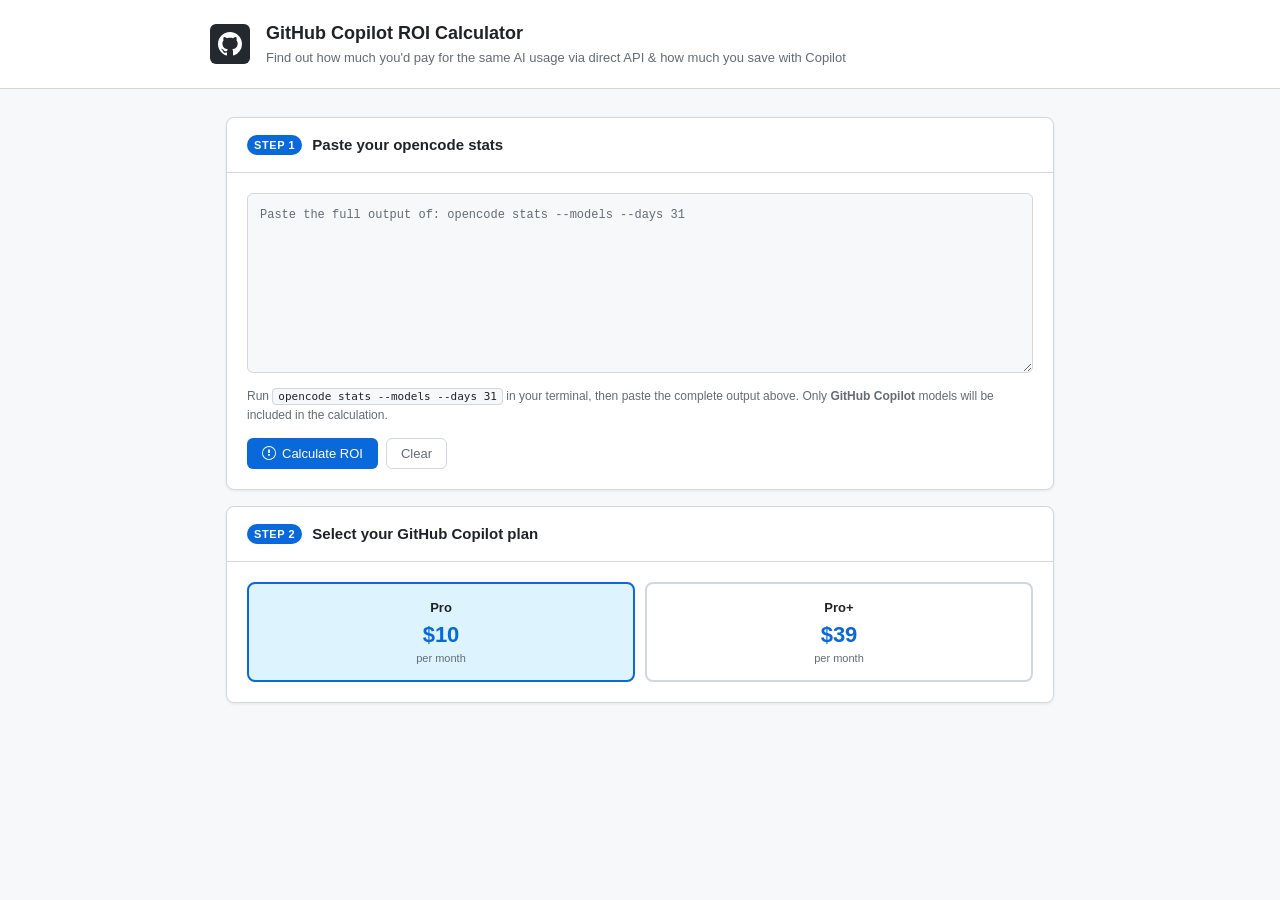
<file: opencode-copilot-roi/index.html>
<!DOCTYPE html>
<html lang="en">
<head>
  <meta charset="UTF-8" />
  <meta name="viewport" content="width=device-width, initial-scale=1.0" />
  <title>GitHub Copilot ROI Calculator</title>
  <style>
    :root {
      --bg: #f6f8fa;
      --surface: #ffffff;
      --border: #d0d7de;
      --text: #1f2328;
      --muted: #636c76;
      --accent: #0969da;
      --accent-bg: #ddf4ff;
      --accent-border: #54aeff;
      --success: #1a7f37;
      --success-bg: #dcffe4;
      --success-border: #4ac26b;
      --warn: #9a6700;
      --warn-bg: #fff8c5;
      --warn-border: #d4a72c;
      --danger: #cf222e;
      --danger-bg: #fff0ed;
      --danger-border: #ffcecb;
      --radius: 8px;
      --radius-sm: 6px;
      --shadow: 0 1px 3px rgba(31,35,40,0.08);
    }

    *, *::before, *::after { box-sizing: border-box; margin: 0; padding: 0; }

    body {
      font-family: -apple-system, BlinkMacSystemFont, "Segoe UI", Helvetica, Arial, sans-serif;
      font-size: 14px;
      line-height: 1.5;
      color: var(--text);
      background: var(--bg);
      min-height: 100vh;
    }

    /* ── Header ─────────────────────────────────────────── */
    header {
      background: var(--surface);
      border-bottom: 1px solid var(--border);
      padding: 20px 24px;
    }
    .header-inner {
      max-width: 860px;
      margin: 0 auto;
      display: flex;
      align-items: center;
      gap: 16px;
    }
    .header-icon {
      width: 40px;
      height: 40px;
      background: #24292f;
      border-radius: var(--radius-sm);
      display: flex;
      align-items: center;
      justify-content: center;
      flex-shrink: 0;
    }
    .header-icon svg { display: block; }
    header h1 { font-size: 18px; font-weight: 600; }
    header p { color: var(--muted); font-size: 13px; margin-top: 1px; }

    /* ── Layout ──────────────────────────────────────────── */
    main {
      max-width: 860px;
      margin: 28px auto;
      padding: 0 16px 48px;
      display: flex;
      flex-direction: column;
      gap: 16px;
    }

    /* ── Card ────────────────────────────────────────────── */
    .card {
      background: var(--surface);
      border: 1px solid var(--border);
      border-radius: var(--radius);
      box-shadow: var(--shadow);
      overflow: hidden;
    }
    .card-header {
      padding: 16px 20px;
      border-bottom: 1px solid var(--border);
      display: flex;
      align-items: center;
      gap: 10px;
    }
    .card-step {
      font-size: 11px;
      font-weight: 600;
      text-transform: uppercase;
      letter-spacing: 0.6px;
      color: var(--surface);
      background: var(--accent);
      padding: 2px 7px;
      border-radius: 20px;
    }
    .card-header h2 { font-size: 15px; font-weight: 600; }
    .card-body { padding: 20px; }

    /* ── Textarea ────────────────────────────────────────── */
    .textarea-wrap { position: relative; }
    textarea {
      width: 100%;
      min-height: 180px;
      font-family: "SFMono-Regular", Consolas, "Liberation Mono", Menlo, monospace;
      font-size: 12px;
      line-height: 1.5;
      padding: 12px;
      border: 1px solid var(--border);
      border-radius: var(--radius-sm);
      background: var(--bg);
      color: var(--text);
      resize: vertical;
      outline: none;
      transition: border-color 0.15s, box-shadow 0.15s;
    }
    textarea:focus {
      border-color: var(--accent-border);
      box-shadow: 0 0 0 3px rgba(9,105,218,0.15);
      background: var(--surface);
    }
    textarea::placeholder { color: var(--muted); }

    .hint {
      font-size: 12px;
      color: var(--muted);
      margin-top: 8px;
    }
    .hint code {
      font-family: "SFMono-Regular", Consolas, monospace;
      font-size: 11px;
      background: var(--bg);
      border: 1px solid var(--border);
      border-radius: 4px;
      padding: 1px 5px;
      color: var(--text);
    }

    .actions { display: flex; gap: 8px; margin-top: 14px; }

    /* ── Buttons ─────────────────────────────────────────── */
    button {
      display: inline-flex;
      align-items: center;
      gap: 6px;
      padding: 7px 14px;
      font-size: 13px;
      font-weight: 500;
      border-radius: var(--radius-sm);
      border: 1px solid transparent;
      cursor: pointer;
      transition: background 0.12s, border-color 0.12s, box-shadow 0.12s;
      white-space: nowrap;
    }
    .btn-primary {
      background: var(--accent);
      color: #fff;
      border-color: rgba(9,105,218,0.8);
    }
    .btn-primary:hover { background: #0860ca; }
    .btn-primary:active { background: #0757ba; }
    .btn-ghost {
      background: transparent;
      color: var(--muted);
      border-color: var(--border);
    }
    .btn-ghost:hover { background: var(--bg); color: var(--text); }

    /* ── Error ───────────────────────────────────────────── */
    .error-box {
      display: none;
      margin-top: 12px;
      background: var(--danger-bg);
      border: 1px solid var(--danger-border);
      border-radius: var(--radius-sm);
      padding: 10px 14px;
      font-size: 13px;
      color: var(--danger);
    }

    /* ── Plan grid ───────────────────────────────────────── */
    .plan-grid {
      display: grid;
      grid-template-columns: repeat(auto-fit, minmax(140px, 1fr));
      gap: 10px;
    }
    .plan-card {
      border: 2px solid var(--border);
      border-radius: var(--radius);
      padding: 14px 12px;
      cursor: pointer;
      text-align: center;
      transition: border-color 0.12s, background 0.12s;
      user-select: none;
    }
    .plan-card:hover {
      border-color: var(--accent-border);
      background: var(--accent-bg);
    }
    .plan-card.selected {
      border-color: var(--accent);
      background: var(--accent-bg);
    }
    .plan-name { font-size: 13px; font-weight: 600; }
    .plan-price {
      font-size: 22px;
      font-weight: 700;
      color: var(--accent);
      line-height: 1.2;
      margin-top: 4px;
    }
    .plan-price-small { font-size: 14px; font-weight: 500; }
    .plan-period { font-size: 11px; color: var(--muted); margin-top: 2px; }

    /* ── Results section ─────────────────────────────────── */
    .results-hidden { display: none; }

    /* Summary pills */
    .summary-row {
      display: flex;
      gap: 10px;
      flex-wrap: wrap;
      margin-bottom: 20px;
    }
    .summary-pill {
      flex: 1;
      min-width: 140px;
      background: var(--bg);
      border: 1px solid var(--border);
      border-radius: var(--radius-sm);
      padding: 12px 14px;
    }
    .pill-label { font-size: 11px; color: var(--muted); text-transform: uppercase; letter-spacing: 0.4px; font-weight: 600; }
    .pill-value { font-size: 20px; font-weight: 700; margin-top: 2px; font-variant-numeric: tabular-nums; }

    /* Table */
    .table-wrap { overflow-x: auto; }
    table { width: 100%; border-collapse: collapse; font-size: 13px; }
    thead th {
      text-align: left;
      font-size: 11px;
      font-weight: 600;
      text-transform: uppercase;
      letter-spacing: 0.4px;
      color: var(--muted);
      padding: 8px 12px;
      border-bottom: 2px solid var(--border);
      white-space: nowrap;
    }
    thead th:not(:first-child) { text-align: right; }
    tbody td {
      padding: 10px 12px;
      border-bottom: 1px solid var(--border);
      font-variant-numeric: tabular-nums;
    }
    tbody td:not(:first-child) { text-align: right; }
    tbody tr:last-child td { border-bottom: none; }
    tbody tr:hover { background: var(--bg); }
    tfoot td {
      padding: 10px 12px;
      font-weight: 600;
      border-top: 2px solid var(--border);
      font-variant-numeric: tabular-nums;
    }
    tfoot td:not(:first-child) { text-align: right; }
    .model-name-cell {
      font-family: "SFMono-Regular", Consolas, monospace;
      font-size: 12px;
      color: var(--text);
    }
    .provider-badge {
      display: inline-block;
      font-size: 10px;
      background: var(--bg);
      border: 1px solid var(--border);
      border-radius: 4px;
      padding: 1px 5px;
      color: var(--muted);
      margin-right: 6px;
      font-family: inherit;
      vertical-align: middle;
    }

    .pricing-note {
      margin-top: 12px;
      font-size: 11px;
      color: var(--muted);
      display: flex;
      align-items: center;
      gap: 5px;
    }
    .pricing-note svg { flex-shrink: 0; }

    /* ── Savings box ─────────────────────────────────────── */
    .savings-box {
      border-radius: var(--radius);
      padding: 32px 24px;
      text-align: center;
    }
    .savings-box.positive {
      background: var(--success-bg);
      border: 1px solid var(--success-border);
    }
    .savings-box.neutral {
      background: var(--warn-bg);
      border: 1px solid var(--warn-border);
    }
    .savings-amount {
      font-size: 52px;
      font-weight: 800;
      line-height: 1;
      font-variant-numeric: tabular-nums;
      letter-spacing: -1px;
    }
    .savings-box.positive .savings-amount { color: var(--success); }
    .savings-box.neutral .savings-amount { color: var(--warn); }
    .savings-label {
      font-size: 16px;
      color: var(--muted);
      margin-top: 10px;
    }
    .savings-breakdown {
      margin-top: 20px;
      display: flex;
      gap: 0;
      justify-content: center;
      flex-wrap: wrap;
      font-size: 13px;
    }
    .breakdown-item {
      padding: 8px 20px;
      border-right: 1px solid rgba(0,0,0,0.1);
    }
    .breakdown-item:last-child { border-right: none; }
    .breakdown-item-label { color: var(--muted); font-size: 11px; text-transform: uppercase; letter-spacing: 0.4px; }
    .breakdown-item-value { font-size: 16px; font-weight: 700; margin-top: 2px; }
    .savings-box.positive .breakdown-item-value { color: var(--success); }
    .savings-box.neutral .breakdown-item-value { color: var(--warn); }
    .multiplier-badge {
      display: inline-block;
      margin-top: 16px;
      background: rgba(26,127,55,0.12);
      color: var(--success);
      font-size: 13px;
      font-weight: 600;
      padding: 4px 14px;
      border-radius: 20px;
    }
    .savings-box.neutral .multiplier-badge {
      background: rgba(154,103,0,0.12);
      color: var(--warn);
    }

    /* ── Responsive ──────────────────────────────────────── */
    @media (max-width: 600px) {
      .summary-row { flex-direction: column; }
      .savings-amount { font-size: 40px; }
      .savings-breakdown { flex-direction: column; align-items: center; }
      .breakdown-item { border-right: none; border-bottom: 1px solid rgba(0,0,0,0.1); padding: 8px 0; }
      .breakdown-item:last-child { border-bottom: none; }
    }
  </style>
</head>
<body>

<header>
  <div class="header-inner">
    <div class="header-icon">
      <svg width="24" height="24" viewBox="0 0 16 16" fill="#fff">
        <path d="M8 0C3.58 0 0 3.58 0 8c0 3.54 2.29 6.53 5.47 7.59.4.07.55-.17.55-.38 0-.19-.01-.82-.01-1.49-2.01.37-2.53-.49-2.69-.94-.09-.23-.48-.94-.82-1.13-.28-.15-.68-.52-.01-.53.63-.01 1.08.58 1.23.82.72 1.21 1.87.87 2.33.66.07-.52.28-.87.51-1.07-1.78-.2-3.64-.89-3.64-3.95 0-.87.31-1.59.82-2.15-.08-.2-.36-1.02.08-2.12 0 0 .67-.21 2.2.82.64-.18 1.32-.27 2-.27.68 0 1.36.09 2 .27 1.53-1.04 2.2-.82 2.2-.82.44 1.1.16 1.92.08 2.12.51.56.82 1.27.82 2.15 0 3.07-1.87 3.75-3.65 3.95.29.25.54.73.54 1.48 0 1.07-.01 1.93-.01 2.2 0 .21.15.46.55.38A8.013 8.013 0 0016 8c0-4.42-3.58-8-8-8z"/>
      </svg>
    </div>
    <div>
      <h1>GitHub Copilot ROI Calculator</h1>
      <p>Find out how much you'd pay for the same AI usage via direct API &amp; how much you save with Copilot</p>
    </div>
  </div>
</header>

<main>

  <!-- Step 1: Paste stats -->
  <div class="card">
    <div class="card-header">
      <span class="card-step">Step 1</span>
      <h2>Paste your opencode stats</h2>
    </div>
    <div class="card-body">
      <textarea
        id="statsInput"
        spellcheck="false"
        placeholder="Paste the full output of: opencode stats --models --days 31"
      ></textarea>
      <p class="hint">
        Run <code>opencode stats --models --days 31</code> in your terminal, then paste the complete output above.
        Only <strong>GitHub Copilot</strong> models will be included in the calculation.
      </p>
      <div class="actions">
        <button class="btn-primary" onclick="calculate()">
          <svg width="14" height="14" viewBox="0 0 16 16" fill="currentColor"><path d="M8 1a7 7 0 100 14A7 7 0 008 1zM0 8a8 8 0 1116 0A8 8 0 010 8zm9 3H7v-2h2v2zm0-3H7V4h2v4z" clip-rule="evenodd" fill-rule="evenodd"/></svg>
          Calculate ROI
        </button>
        <button class="btn-ghost" onclick="clearAll()">Clear</button>
      </div>
      <div class="error-box" id="errorBox"></div>
    </div>
  </div>

  <!-- Step 2: Plan selector -->
  <div class="card">
    <div class="card-header">
      <span class="card-step">Step 2</span>
      <h2>Select your GitHub Copilot plan</h2>
    </div>
    <div class="card-body">
      <div class="plan-grid" id="planGrid"></div>
    </div>
  </div>

  <!-- Results -->
  <div class="card results-hidden" id="resultsCard">
    <div class="card-header">
      <h2>Model Breakdown</h2>
    </div>
    <div class="card-body">
      <div class="summary-row" id="summaryRow"></div>
      <div class="table-wrap">
        <table>
          <thead>
            <tr>
              <th>Model</th>
              <th>Input Tokens</th>
              <th>Output Tokens</th>
              <th>Equivalent API Cost</th>
            </tr>
          </thead>
          <tbody id="modelsBody"></tbody>
          <tfoot id="modelsFoot"></tfoot>
        </table>
      </div>
      <p class="pricing-note">
        <svg width="12" height="12" viewBox="0 0 16 16" fill="var(--muted)"><path d="M8 1.5a6.5 6.5 0 100 13 6.5 6.5 0 000-13zM0 8a8 8 0 1116 0A8 8 0 010 8zm6.5-.25A.75.75 0 017.25 7h1a.75.75 0 01.75.75v2.75h.25a.75.75 0 010 1.5h-2a.75.75 0 010-1.5h.25v-2h-.25a.75.75 0 01-.75-.75zM8 6a1 1 0 110-2 1 1 0 010 2z"/></svg>
        Per-model pricing is applied where known. Unrecognised models fall back to Claude Sonnet 4.6 rates
        ($3.00&thinsp;/&thinsp;1M input · $15.00&thinsp;/&thinsp;1M output).
      </p>
    </div>
  </div>

  <!-- Savings -->
  <div class="card results-hidden" id="savingsCard">
    <div class="card-header">
      <h2>Your Savings</h2>
    </div>
    <div class="card-body">
      <div class="savings-box" id="savingsBox">
        <div class="savings-amount" id="savingsAmount"></div>
        <div class="savings-label" id="savingsLabel"></div>
        <div class="savings-breakdown" id="savingsBreakdown"></div>
        <div id="multiplierBadge"></div>
      </div>
    </div>
  </div>

</main>

<script>
  // ── Config ──────────────────────────────────────────────
  const PLANS = [
    { id: 'pro',      name: 'Pro',  price: 10, period: 'per month' },
    { id: 'pro_plus', name: 'Pro+', price: 39, period: 'per month' },
  ];

  // Prices in $ per million tokens.
  // Keyed by exact model ID (without provider prefix). Unknown models fall back to default.
  const MODEL_PRICING = {
    'github-copilot/claude-haiku-4.5':        { inputPerM:  1.00, outputPerM:  5.00 },
    'github-copilot/claude-opus-4.5':         { inputPerM:  5.00, outputPerM: 25.00 },
    'github-copilot/claude-opus-4.6':         { inputPerM:  5.00, outputPerM: 25.00 },
    'github-copilot/claude-opus-41':          { inputPerM: 15.00, outputPerM: 75.00 },
    'github-copilot/claude-sonnet-4':         { inputPerM:  3.00, outputPerM: 15.00 },
    'github-copilot/claude-sonnet-4.5':       { inputPerM:  3.00, outputPerM: 15.00 },
    'github-copilot/claude-sonnet-4.6':       { inputPerM:  3.00, outputPerM: 15.00 },
    'github-copilot/gemini-2.5-pro':          { inputPerM:  1.25, outputPerM: 10.00 },
    'github-copilot/gemini-3-flash-preview':  { inputPerM:  0.50, outputPerM:  3.00 },
    'github-copilot/gemini-3-pro-preview':    { inputPerM:  2.00, outputPerM: 12.00 },
    'github-copilot/gemini-3.1-pro-preview':  { inputPerM:  2.00, outputPerM: 12.00 },
    'github-copilot/gpt-4.1':                 { inputPerM:  2.00, outputPerM:  8.00 },
    'github-copilot/gpt-4o':                  { inputPerM:  2.50, outputPerM: 10.00 },
    'github-copilot/gpt-5':                   { inputPerM:  1.25, outputPerM: 10.00 },
    'github-copilot/gpt-5-mini':              { inputPerM:  0.25, outputPerM:  2.00 },
    'github-copilot/gpt-5.1':                 { inputPerM:  1.25, outputPerM: 10.00 },
    'github-copilot/gpt-5.1-codex':           { inputPerM:  1.25, outputPerM: 10.00 },
    'github-copilot/gpt-5.1-codex-max':       { inputPerM:  1.25, outputPerM: 10.00 },
    'github-copilot/gpt-5.1-codex-mini':      { inputPerM:  0.25, outputPerM:  2.00 },
    'github-copilot/gpt-5.2':                 { inputPerM:  1.75, outputPerM: 14.00 },
    'github-copilot/gpt-5.2-codex':           { inputPerM:  1.75, outputPerM: 14.00 },
    'github-copilot/gpt-5.3-codex':           { inputPerM:  1.75, outputPerM: 14.00 },
    'github-copilot/gpt-5.4':                 { inputPerM:  2.50, outputPerM: 15.00 },
    'github-copilot/grok-code-fast-1':        { inputPerM:  0.20, outputPerM:  1.50 },
    // Fallback for any unrecognised model
    default:                                  { inputPerM:  3.00, outputPerM: 15.00 },
  };

  // ── State ───────────────────────────────────────────────
  let selectedPlanId = 'pro';
  let lastTotalApiCost = null;

  // ── Helpers ─────────────────────────────────────────────
  function getPricing(modelName) {
    return MODEL_PRICING[modelName] ?? MODEL_PRICING.default;
  }

  function parseTokens(raw) {
    if (!raw) return 0;
    const s = raw.trim().replace(/,/g, '');
    const n = parseFloat(s);
    if (isNaN(n)) return 0;
    if (s.endsWith('B')) return n * 1e9;
    if (s.endsWith('M')) return n * 1e6;
    if (s.endsWith('K')) return n * 1e3;
    return n;
  }

  function fmtTokens(n) {
    if (n >= 1e9) return (n / 1e9).toFixed(2) + 'B';
    if (n >= 1e6) return (n / 1e6).toFixed(2) + 'M';
    if (n >= 1e3) return (n / 1e3).toFixed(1) + 'K';
    return n.toLocaleString();
  }

  function fmtMoney(n) {
    if (n === 0) return '$0.00';
    if (n < 0.005) return '<$0.01';
    return '$' + n.toFixed(2);
  }

  function fmtSavings(n) {
    return '$' + Math.abs(n).toFixed(2);
  }

  // ── Parser ───────────────────────────────────────────────
  function parseStats(text) {
    const lines = text.split('\n');
    const models = [];
    let inSection = false;
    let current = null;

    for (const line of lines) {
      if (line.includes('MODEL USAGE')) { inSection = true; continue; }
      if (!inSection) continue;
      if (line.includes('TOOL USAGE')) break;

      // Model name line: │ provider/model-name ...
      // Match any provider/model path (1+ slash-separated segments) so multi-segment
    // providers like openrouter/moonshotai/kimi-k2.5 are correctly detected as
    // model boundaries even though we only keep github-copilot/* models.
    const nameMatch = line.match(/[│|]\s+([\w][\w.-]*(?:\/[\w][\w.\-]*)+)\s/);
      if (nameMatch) {
        if (current) models.push(current);
        current = { name: nameMatch[1], inputTokens: 0, outputTokens: 0 };
        continue;
      }

      if (!current) continue;

      const inputMatch  = line.match(/Input Tokens\s+([\d.]+[KMBkmb]?)\s*[│|]/);
      const outputMatch = line.match(/Output Tokens\s+([\d.]+[KMBkmb]?)\s*[│|]/);
      if (inputMatch)  current.inputTokens  = parseTokens(inputMatch[1]);
      if (outputMatch) current.outputTokens = parseTokens(outputMatch[1]);
    }

    if (current) models.push(current);
    return models;
  }

  // ── Calculate ────────────────────────────────────────────
  function calculate() {
    const raw = document.getElementById('statsInput').value;
    const errorBox = document.getElementById('errorBox');
    errorBox.style.display = 'none';

    if (!raw.trim()) {
      showError('Please paste the output of: opencode stats --models --days 31');
      return;
    }

    const all = parseStats(raw);
    if (all.length === 0) {
      showError('No model usage data found. Paste the complete output including the MODEL USAGE section.');
      return;
    }

    const copilot = all.filter(m => m.name.startsWith('github-copilot/'));
    if (copilot.length === 0) {
      showError(
        'No GitHub Copilot models found in the output. ' +
        'Make sure your opencode sessions use github-copilot/* models.'
      );
      return;
    }

    const models = copilot.map(m => {
      const p = getPricing(m.name);
      const inputCost  = (m.inputTokens  / 1e6) * p.inputPerM;
      const outputCost = (m.outputTokens / 1e6) * p.outputPerM;
      return { ...m, inputCost, outputCost, totalCost: inputCost + outputCost };
    });

    renderResults(models);
  }

  function renderResults(models) {
    const totalInput  = models.reduce((s, m) => s + m.inputTokens,  0);
    const totalOutput = models.reduce((s, m) => s + m.outputTokens, 0);
    const totalCost   = models.reduce((s, m) => s + m.totalCost,    0);
    lastTotalApiCost  = totalCost;

    // Summary pills
    document.getElementById('summaryRow').innerHTML = [
      { label: 'Copilot Models', value: models.length },
      { label: 'Total Input',    value: fmtTokens(totalInput) },
      { label: 'Total Output',   value: fmtTokens(totalOutput) },
      { label: 'API Equivalent', value: fmtMoney(totalCost) },
    ].map(s => `
      <div class="summary-pill">
        <div class="pill-label">${s.label}</div>
        <div class="pill-value">${s.value}</div>
      </div>
    `).join('');

    // Table rows
    document.getElementById('modelsBody').innerHTML = models.map(m => {
      const shortName = m.name.replace('github-copilot/', '');
      return `
        <tr>
          <td class="model-name-cell">
            <span class="provider-badge">copilot</span>${shortName}
          </td>
          <td>${fmtTokens(m.inputTokens)}</td>
          <td>${fmtTokens(m.outputTokens)}</td>
          <td>${fmtMoney(m.totalCost)}</td>
        </tr>
      `;
    }).join('');

    // Total row
    document.getElementById('modelsFoot').innerHTML = `
      <tr>
        <td>Total (${models.length} model${models.length !== 1 ? 's' : ''})</td>
        <td>${fmtTokens(totalInput)}</td>
        <td>${fmtTokens(totalOutput)}</td>
        <td>${fmtMoney(totalCost)}</td>
      </tr>
    `;

    document.getElementById('resultsCard').classList.remove('results-hidden');
    document.getElementById('savingsCard').classList.remove('results-hidden');

    renderSavings();

    document.getElementById('resultsCard').scrollIntoView({ behavior: 'smooth', block: 'start' });
  }

  function renderSavings() {
    if (lastTotalApiCost === null) return;

    const plan     = PLANS.find(p => p.id === selectedPlanId) || PLANS[1];
    const apiCost  = lastTotalApiCost;
    const planCost = plan.price;
    const savings  = apiCost - planCost;
    const positive = savings >= 0;

    const box       = document.getElementById('savingsBox');
    const amountEl  = document.getElementById('savingsAmount');
    const labelEl   = document.getElementById('savingsLabel');
    const breakEl   = document.getElementById('savingsBreakdown');
    const badgeEl   = document.getElementById('multiplierBadge');

    box.className = 'savings-box ' + (positive ? 'positive' : 'neutral');
    amountEl.textContent = fmtSavings(savings);

    if (positive) {
      labelEl.textContent = `saved this month with Copilot ${plan.name}`;
    } else {
      labelEl.textContent = `more than equivalent API costs on Copilot ${plan.name}`;
    }

    breakEl.innerHTML = [
      { label: 'API Equivalent', value: fmtMoney(apiCost) },
      { label: `Copilot ${plan.name}`, value: planCost === 0 ? 'Free' : fmtMoney(planCost) + '/mo' },
      { label: 'You saved', value: positive ? fmtSavings(savings) : '—' },
    ].map(item => `
      <div class="breakdown-item">
        <div class="breakdown-item-label">${item.label}</div>
        <div class="breakdown-item-value">${item.value}</div>
      </div>
    `).join('');

    // Value multiplier badge
    if (apiCost > 0) {
      const mult = (apiCost / planCost).toFixed(1);
      badgeEl.innerHTML = `<div class="multiplier-badge">${mult}× value vs. paying per API call</div>`;
    } else {
      badgeEl.innerHTML = '';
    }
  }

  // ── Error ────────────────────────────────────────────────
  function showError(msg) {
    const box = document.getElementById('errorBox');
    box.textContent = msg;
    box.style.display = 'block';
  }

  // ── Clear ────────────────────────────────────────────────
  function clearAll() {
    document.getElementById('statsInput').value = '';
    document.getElementById('errorBox').style.display = 'none';
    document.getElementById('resultsCard').classList.add('results-hidden');
    document.getElementById('savingsCard').classList.add('results-hidden');
    lastTotalApiCost = null;
  }

  // ── Plan grid ────────────────────────────────────────────
  function selectPlan(id) {
    selectedPlanId = id;
    renderPlanGrid();
    renderSavings();
  }

  function renderPlanGrid() {
    document.getElementById('planGrid').innerHTML = PLANS.map(plan => `
      <div
        class="plan-card${plan.id === selectedPlanId ? ' selected' : ''}"
        onclick="selectPlan('${plan.id}')"
        role="radio"
        aria-checked="${plan.id === selectedPlanId}"
        tabindex="0"
        onkeydown="if(event.key==='Enter'||event.key===' ')selectPlan('${plan.id}')"
      >
        <div class="plan-name">${plan.name}</div>
        <div class="plan-price">
          ${plan.price === 0
            ? '<span>Free</span>'
            : `<span>$${plan.price}</span><span class="plan-price-small"></span>`
          }
        </div>
        <div class="plan-period">${plan.period || '&nbsp;'}</div>
      </div>
    `).join('');
  }

  // Init
  renderPlanGrid();
</script>
</body>
</html>
</file>
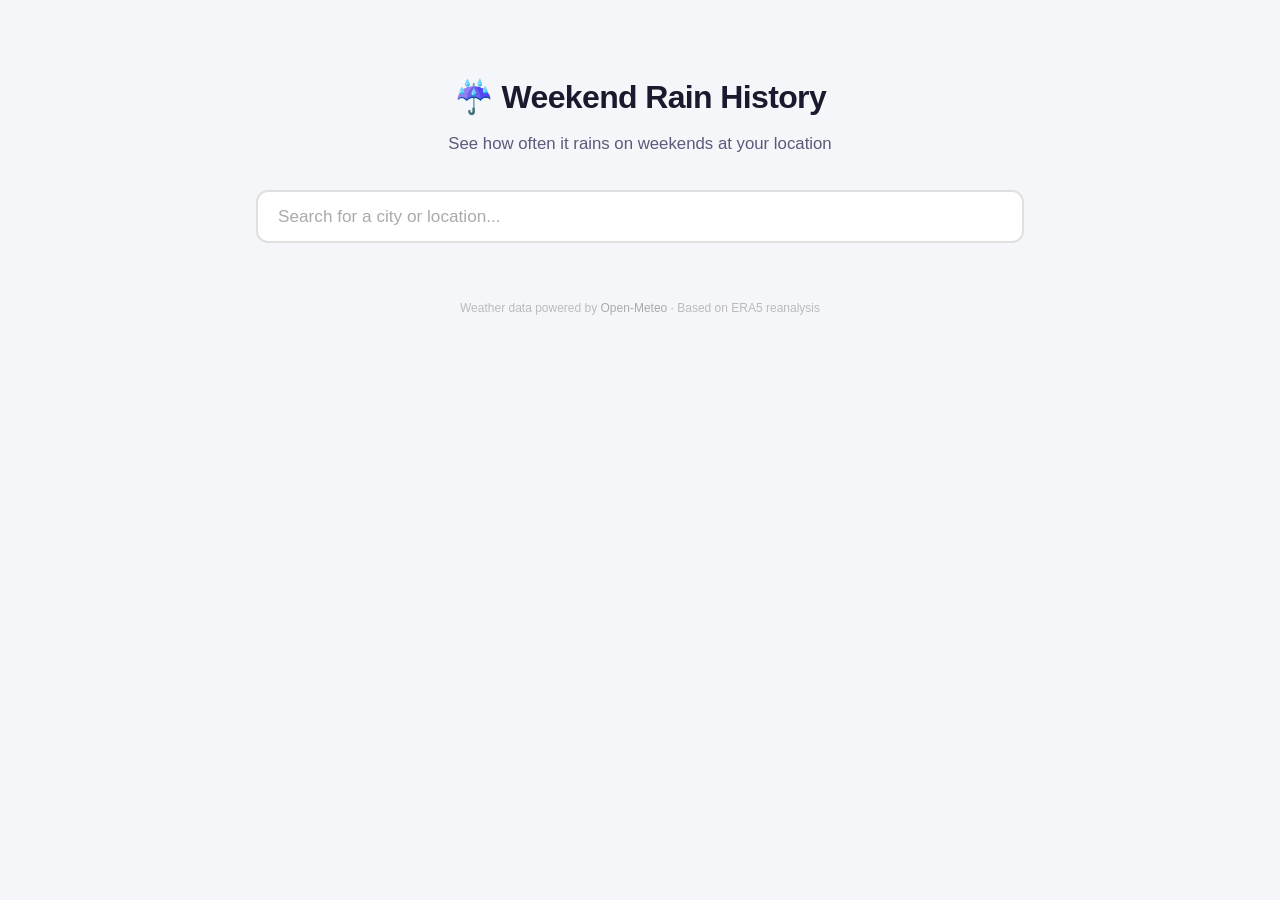
<file: sunny-days/index.html>
<!DOCTYPE html>
<html lang="en">
<head>
<meta charset="UTF-8">
<meta name="viewport" content="width=device-width, initial-scale=1.0">
<title>Weekend Rain History</title>
<style>
:root {
  --bg: #f4f6f9;
  --card-bg: #ffffff;
  --text: #1a1a2e;
  --text-secondary: #5a5a7a;
  --accent: #2e7d32;
  --accent-light: #e8f5e9;
  --blue: #1565c0;
  --blue-light: #e3f2fd;
  --warning: #e65100;
  --warning-light: #fff3e0;
  --border: #e0e0e0;
  --shadow: 0 2px 8px rgba(0,0,0,0.08);
  --shadow-lg: 0 4px 24px rgba(0,0,0,0.12);
  --radius: 12px;
  --radius-sm: 8px;
  --transition: 0.2s ease;
  --font: -apple-system, BlinkMacSystemFont, 'Segoe UI', Roboto, Oxygen, Ubuntu, sans-serif;
  --font-mono: 'SF Mono', 'Fira Code', 'Fira Mono', monospace;
}

*, *::before, *::after {
  box-sizing: border-box;
  margin: 0;
  padding: 0;
}

body {
  font-family: var(--font);
  background: var(--bg);
  color: var(--text);
  min-height: 100vh;
  line-height: 1.6;
  -webkit-font-smoothing: antialiased;
}

.container {
  max-width: 800px;
  margin: 0 auto;
  padding: 24px 16px 48px;
}

header {
  text-align: center;
  padding: 48px 0 32px;
}
header h1 {
  font-size: 2rem;
  font-weight: 700;
  letter-spacing: -0.02em;
  margin-bottom: 8px;
}
header p {
  color: var(--text-secondary);
  font-size: 1.05rem;
}

/* Search */
.search-section {
  position: relative;
  margin-bottom: 24px;
}
.search-wrapper {
  position: relative;
}
.search-input {
  width: 100%;
  padding: 14px 48px 14px 20px;
  font-size: 1.075rem;
  font-family: var(--font);
  border: 2px solid var(--border);
  border-radius: var(--radius);
  background: var(--card-bg);
  outline: none;
  transition: border-color var(--transition), box-shadow var(--transition);
}
.search-input:focus {
  border-color: var(--accent);
  box-shadow: 0 0 0 3px rgba(46,125,50,0.15);
}
.search-input::placeholder {
  color: #aaa;
}
.search-clear {
  position: absolute;
  right: 12px;
  top: 50%;
  transform: translateY(-50%);
  background: none;
  border: none;
  font-size: 1.3rem;
  color: #999;
  cursor: pointer;
  padding: 4px 8px;
  border-radius: 4px;
  display: none;
  line-height: 1;
}
.search-clear.visible {
  display: block;
}
.search-clear:hover {
  color: #555;
  background: #f0f0f0;
}

/* Autocomplete dropdown */
.autocomplete {
  position: absolute;
  top: calc(100% + 4px);
  left: 0;
  right: 0;
  background: var(--card-bg);
  border: 1px solid var(--border);
  border-radius: var(--radius);
  box-shadow: var(--shadow-lg);
  z-index: 100;
  max-height: 280px;
  overflow-y: auto;
  display: none;
}
.autocomplete.open {
  display: block;
}
.autocomplete-item {
  padding: 12px 20px;
  cursor: pointer;
  border-bottom: 1px solid #f5f5f5;
  display: flex;
  flex-direction: column;
  gap: 2px;
  transition: background var(--transition);
}
.autocomplete-item:last-child {
  border-bottom: none;
}
.autocomplete-item:hover,
.autocomplete-item.active {
  background: var(--accent-light);
}
.autocomplete-item .city-name {
  font-weight: 600;
  font-size: 0.95rem;
}
.autocomplete-item .city-detail {
  font-size: 0.8rem;
  color: var(--text-secondary);
}
.autocomplete-item .coords {
  font-size: 0.7rem;
  color: #aaa;
  font-family: var(--font-mono);
}

/* Loading */
.loading-section {
  display: none;
  text-align: center;
  padding: 48px 24px;
}
.loading-section.visible {
  display: block;
}
.spinner {
  width: 48px;
  height: 48px;
  border: 4px solid var(--border);
  border-top-color: var(--accent);
  border-radius: 50%;
  margin: 0 auto 20px;
  animation: spin 0.8s linear infinite;
}
@keyframes spin {
  to { transform: rotate(360deg); }
}
.loading-text {
  color: var(--text-secondary);
  font-size: 1rem;
  margin-bottom: 8px;
}
.loading-sub {
  color: #999;
  font-size: 0.85rem;
}

/* Error */
.error-section {
  display: none;
  padding: 20px 24px;
  background: #ffebee;
  border-radius: var(--radius);
  color: #c62828;
  margin-bottom: 24px;
}
.error-section.visible {
  display: block;
}

/* Results */
.results-section {
  display: none;
}
.results-section.visible {
  display: block;
}
.results-header {
  background: var(--card-bg);
  border-radius: var(--radius);
  padding: 24px;
  margin-bottom: 20px;
  box-shadow: var(--shadow);
  text-align: center;
}
.results-header h2 {
  font-size: 1.25rem;
  margin-bottom: 4px;
}
.results-header .location-name {
  color: var(--accent);
  font-weight: 700;
}
.results-header .summary {
  color: var(--text-secondary);
  margin-top: 4px;
}
.results-header .summary strong {
  color: var(--accent);
}

/* Month groups */
.month-group {
  margin-bottom: 20px;
}
.month-header {
  font-size: 1.05rem;
  font-weight: 700;
  color: var(--text-secondary);
  padding: 8px 0 8px 8px;
  border-bottom: 2px solid var(--border);
  margin-bottom: 12px;
  display: flex;
  align-items: center;
  gap: 10px;
}
.month-header .count-badge {
  background: var(--accent-light);
  color: var(--accent);
  font-size: 0.75rem;
  font-weight: 600;
  padding: 2px 10px;
  border-radius: 12px;
}
.day-grid {
  display: grid;
  grid-template-columns: repeat(auto-fill, minmax(220px, 1fr));
  gap: 10px;
}
.day-card {
  background: var(--card-bg);
  border-radius: var(--radius-sm);
  padding: 14px 16px;
  box-shadow: 0 1px 3px rgba(0,0,0,0.06);
  transition: box-shadow var(--transition), transform var(--transition);
  display: flex;
  align-items: center;
  gap: 12px;
}
.day-card:hover {
  box-shadow: var(--shadow);
  transform: translateY(-1px);
}
.day-number {
  font-size: 1.6rem;
  font-weight: 700;
  color: var(--accent);
  min-width: 42px;
  text-align: center;
  line-height: 1;
}
.day-info {
  display: flex;
  flex-direction: column;
  gap: 2px;
}
.day-info .month-label {
  font-size: 0.7rem;
  color: var(--text-secondary);
  text-transform: uppercase;
  letter-spacing: 0.04em;
  font-weight: 600;
}
.weekday-row {
  display: flex;
  gap: 12px;
  font-size: 0.85rem;
}
.weekday-item {
  display: flex;
  flex-direction: column;
  line-height: 1.2;
}
.weekday-label {
  font-size: 0.65rem;
  color: #aaa;
  text-transform: uppercase;
  letter-spacing: 0.03em;
}
.weekday-name {
  font-weight: 600;
  font-size: 0.85rem;
}
.weekday-name.weekend {
  color: var(--warning);
}
.weekday-name.na {
  color: #ccc;
  font-style: italic;
}

/* Consecutive rain-free years badge */
.consecutive-badge {
  align-self: flex-start;
  display: inline-block;
  font-size: 0.6rem;
  font-weight: 700;
  padding: 2px 7px;
  border-radius: 6px;
  letter-spacing: 0.02em;
  line-height: 1.3;
  margin-top: 4px;
}
.consecutive-badge.score0 {
  background: var(--accent-light);
  color: var(--accent);
}
.consecutive-badge.score1 {
  background: var(--accent-light);
  color: var(--accent);
}
.consecutive-badge.score2 {
  background: #fff8e1;
  color: #f9a825;
}
.consecutive-badge.score3 {
  background: var(--warning-light);
  color: var(--warning);
}
.consecutive-badge.score4 {
  background: #fbe9e7;
  color: #d84315;
}
.consecutive-badge.score5 {
  background: #ffcdd2;
  color: #b71c1c;
}

/* Tooltip */
.tooltip {
  position: fixed;
  z-index: 999;
  background: var(--card-bg);
  border: 1px solid var(--border);
  border-radius: var(--radius-sm);
  box-shadow: 0 4px 20px rgba(0,0,0,0.15);
  padding: 12px 16px;
  min-width: 200px;
  max-width: 280px;
  pointer-events: none;
  font-size: 0.8rem;
  line-height: 1.5;
}
.tooltip-title {
  font-weight: 700;
  font-size: 0.85rem;
  margin-bottom: 6px;
  color: var(--text);
}
.tooltip-table {
  width: 100%;
  border-collapse: collapse;
}
.tooltip-table td {
  padding: 2px 0;
  color: var(--text-secondary);
}
.tooltip-table td:nth-child(2) {
  text-align: right;
  font-family: var(--font-mono);
  font-size: 0.75rem;
  color: var(--text);
  padding-right: 8px;
}
.tooltip-table td:nth-child(3) {
  text-align: right;
  font-family: var(--font-mono);
  font-size: 0.7rem;
}
.tooltip-pts {
  color: var(--text-secondary);
}
.tooltip-total {
  margin-top: 6px;
  padding-top: 6px;
  border-top: 1px solid var(--border);
  font-weight: 700;
  font-size: 0.82rem;
  color: var(--text);
}

/* No results */
.no-results {
  text-align: center;
  padding: 48px 24px;
  background: var(--card-bg);
  border-radius: var(--radius);
  box-shadow: var(--shadow);
}
.no-results .icon {
  font-size: 3rem;
  margin-bottom: 12px;
}
.no-results h3 {
  font-size: 1.15rem;
  margin-bottom: 8px;
}
.no-results p {
  color: var(--text-secondary);
  font-size: 0.95rem;
}

/* Footer note */
.footnote {
  text-align: center;
  padding: 32px 0 16px;
  font-size: 0.75rem;
  color: #bbb;
}
.footnote a {
  color: #aaa;
  text-decoration: none;
}
.footnote a:hover {
  text-decoration: underline;
}

/* Mobile */
@media (max-width: 600px) {
  header {
    padding: 32px 0 20px;
  }
  header h1 {
    font-size: 1.5rem;
  }
  .day-grid {
    grid-template-columns: 1fr;
  }
  .day-card {
    padding: 12px 14px;
  }
  .container {
    padding: 8px 12px 32px;
  }
}
</style>
</head>
<body>

<div class="container">
  <header>
    <h1>&#x2614; Weekend Rain History</h1>
    <p>See how often it rains on weekends at your location</p>
  </header>

  <div class="search-section">
    <div class="search-wrapper">
      <input
        type="text"
        class="search-input"
        id="searchInput"
        placeholder="Search for a city or location..."
        autocomplete="off"
        spellcheck="false"
      >
      <button class="search-clear" id="searchClear" aria-label="Clear search">&times;</button>
      <div class="autocomplete" id="autocomplete"></div>
    </div>
  </div>

  <div class="loading-section" id="loadingSection">
    <div class="spinner"></div>
    <p class="loading-text">Fetching 5 years of historical weather data&hellip;</p>
    <p class="loading-sub" id="loadingSub">This may take a few seconds</p>
  </div>

  <div class="error-section" id="errorSection"></div>

  <div class="results-section" id="resultsSection">
    <div class="results-header" id="resultsHeader"></div>
    <div id="monthGroups"></div>
    <div id="tooltip" class="tooltip" style="display:none">
      <div id="tooltipContent"></div>
    </div>
    <div class="no-results" id="noResults" style="display:none">
      <div class="icon">&#x2600;</div>
      <h3>No weekend data available</h3>
      <p>Could not retrieve historical weather data for this location. Please try again.</p>
    </div>
  </div>

  <p class="footnote">
    Weather data powered by <a href="https://open-meteo.com/" target="_blank" rel="noopener">Open-Meteo</a>
    &middot; Based on ERA5 reanalysis
  </p>
</div>

<script>
(function() {
  'use strict';

  // ── DOM refs ──────────────────────────────────────────────
  const searchInput    = document.getElementById('searchInput');
  const searchClear    = document.getElementById('searchClear');
  const autocompleteEl = document.getElementById('autocomplete');
  const loadingSection = document.getElementById('loadingSection');
  const loadingSub     = document.getElementById('loadingSub');
  const errorSection   = document.getElementById('errorSection');
  const resultsSection = document.getElementById('resultsSection');
  const resultsHeader  = document.getElementById('resultsHeader');
  const monthGroups    = document.getElementById('monthGroups');
  const noResults      = document.getElementById('noResults');
  const tooltip        = document.getElementById('tooltip');
  const tooltipContent = document.getElementById('tooltipContent');

  // ── Constants ─────────────────────────────────────────────
  const WEEKDAYS  = ['Sunday','Monday','Tuesday','Wednesday','Thursday','Friday','Saturday'];
  const MONTHS    = ['January','February','March','April','May','June','July','August','September','October','November','December'];
  const CURRENT_YEAR = new Date().getFullYear();
  const NEXT_YEAR    = CURRENT_YEAR + 1;
  const HISTORY_YEARS = 5;
  const FIRST_YEAR = CURRENT_YEAR - HISTORY_YEARS;
  const LAST_YEAR  = CURRENT_YEAR - 1;

  let activeIndex = -1;
  let searchResults = [];
  let selectedLocation = null;

  // ── Helpers ───────────────────────────────────────────────

  function debounce(fn, delay) {
    let timer;
    return function(...args) {
      clearTimeout(timer);
      timer = setTimeout(() => fn.apply(this, args), delay);
    };
  }

  function showError(msg) {
    errorSection.textContent = msg;
    errorSection.classList.add('visible');
    resultsSection.classList.remove('visible');
  }

  function hideError() {
    errorSection.classList.remove('visible');
  }

  // ── Clear search ─────────────────────────────────────────
  searchInput.addEventListener('input', function() {
    searchClear.classList.toggle('visible', this.value.length > 0);
  });
  searchClear.addEventListener('click', function() {
    searchInput.value = '';
    searchClear.classList.remove('visible');
    autocompleteEl.classList.remove('open');
    searchResults = [];
    activeIndex = -1;
    searchInput.focus();
  });

  // ── Autocomplete ─────────────────────────────────────────
  async function fetchLocations(query) {
    if (query.length < 2) {
      autocompleteEl.classList.remove('open');
      searchResults = [];
      activeIndex = -1;
      return;
    }
    try {
      const url = 'https://geocoding-api.open-meteo.com/v1/search?name='
        + encodeURIComponent(query) + '&count=6&language=en&format=json';
      const resp = await fetch(url);
      if (!resp.ok) throw new Error('Geocoding API error');
      const data = await resp.json();
      searchResults = data.results || [];
      activeIndex = -1;
      renderAutocomplete();
    } catch (e) {
      searchResults = [];
      autocompleteEl.classList.remove('open');
    }
  }

  function renderAutocomplete() {
    autocompleteEl.innerHTML = '';
    if (searchResults.length === 0) {
      autocompleteEl.classList.remove('open');
      return;
    }
    autocompleteEl.classList.add('open');
    searchResults.forEach(function(loc, i) {
      const item = document.createElement('div');
      item.className = 'autocomplete-item';
      if (i === activeIndex) item.classList.add('active');
      const adminStr = [loc.admin1, loc.country].filter(Boolean).join(', ');

      item.innerHTML =
        '<span class="city-name">' + escapeHtml(loc.name) + '</span>' +
        (adminStr ? '<span class="city-detail">' + escapeHtml(adminStr) + '</span>' : '') +
        '<span class="coords">' + loc.latitude.toFixed(4) + ', ' + loc.longitude.toFixed(4) + '</span>';

      item.addEventListener('mousedown', function(e) {
        e.preventDefault();
        selectLocation(loc);
      });
      item.addEventListener('mouseenter', function() {
        setActive(i);
      });
      autocompleteEl.appendChild(item);
    });
  }

  function setActive(index) {
    activeIndex = index;
    var items = autocompleteEl.querySelectorAll('.autocomplete-item');
    items.forEach(function(el, i) { el.classList.toggle('active', i === index); });
  }

  function escapeHtml(str) {
    var div = document.createElement('div');
    div.textContent = str;
    return div.innerHTML;
  }

  function computeScore(mm) {
    if (mm === null || mm === undefined || mm <= 0) return 0;
    if (mm <= 3) return 0.25;
    if (mm <= 10) return 0.5;
    return 1.0;
  }

  function scoreClass(score) {
    if (score === 0) return 'score0';
    if (score <= 1) return 'score1';
    if (score <= 2) return 'score2';
    if (score <= 3) return 'score3';
    if (score <= 4) return 'score4';
    return 'score5';
  }

  function showTooltip(d, e) {
    var html = '<div class="tooltip-title">' + MONTHS[d.month - 1] + ' ' + d.day + ' (' + d.weekday + ')</div>';
    if (d.avgTemp !== null && d.avgTemp !== undefined) {
      html += '<div style="font-size:0.78rem;color:var(--text-secondary);margin-bottom:6px;">Avg High: ' + d.avgTemp.toFixed(1) + '\u00b0C</div>';
    }
    html += '<table class="tooltip-table">';
    html += '<thead><tr>' +
      '<th style="text-align:left;font-size:0.7rem;color:#aaa;">Year</th>' +
      '<th style="text-align:right;font-size:0.7rem;color:#aaa;">Rain</th>' +
      '<th style="text-align:right;font-size:0.7rem;color:#aaa;">Score</th>' +
      '</tr></thead><tbody>';
    d.rainYears.forEach(function(yr) {
      var mmStr = yr.mm !== null && yr.mm !== undefined ? yr.mm.toFixed(1) + ' mm' : '\u2014';
      var ptsStr = yr.mm !== null && yr.mm !== undefined ? yr.points.toFixed(2) : '\u2014';
      html += '<tr><td>' + yr.year + '</td><td>' + mmStr + '</td><td class="tooltip-pts">' + ptsStr + '</td></tr>';
    });
    html += '</tbody></table>';
    html += '<div class="tooltip-total">Total: ' + d.rainScore.toFixed(2) + ' / 5</div>';

    tooltipContent.innerHTML = html;
    tooltip.style.display = 'block';

    var cardRect = e.currentTarget.getBoundingClientRect();
    var left = cardRect.right + 10;
    var top = cardRect.top;

    if (left + 290 > window.innerWidth) {
      left = cardRect.left - 290 - 10;
    }
    if (top + 300 > window.innerHeight) {
      top = window.innerHeight - 310;
    }
    if (top < 10) top = 10;

    tooltip.style.left = left + 'px';
    tooltip.style.top = top + 'px';
  }

  function hideTooltip() {
    tooltip.style.display = 'none';
  }

  const debouncedSearch = debounce(function(query) {
    fetchLocations(query);
  }, 250);

  searchInput.addEventListener('input', function() {
    hideError();
    const query = this.value.trim();
    debouncedSearch(query);
  });

  // Keyboard nav for autocomplete
  searchInput.addEventListener('keydown', function(e) {
    if (!autocompleteEl.classList.contains('open')) return;

    if (e.key === 'ArrowDown') {
      e.preventDefault();
      activeIndex = Math.min(activeIndex + 1, searchResults.length - 1);
      setActive(activeIndex);
    } else if (e.key === 'ArrowUp') {
      e.preventDefault();
      activeIndex = Math.max(activeIndex - 1, -1);
      setActive(activeIndex);
    } else if (e.key === 'Enter') {
      if (activeIndex >= 0 && activeIndex < searchResults.length) {
        e.preventDefault();
        selectLocation(searchResults[activeIndex]);
      }
    } else if (e.key === 'Escape') {
      autocompleteEl.classList.remove('open');
      activeIndex = -1;
    }
  });

  // Close autocomplete on outside click
  document.addEventListener('click', function(e) {
    if (!searchInput.contains(e.target) && !autocompleteEl.contains(e.target)) {
      autocompleteEl.classList.remove('open');
      activeIndex = -1;
    }
  });

  // ── Select location & fetch data ─────────────────────────
  function selectLocation(loc) {
    selectedLocation = loc;
    searchInput.value = loc.name + ', ' + (loc.admin1 || '') + (loc.country ? ', ' + loc.country : '');
    searchClear.classList.add('visible');
    autocompleteEl.classList.remove('open');
    searchResults = [];
    activeIndex = -1;

    // Reset UI
    hideError();
    resultsSection.classList.remove('visible');
    noResults.style.display = 'none';
    monthGroups.innerHTML = '';

    // Show loading
    loadingSection.classList.add('visible');
    loadingSub.textContent = 'Fetching ' + FIRST_YEAR + '\u2013' + LAST_YEAR + ' precipitation data\u2026';

    fetchAndAnalyze(loc.latitude, loc.longitude, loc.name);
  }

  // ── Fetch & Analyze ──────────────────────────────────────
  async function fetchAndAnalyze(lat, lon, locName) {
    const controller = new AbortController();
    const timeout = setTimeout(function() { controller.abort(); }, 45000);

    try {
      const startDate = FIRST_YEAR + '-01-01';
      const endDate   = LAST_YEAR + '-12-31';

      const url = 'https://archive-api.open-meteo.com/v1/archive'
        + '?latitude=' + lat
        + '&longitude=' + lon
        + '&start_date=' + startDate
        + '&end_date=' + endDate
        + '&daily=precipitation_sum,apparent_temperature_max'
        + '&timezone=auto';

      const resp = await fetch(url, { signal: controller.signal });
      clearTimeout(timeout);
      if (!resp.ok) throw new Error('Weather API returned status ' + resp.status);

      const data = await resp.json();
      if (!data.daily || !data.daily.time || data.daily.time.length === 0) {
        throw new Error('No historical weather data available for this location.');
      }

      loadingSub.textContent = 'Analyzing ' + HISTORY_YEARS + ' years of precipitation data\u2026';

      // Process data – runs async via setTimeout to let loading subtext render
      await new Promise(function(r) { setTimeout(r, 80); });

      const weekendDays = processData(data.daily);

      loadingSection.classList.remove('visible');

      if (weekendDays.length === 0) {
        resultsSection.classList.add('visible');
        resultsHeader.innerHTML =
          '<h2>Results for <span class="location-name">' + escapeHtml(locName) + '</span></h2>' +
          '<p class="summary">Analyzed ' + HISTORY_YEARS + ' years of data (' + FIRST_YEAR + '\u2013' + LAST_YEAR + ')</p>';
        noResults.style.display = 'block';
        monthGroups.innerHTML = '';
      } else {
        renderResults(locName, weekendDays);
      }
    } catch (e) {
      clearTimeout(timeout);
      loadingSection.classList.remove('visible');
      if (e.name === 'AbortError') {
        showError('Request timed out after 45 seconds. The weather service may be busy. Please try again.');
      } else {
        showError(e.message || 'Failed to fetch weather data. Please try again.');
      }
      console.error(e);
    }
  }

  function processData(daily) {
    // Build map: "MM-DD" -> { years: { "2021": 0, "2022": 2.5, ... } }
    var dayStats = {};

    for (var i = 0; i < daily.time.length; i++) {
      var dateStr = daily.time[i];
      var year = dateStr.slice(0, 4);
      var mmdd = dateStr.slice(5);
      var precip = daily.precipitation_sum[i];
      var tempMax = daily.apparent_temperature_max[i];

      if (!dayStats[mmdd]) {
        dayStats[mmdd] = { years: {} };
      }
      dayStats[mmdd].years[year] = {
        precip: precip !== null && precip !== undefined ? precip : null,
        tempMax: tempMax !== null && tempMax !== undefined ? tempMax : null
      };
    }

    // Iterate over all days of NEXT_YEAR, keep only weekends
    var weekendDays = [];

    for (var month = 1; month <= 12; month++) {
      for (var day = 1; day <= 31; day++) {
        var d = new Date(NEXT_YEAR, month - 1, day);

        if (d.getMonth() !== month - 1) continue;

        if (d.getDay() !== 0 && d.getDay() !== 6) continue;

        var mm = (month < 10 ? '0' : '') + month;
        var dd = (day < 10 ? '0' : '') + day;
        var mmdd = mm + '-' + dd;

        var stats = dayStats[mmdd];
        if (!stats) continue;

        var totalScore = 0;
        var rainYears = [];
        var yearCount = 0;
        var tempSum = 0;
        var tempCount = 0;

        for (var y = FIRST_YEAR; y <= LAST_YEAR; y++) {
          var yrKey = String(y);
          var yrData = stats.years.hasOwnProperty(yrKey) ? stats.years[yrKey] : null;
          var yrVal = yrData ? yrData.precip : null;
          var yrTemp = yrData ? yrData.tempMax : null;
          var pts = computeScore(yrVal);
          totalScore += pts;
          rainYears.push({ year: y, mm: yrVal, points: pts });
          if (yrVal !== null && yrVal !== undefined) {
            yearCount++;
          }
          if (yrTemp !== null && yrTemp !== undefined) {
            tempSum += yrTemp;
            tempCount++;
          }
        }

        if (yearCount === 0) continue;

        var weekday = WEEKDAYS[d.getDay()];

        weekendDays.push({
          month: month,
          day: day,
          weekday: weekday,
          rainScore: totalScore,
          avgTemp: tempCount > 0 ? tempSum / tempCount : null,
          rainYears: rainYears
        });
      }
    }

    return weekendDays;
  }

  // ── Render results ───────────────────────────────────────
  function renderResults(locName, weekendDays) {
    resultsSection.classList.add('visible');
    noResults.style.display = 'none';

    resultsHeader.innerHTML =
      '<h2>Weekend Rain History for <span class="location-name">' + escapeHtml(locName) + '</span></h2>' +
      '<p class="summary"><strong>' + weekendDays.length + '</strong> weekend ' +
      (weekendDays.length === 1 ? 'day' : 'days') + ' analyzed for ' + NEXT_YEAR + '</p>' +
      '<p style="font-size:0.85rem;color:var(--text-secondary);margin-top:2px;">' +
      'Based on ' + HISTORY_YEARS + ' years of historical precipitation data (' + FIRST_YEAR + '\u2013' + LAST_YEAR + ')</p>' +
      '<div style="background:var(--card-bg);border:1px solid var(--border);border-radius:var(--radius-sm);padding:12px 16px;margin-top:12px;font-size:0.78rem;line-height:1.5;color:var(--text-secondary);text-align:left;">' +
      '<strong>Rain Score</strong> ranges from <strong style="color:var(--accent);">0</strong> (best) to <strong style="color:#b71c1c;">5</strong> (worst). ' +
      'Each of the ' + HISTORY_YEARS + ' historical years contributes:<br>' +
      '0\u00a0mm \u2192 0<br>' +
      '0.1\u20133\u00a0mm \u2192 0.25<br>' +
      '3\u201310\u00a0mm \u2192 0.5<br>' +
      '10+\u00a0mm \u2192 1.0<br>' +
      'Hover over any day for yearly details.</div>';

    // Group by month
    var grouped = {};
    weekendDays.forEach(function(d) {
      if (!grouped[d.month]) grouped[d.month] = [];
      grouped[d.month].push(d);
    });

    var html = '';
    for (var m = 1; m <= 12; m++) {
      if (!grouped[m]) continue;
      var days = grouped[m];
      html += '<div class="month-group">';
      html += '<div class="month-header">' + MONTHS[m - 1];
      html += '<span class="count-badge">' + days.length + ' ' + (days.length === 1 ? 'day' : 'days') + '</span>';
      html += '</div><div class="day-grid">';

      days.forEach(function(d) {
        var scCls = scoreClass(d.rainScore);
        html += '<div class="day-card" data-month="' + d.month + '" data-day="' + d.day + '">';
        html += '<div class="day-number">' + d.day + '</div>';
        html += '<div class="day-info">';
        html += '<span class="month-label">' + MONTHS[d.month - 1].slice(0, 3) + '</span>';
        html += '<span class="weekday-name">' + d.weekday + '</span>';
        html += '<span class="consecutive-badge ' + scCls + '">Score: ' + d.rainScore.toFixed(2) + ' / 5</span>';
        html += '</div>';
        html += '</div>';
      });

      html += '</div></div>';
    }

    monthGroups.innerHTML = html;

    var cards = monthGroups.querySelectorAll('.day-card');
    cards.forEach(function(card) {
      card.addEventListener('mouseenter', function(e) {
        var m = parseInt(this.getAttribute('data-month'), 10);
        var dy = parseInt(this.getAttribute('data-day'), 10);
        for (var k = 0; k < weekendDays.length; k++) {
          if (weekendDays[k].month === m && weekendDays[k].day === dy) {
            showTooltip(weekendDays[k], e);
            break;
          }
        }
      });
      card.addEventListener('mouseleave', hideTooltip);
    });

    resultsSection.scrollIntoView({ behavior: 'smooth', block: 'start' });
  }

})();
</script>
</body>
</html>
</file>
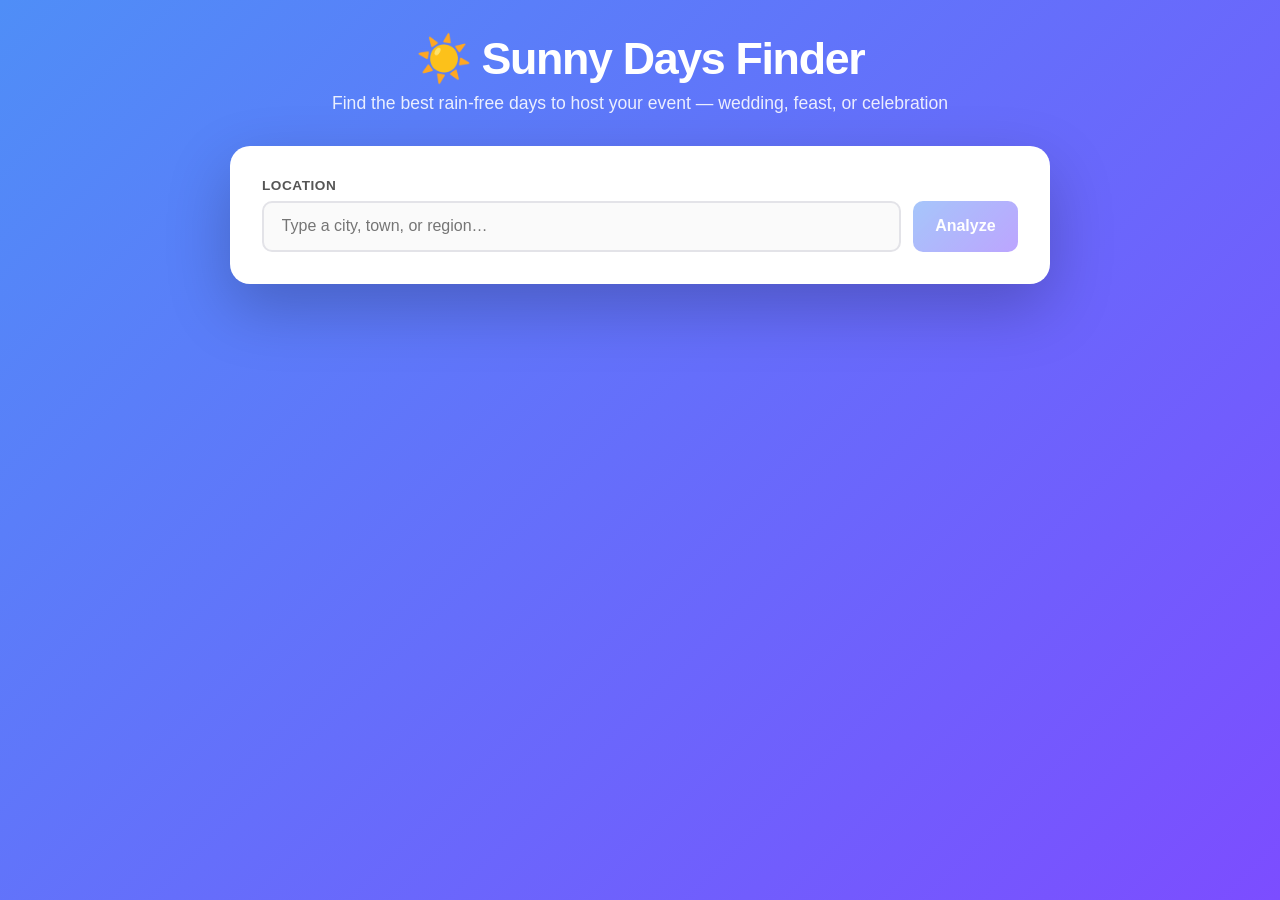
<file: sunny-days/claude-sonnet-4.6/index.html>
<!DOCTYPE html>
<html lang="en">
<head>
  <meta charset="UTF-8" />
  <meta name="viewport" content="width=device-width, initial-scale=1.0" />
  <title>Sunny Days Finder</title>
  <style>
    *, *::before, *::after { box-sizing: border-box; margin: 0; padding: 0; }

    body {
      font-family: -apple-system, BlinkMacSystemFont, 'Segoe UI', Roboto, sans-serif;
      background: linear-gradient(135deg, #4f8ef7 0%, #7c4dff 100%);
      min-height: 100vh;
      padding: 2rem 1rem 4rem;
      color: #1a1a2e;
    }

    .page {
      max-width: 820px;
      margin: 0 auto;
    }

    /* Header */
    .hero {
      text-align: center;
      color: #fff;
      margin-bottom: 2rem;
    }
    .hero h1 {
      font-size: clamp(1.8rem, 5vw, 2.8rem);
      font-weight: 800;
      letter-spacing: -0.03em;
      margin-bottom: 0.5rem;
    }
    .hero p {
      font-size: clamp(0.95rem, 2.5vw, 1.1rem);
      opacity: 0.88;
    }

    /* Card */
    .card {
      background: #fff;
      border-radius: 20px;
      padding: 2rem;
      box-shadow: 0 24px 64px rgba(0,0,0,0.22);
    }

    /* Search */
    .search-wrap {
      position: relative;
      margin-bottom: 0;
    }
    .search-label {
      display: block;
      font-size: 0.85rem;
      font-weight: 600;
      color: #555;
      margin-bottom: 0.5rem;
      letter-spacing: 0.04em;
      text-transform: uppercase;
    }
    .search-row {
      display: flex;
      gap: 0.75rem;
    }
    .search-input {
      flex: 1;
      padding: 0.9rem 1.1rem;
      font-size: 1rem;
      border: 2px solid #e3e3e8;
      border-radius: 10px;
      outline: none;
      transition: border-color 0.18s, box-shadow 0.18s;
      background: #fafafa;
      color: #1a1a2e;
    }
    .search-input:focus {
      border-color: #4f8ef7;
      box-shadow: 0 0 0 3px rgba(79, 142, 247, 0.15);
      background: #fff;
    }
    .search-btn {
      padding: 0.9rem 1.4rem;
      background: linear-gradient(135deg, #4f8ef7, #7c4dff);
      color: #fff;
      border: none;
      border-radius: 10px;
      font-size: 1rem;
      font-weight: 600;
      cursor: pointer;
      white-space: nowrap;
      transition: opacity 0.18s, transform 0.1s;
    }
    .search-btn:hover { opacity: 0.9; }
    .search-btn:active { transform: scale(0.97); }
    .search-btn:disabled { opacity: 0.5; cursor: not-allowed; }

    /* Autocomplete */
    .dropdown {
      display: none;
      position: absolute;
      top: calc(100% + 6px);
      left: 0;
      right: 0;
      background: #fff;
      border: 1px solid #e3e3e8;
      border-radius: 12px;
      box-shadow: 0 8px 32px rgba(0,0,0,0.12);
      z-index: 200;
      overflow: hidden;
    }
    .dropdown.open { display: block; }
    .dropdown-item {
      padding: 0.75rem 1.1rem;
      cursor: pointer;
      transition: background 0.1s;
      border-bottom: 1px solid #f0f0f0;
    }
    .dropdown-item:last-child { border-bottom: none; }
    .dropdown-item:hover, .dropdown-item.focused { background: #f4f6ff; }
    .dropdown-item .loc-name { font-weight: 600; font-size: 0.97rem; }
    .dropdown-item .loc-sub { font-size: 0.82rem; color: #777; margin-top: 1px; }

    /* Divider */
    .divider {
      height: 1px;
      background: #f0f0f0;
      margin: 1.75rem 0;
    }

    /* Loading */
    .loading { display: none; text-align: center; padding: 2.5rem 0; }
    .loading.on { display: block; }
    .spinner {
      width: 44px; height: 44px;
      border: 4px solid #eee;
      border-top-color: #4f8ef7;
      border-radius: 50%;
      animation: spin 0.75s linear infinite;
      margin: 0 auto 1rem;
    }
    @keyframes spin { to { transform: rotate(360deg); } }
    .loading-msg { color: #666; font-size: 0.97rem; }
    .loading-step {
      margin-top: 1rem;
      display: flex;
      flex-direction: column;
      gap: 0.5rem;
      align-items: center;
    }
    .step { display: flex; align-items: center; gap: 0.5rem; font-size: 0.85rem; color: #aaa; }
    .step.done { color: #22c55e; }
    .step.active { color: #4f8ef7; font-weight: 600; }
    .step-icon { font-size: 1rem; }

    /* Results */
    .results { display: none; }
    .results.on { display: block; }

    .results-head {
      margin-bottom: 1.25rem;
    }
    .results-head h2 {
      font-size: 1.25rem;
      font-weight: 700;
      color: #1a1a2e;
    }
    .results-head h2 span { color: #4f8ef7; }
    .results-meta {
      font-size: 0.85rem;
      color: #888;
      margin-top: 0.3rem;
    }

    /* Empty */
    .empty-state {
      text-align: center;
      padding: 2rem 1rem;
    }
    .empty-state .icon { font-size: 3rem; margin-bottom: 0.75rem; }
    .empty-state p { color: #555; line-height: 1.6; }
    .empty-state .note { font-size: 0.85rem; color: #999; margin-top: 0.5rem; }

    /* Month groups */
    .month-group { margin-bottom: 1.5rem; }
    .month-label {
      font-size: 0.78rem;
      font-weight: 700;
      text-transform: uppercase;
      letter-spacing: 0.07em;
      color: #7c4dff;
      margin-bottom: 0.6rem;
      padding-bottom: 0.4rem;
      border-bottom: 2px solid #f0ecff;
    }
    .days-grid {
      display: grid;
      grid-template-columns: repeat(auto-fill, minmax(240px, 1fr));
      gap: 0.5rem;
    }

    .day-tile {
      display: flex;
      align-items: center;
      gap: 0.75rem;
      background: #f8faff;
      border: 1px solid #e8edff;
      border-radius: 10px;
      padding: 0.65rem 0.9rem;
      transition: box-shadow 0.15s, border-color 0.15s;
    }
    .day-tile:hover {
      box-shadow: 0 2px 12px rgba(79,142,247,0.12);
      border-color: #b8ccff;
    }
    .day-emoji { font-size: 1.4rem; flex-shrink: 0; }
    .day-body { flex: 1; min-width: 0; }
    .day-name { font-weight: 700; font-size: 0.95rem; color: #1a1a2e; }
    .day-wdays { font-size: 0.78rem; color: #777; margin-top: 0.15rem; line-height: 1.5; }
    .day-wdays strong { color: #333; }

    /* Weekend highlight */
    .day-tile.weekend { background: #fff8f0; border-color: #ffd6a0; }
    .day-tile.weekend:hover { border-color: #ffb347; }

    /* Summary bar */
    .summary-bar {
      display: flex;
      gap: 1.5rem;
      flex-wrap: wrap;
      background: #f4f6ff;
      border-radius: 10px;
      padding: 0.9rem 1.1rem;
      margin-bottom: 1.5rem;
    }
    .stat { text-align: center; }
    .stat-val { font-size: 1.5rem; font-weight: 800; color: #4f8ef7; }
    .stat-lbl { font-size: 0.75rem; color: #888; text-transform: uppercase; letter-spacing: 0.05em; }

    /* Error */
    .error-box {
      background: #fff5f5;
      border: 1px solid #ffc8c8;
      border-radius: 10px;
      padding: 1.25rem;
      color: #c53030;
      font-size: 0.9rem;
      line-height: 1.6;
    }

    /* Legend */
    .legend {
      display: flex;
      gap: 1rem;
      flex-wrap: wrap;
      margin-top: 1.5rem;
      padding-top: 1.25rem;
      border-top: 1px solid #f0f0f0;
      font-size: 0.8rem;
      color: #999;
    }
    .legend-item { display: flex; align-items: center; gap: 0.4rem; }
    .legend-swatch { width: 12px; height: 12px; border-radius: 3px; flex-shrink: 0; }
    .sw-sun { background: #f8faff; border: 1px solid #e8edff; }
    .sw-wknd { background: #fff8f0; border: 1px solid #ffd6a0; }

    @media (max-width: 520px) {
      .card { padding: 1.25rem; }
      .search-row { flex-direction: column; }
      .days-grid { grid-template-columns: 1fr; }
      .summary-bar { gap: 1rem; justify-content: space-around; }
    }
  </style>
</head>
<body>
<div class="page">

  <header class="hero">
    <h1>☀️ Sunny Days Finder</h1>
    <p>Find the best rain-free days to host your event — wedding, feast, or celebration</p>
  </header>

  <div class="card">

    <!-- Search -->
    <div class="search-wrap" id="searchWrap">
      <label class="search-label" for="locationInput">Location</label>
      <div class="search-row">
        <input
          id="locationInput"
          class="search-input"
          type="text"
          placeholder="Type a city, town, or region…"
          autocomplete="off"
          spellcheck="false"
        />
        <button class="search-btn" id="analyzeBtn" disabled>Analyze</button>
      </div>
      <div class="dropdown" id="dropdown"></div>
    </div>

    <div class="divider" id="divider" style="display:none;"></div>

    <!-- Loading -->
    <div class="loading" id="loading">
      <div class="spinner"></div>
      <div class="loading-msg" id="loadingMsg">Starting…</div>
      <div class="loading-step">
        <div class="step" id="step1"><span class="step-icon">🌍</span> Locating coordinates</div>
        <div class="step" id="step2"><span class="step-icon">📡</span> Fetching 5 years of weather data</div>
        <div class="step" id="step3"><span class="step-icon">🔍</span> Analysing rainfall patterns</div>
        <div class="step" id="step4"><span class="step-icon">✅</span> Building results</div>
      </div>
    </div>

    <!-- Results -->
    <div class="results" id="results">
      <div class="results-head">
        <h2>Rain-free days near <span id="locationName">—</span></h2>
        <div class="results-meta" id="resultsMeta"></div>
      </div>
      <div id="resultsBody"></div>
    </div>

  </div>
</div>

<script>
  // ── DOM refs ──────────────────────────────────────────────────────────────
  const locationInput = document.getElementById('locationInput');
  const analyzeBtn    = document.getElementById('analyzeBtn');
  const dropdown      = document.getElementById('dropdown');
  const divider       = document.getElementById('divider');
  const loadingEl     = document.getElementById('loading');
  const loadingMsg    = document.getElementById('loadingMsg');
  const resultsEl     = document.getElementById('results');
  const locationName  = document.getElementById('locationName');
  const resultsMeta   = document.getElementById('resultsMeta');
  const resultsBody   = document.getElementById('resultsBody');

  const STEP_ELS = [1,2,3,4].map(i => document.getElementById('step' + i));

  // ── State ─────────────────────────────────────────────────────────────────
  let suggestions     = [];
  let selectedLoc     = null;
  let focusedIdx      = -1;
  let searchTimer     = null;

  // ── Autocomplete ──────────────────────────────────────────────────────────
  locationInput.addEventListener('input', () => {
    const q = locationInput.value.trim();
    selectedLoc = null;
    analyzeBtn.disabled = true;
    clearTimeout(searchTimer);
    if (q.length < 2) { closeDropdown(); return; }
    searchTimer = setTimeout(() => fetchSuggestions(q), 280);
  });

  locationInput.addEventListener('keydown', e => {
    const items = dropdown.querySelectorAll('.dropdown-item');
    if (e.key === 'ArrowDown') {
      e.preventDefault();
      focusedIdx = Math.min(focusedIdx + 1, items.length - 1);
      syncFocus(items);
    } else if (e.key === 'ArrowUp') {
      e.preventDefault();
      focusedIdx = Math.max(focusedIdx - 1, 0);
      syncFocus(items);
    } else if (e.key === 'Enter') {
      e.preventDefault();
      if (focusedIdx >= 0 && suggestions[focusedIdx]) {
        pickLocation(suggestions[focusedIdx]);
      } else if (selectedLoc) {
        runAnalysis();
      }
    } else if (e.key === 'Escape') {
      closeDropdown();
    }
  });

  document.addEventListener('pointerdown', e => {
    if (!e.target.closest('#searchWrap')) closeDropdown();
  });

  analyzeBtn.addEventListener('click', runAnalysis);

  function syncFocus(items) {
    items.forEach((el, i) => el.classList.toggle('focused', i === focusedIdx));
    if (focusedIdx >= 0) items[focusedIdx]?.scrollIntoView({ block: 'nearest' });
  }

  async function fetchSuggestions(query) {
    try {
      const url = `https://geocoding-api.open-meteo.com/v1/search?name=${encodeURIComponent(query)}&count=7&language=en&format=json`;
      const r = await fetch(url);
      const d = await r.json();
      suggestions = d.results || [];
      renderDropdown();
    } catch {
      suggestions = [];
      closeDropdown();
    }
  }

  function renderDropdown() {
    if (!suggestions.length) { closeDropdown(); return; }
    dropdown.innerHTML = suggestions.map((loc, i) => {
      const sub = [loc.admin1, loc.country].filter(Boolean).join(', ');
      return `
        <div class="dropdown-item" data-i="${i}">
          <div class="loc-name">${escHtml(loc.name)}</div>
          ${sub ? `<div class="loc-sub">${escHtml(sub)}</div>` : ''}
        </div>`;
    }).join('');
    dropdown.querySelectorAll('.dropdown-item').forEach((el, i) => {
      el.addEventListener('pointerdown', ev => { ev.preventDefault(); pickLocation(suggestions[i]); });
      el.addEventListener('mouseenter', () => { focusedIdx = i; syncFocus(dropdown.querySelectorAll('.dropdown-item')); });
    });
    focusedIdx = -1;
    dropdown.classList.add('open');
  }

  function closeDropdown() {
    dropdown.classList.remove('open');
    focusedIdx = -1;
  }

  function pickLocation(loc) {
    selectedLoc = loc;
    const label = [loc.name, loc.admin1, loc.country].filter(Boolean).join(', ');
    locationInput.value = label;
    analyzeBtn.disabled = false;
    closeDropdown();
  }

  // ── Analysis ──────────────────────────────────────────────────────────────
  async function runAnalysis() {
    if (!selectedLoc) return;
    analyzeBtn.disabled = true;

    // Show loading
    resultsEl.classList.remove('on');
    divider.style.display = 'block';
    loadingEl.classList.add('on');
    setStep(1, 'active');

    try {
      // Step 1: coords already known from geocoding
      await tick();
      setStep(1, 'done'); setStep(2, 'active');
      loadingMsg.textContent = 'Fetching 5 years of precipitation data…';

      const START = '2020-01-01';
      const END   = '2024-12-31';
      const { latitude: lat, longitude: lon } = selectedLoc;

      const weatherUrl = `https://archive-api.open-meteo.com/v1/archive`
        + `?latitude=${lat}&longitude=${lon}`
        + `&start_date=${START}&end_date=${END}`
        + `&daily=precipitation_sum`
        + `&timezone=UTC`;

      const resp = await fetch(weatherUrl);
      if (!resp.ok) throw new Error(`Weather API returned ${resp.status}.`);
      const weather = await resp.json();

      setStep(2, 'done'); setStep(3, 'active');
      loadingMsg.textContent = 'Analysing rainfall for each calendar day…';
      await tick();

      const rainFree = findRainFreeDays(weather);

      setStep(3, 'done'); setStep(4, 'active');
      loadingMsg.textContent = 'Building your results…';
      await tick();

      setStep(4, 'done');
      loadingEl.classList.remove('on');
      showResults(selectedLoc, rainFree, 2020, 2024);

    } catch (err) {
      loadingEl.classList.remove('on');
      resultsEl.classList.add('on');
      locationName.textContent = selectedLoc.name;
      resultsMeta.textContent = '';
      resultsBody.innerHTML = `
        <div class="error-box">
          <strong>Something went wrong.</strong><br>
          ${escHtml(err.message)}<br>
          <span style="font-size:0.82rem;color:#e07070;">Please check your connection and try again.</span>
        </div>`;
    }

    analyzeBtn.disabled = false;
  }

  function setStep(n, state) {
    const el = STEP_ELS[n - 1];
    el.className = 'step ' + state;
  }

  function tick() {
    return new Promise(r => setTimeout(r, 60));
  }

  // ── Core logic ────────────────────────────────────────────────────────────
  function findRainFreeDays(weather) {
    const times  = weather.daily.time;
    const precip = weather.daily.precipitation_sum;

    // key: "MM-DD" → { data: number, rain: number }
    const map = Object.create(null);

    for (let i = 0; i < times.length; i++) {
      const t = times[i];                          // "YYYY-MM-DD"
      const key = t.slice(5);                      // "MM-DD"
      if (!map[key]) map[key] = { data: 0, rain: 0 };
      const p = precip[i];
      if (p !== null && p !== undefined && !isNaN(p)) {
        map[key].data++;
        if (p > 0) map[key].rain++;
      }
    }

    const MIN_YEARS = 4;
    const days = [];
    for (const key of Object.keys(map)) {
      const { data, rain } = map[key];
      if (rain === 0 && data >= MIN_YEARS) {
        const month = parseInt(key.slice(0, 2), 10);
        const day   = parseInt(key.slice(3), 10);
        days.push({ month, day, yearsWithData: data });
      }
    }

    days.sort((a, b) => a.month - b.month || a.day - b.day);
    return days;
  }

  // ── Rendering ─────────────────────────────────────────────────────────────
  const MONTH_NAMES = ['January','February','March','April','May','June',
                       'July','August','September','October','November','December'];
  const WDAY_NAMES  = ['Sunday','Monday','Tuesday','Wednesday','Thursday','Friday','Saturday'];

  function weekday(year, month, day) {
    return WDAY_NAMES[new Date(year, month - 1, day).getDay()];
  }

  function isValidDate(year, month, day) {
    const d = new Date(year, month - 1, day);
    return d.getFullYear() === year && d.getMonth() === month - 1 && d.getDate() === day;
  }

  function isWeekend(year, month, day) {
    const wd = new Date(year, month - 1, day).getDay();
    return wd === 0 || wd === 6;
  }

  function showResults(loc, days, startYear, endYear) {
    const locLabel = [loc.name, loc.admin1, loc.country].filter(Boolean).join(', ');
    locationName.textContent = locLabel;

    const CY = 2026, NY = 2027;
    const yearsSpan = endYear - startYear + 1;

    resultsEl.classList.add('on');

    if (days.length === 0) {
      resultsMeta.textContent = `Based on ${yearsSpan} years of data (${startYear}–${endYear})`;
      resultsBody.innerHTML = `
        <div class="empty-state">
          <div class="icon">🌧️</div>
          <p>
            No calendar day had <strong>zero</strong> recorded rainfall across all
            ${yearsSpan} years of data for this location.
          </p>
          <p class="note">
            This area receives at least some precipitation on every day of the year.
            Consider exploring a different location.
          </p>
        </div>`;
      return;
    }

    // Count how many fall on weekends in CY/NY
    let weekendsCY = 0, weekendsNY = 0;
    for (const d of days) {
      if (isValidDate(CY, d.month, d.day) && isWeekend(CY, d.month, d.day)) weekendsCY++;
      if (isValidDate(NY, d.month, d.day) && isWeekend(NY, d.month, d.day)) weekendsNY++;
    }

    resultsMeta.textContent = `${days.length} day${days.length !== 1 ? 's' : ''} with no recorded rainfall across ${yearsSpan} years (${startYear}–${endYear})`;

    // Summary bar
    let html = `
      <div class="summary-bar">
        <div class="stat"><div class="stat-val">${days.length}</div><div class="stat-lbl">Rain-free days</div></div>
        <div class="stat"><div class="stat-val">${weekendsCY}</div><div class="stat-lbl">Weekends in ${CY}</div></div>
        <div class="stat"><div class="stat-val">${weekendsNY}</div><div class="stat-lbl">Weekends in ${NY}</div></div>
        <div class="stat"><div class="stat-val">${yearsSpan}</div><div class="stat-lbl">Years analysed</div></div>
      </div>`;

    // Group by month
    const byMonth = new Map();
    for (const d of days) {
      if (!byMonth.has(d.month)) byMonth.set(d.month, []);
      byMonth.get(d.month).push(d);
    }

    for (const [month, mdays] of byMonth) {
      html += `<div class="month-group">
        <div class="month-label">${MONTH_NAMES[month - 1]}</div>
        <div class="days-grid">`;

      for (const d of mdays) {
        const validCY = isValidDate(CY, d.month, d.day);
        const validNY = isValidDate(NY, d.month, d.day);

        const wdCY = validCY ? weekday(CY, d.month, d.day) : null;
        const wdNY = validNY ? weekday(NY, d.month, d.day) : null;

        const wknd = (validCY && isWeekend(CY, d.month, d.day)) ||
                     (validNY && isWeekend(NY, d.month, d.day));

        const wdCYStr = wdCY
          ? `<strong>${wdCY.slice(0,3)}</strong>`
          : `<span style="opacity:0.5">–</span>`;
        const wdNYStr = wdNY
          ? `<strong>${wdNY.slice(0,3)}</strong>`
          : `<span style="opacity:0.5">–</span>`;

        html += `
          <div class="day-tile${wknd ? ' weekend' : ''}">
            <div class="day-emoji">${wknd ? '🎉' : '☀️'}</div>
            <div class="day-body">
              <div class="day-name">${MONTH_NAMES[d.month - 1]} ${d.day}</div>
              <div class="day-wdays">
                ${CY}: ${wdCYStr} &nbsp;·&nbsp; ${NY}: ${wdNYStr}
              </div>
            </div>
          </div>`;
      }

      html += `</div></div>`;
    }

    // Legend
    html += `
      <div class="legend">
        <div class="legend-item"><div class="legend-swatch sw-sun"></div> Weekday</div>
        <div class="legend-item"><div class="legend-swatch sw-wknd"></div> Includes a weekend (${CY} or ${NY})</div>
        <div class="legend-item" style="margin-left:auto;">Data: <a href="https://open-meteo.com" target="_blank" rel="noopener" style="color:#4f8ef7;">Open-Meteo</a></div>
      </div>`;

    resultsBody.innerHTML = html;
  }

  // ── Helpers ───────────────────────────────────────────────────────────────
  function escHtml(str) {
    return String(str)
      .replace(/&/g, '&amp;')
      .replace(/</g, '&lt;')
      .replace(/>/g, '&gt;')
      .replace(/"/g, '&quot;');
  }
</script>
</body>
</html>
</file>
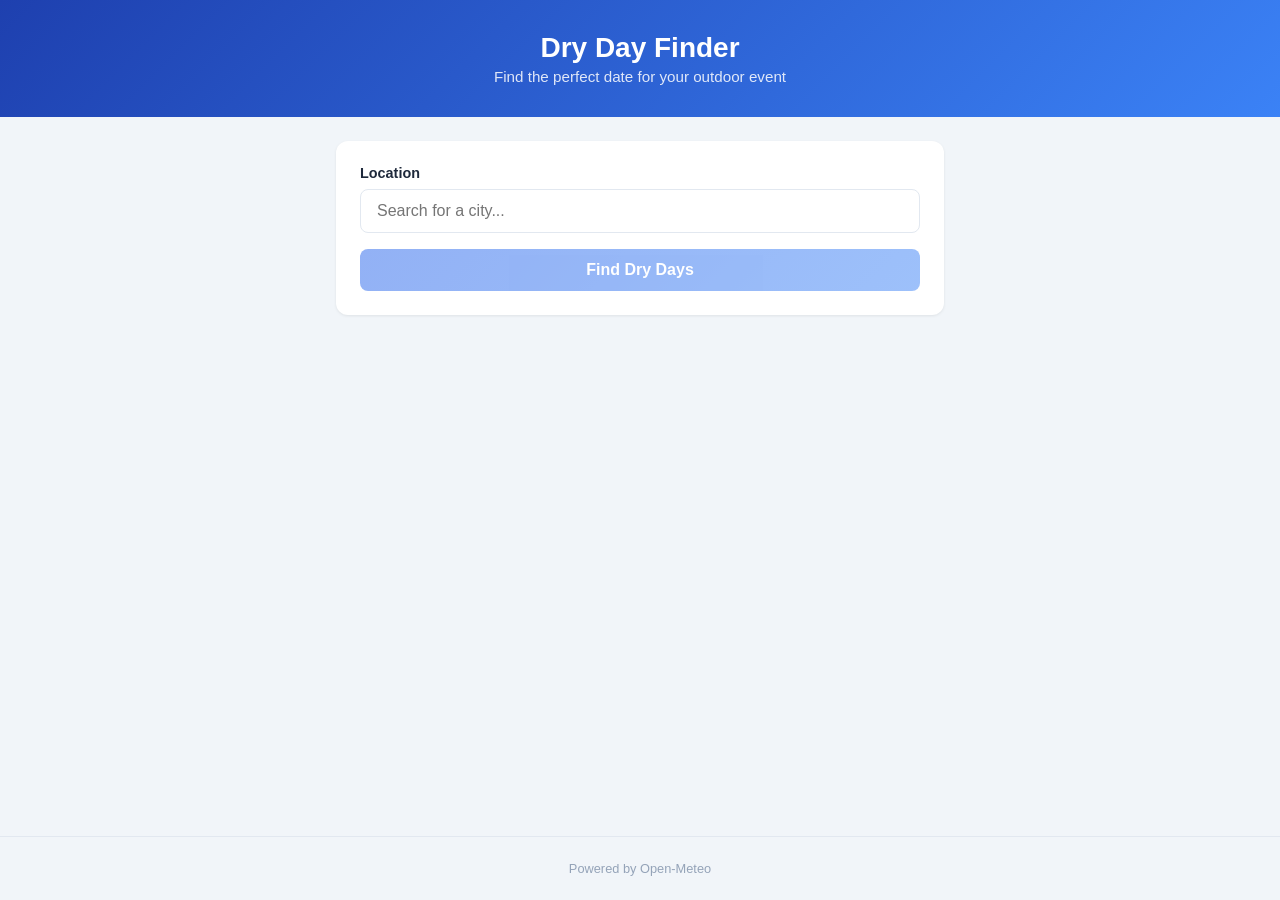
<file: sunny-days/deepseek-flash-v4/index.html>
<!DOCTYPE html>
<html lang="en">
<head>
<meta charset="UTF-8">
<meta name="viewport" content="width=device-width, initial-scale=1.0">
<title>Dry Day Finder</title>
<style>
*,*::before,*::after{box-sizing:border-box;margin:0;padding:0}
html{font-family:-apple-system,BlinkMacSystemFont,'Segoe UI',Roboto,Oxygen,sans-serif;font-size:16px;color:#1e293b}
body{background:#f1f5f9;min-height:100vh;display:flex;flex-direction:column}
a{color:#2563eb;text-decoration:none}
a:hover{text-decoration:underline}

.header{background:linear-gradient(135deg,#1e40af,#3b82f6);color:#fff;padding:2rem 1rem;text-align:center}
.header h1{font-size:1.75rem;font-weight:700;margin-bottom:.25rem}
.header p{font-size:.95rem;opacity:.85}

.container{max-width:640px;margin:0 auto;padding:1.5rem 1rem;flex:1;width:100%}

.search-card{background:#fff;border-radius:12px;padding:1.5rem;box-shadow:0 1px 3px rgba(0,0,0,.08);margin-bottom:1.5rem}
.search-card label{display:block;font-weight:600;margin-bottom:.5rem;font-size:.9rem}
.input-wrap{position:relative}
.input-wrap input{width:100%;padding:.75rem 1rem;border:1.5px solid #e2e8f0;border-radius:8px;font-size:1rem;outline:none;transition:border-color .2s}
.input-wrap input:focus{border-color:#3b82f6}
.input-wrap input:disabled{background:#f8fafc;cursor:not-allowed}

.autocomplete{position:absolute;top:100%;left:0;right:0;background:#fff;border:1px solid #e2e8f0;border-top:none;border-radius:0 0 8px 8px;max-height:240px;overflow-y:auto;z-index:100;display:none;box-shadow:0 4px 12px rgba(0,0,0,.1)}
.autocomplete.open{display:block}
.autocomplete-item{padding:.65rem 1rem;cursor:pointer;font-size:.9rem;border-bottom:1px solid #f1f5f9}
.autocomplete-item:last-child{border-bottom:none}
.autocomplete-item:hover,.autocomplete-item.active{background:#eff6ff}
.autocomplete-item .country{color:#64748b;font-size:.8rem}
.autocomplete-item .highlight{font-weight:600}

.search-btn{display:block;width:100%;margin-top:1rem;padding:.75rem;background:linear-gradient(135deg,#2563eb,#3b82f6);color:#fff;border:none;border-radius:8px;font-size:1rem;font-weight:600;cursor:pointer;transition:opacity .2s}
.search-btn:hover{opacity:.9}
.search-btn:disabled{opacity:.5;cursor:not-allowed}

.status{text-align:center;padding:2rem 0}
.spinner{width:36px;height:36px;border:3px solid #e2e8f0;border-top-color:#3b82f6;border-radius:50%;animation:spin .7s linear infinite;margin:0 auto .75rem}
@keyframes spin{to{transform:rotate(360deg)}}
.status p{color:#64748b;font-size:.9rem}

.results{margin-top:1rem}
.result-header{display:flex;justify-content:space-between;align-items:baseline;margin-bottom:1rem;flex-wrap:wrap;gap:.5rem}
.result-header h2{font-size:1.2rem;font-weight:700}
.result-header .count{color:#64748b;font-size:.85rem}
.result-header .location-name{font-size:.85rem;color:#3b82f6;font-weight:500}

.month-group{margin-bottom:1.25rem}
.month-title{font-size:.85rem;font-weight:700;text-transform:uppercase;letter-spacing:.04em;color:#64748b;margin-bottom:.4rem;padding:0 .5rem}
.day-row{display:flex;align-items:center;padding:.4rem .5rem;border-radius:6px;transition:background .15s}
.day-row:hover{background:#f8fafc}
.day-row .date{font-weight:600;min-width:6rem;font-size:.95rem}
.day-row .weekday{font-size:.85rem;color:#64748b;display:flex;gap:.5rem;flex-wrap:wrap}
.day-row .weekday span{display:inline-flex;align-items:center;gap:.2rem}
.day-row .weekday .label{color:#94a3b8;font-size:.75rem}
.day-row .weekday .na{color:#cbd5e1;font-style:italic}

.no-results{text-align:center;padding:2.5rem 1rem;color:#64748b}
.no-results .icon{font-size:2.5rem;margin-bottom:.75rem;display:block}
.no-results h3{font-size:1.1rem;margin-bottom:.35rem;color:#1e293b}
.no-results p{font-size:.9rem;line-height:1.5}

.error-msg{text-align:center;padding:2rem 1rem;color:#dc2626}
.error-msg .icon{font-size:2rem;margin-bottom:.5rem;display:block}
.error-msg p{font-size:.9rem}

.selected-info{display:none;align-items:center;gap:.5rem;margin-top:.75rem;padding:.5rem .75rem;background:#f0f9ff;border-radius:6px;font-size:.85rem;color:#1e40af}
.selected-info.show{display:flex}
.selected-info .change-btn{margin-left:auto;font-size:.8rem;color:#3b82f6;cursor:pointer;font-weight:600;background:none;border:none}
.selected-info .change-btn:hover{text-decoration:underline}

.footer{text-align:center;padding:1.5rem;font-size:.8rem;color:#94a3b8;border-top:1px solid #e2e8f0;margin-top:auto}
.footer a{color:#94a3b8}
.footer a:hover{color:#64748b}

@media(max-width:480px){
  .header{padding:1.5rem 1rem}
  .header h1{font-size:1.35rem}
  .container{padding:1rem .75rem}
  .search-card{padding:1rem}
  .day-row{flex-direction:column;align-items:flex-start;gap:.15rem;padding:.5rem}
  .day-row .date{min-width:auto}
}
</style>
</head>
<body>

<header class="header">
  <h1>Dry Day Finder</h1>
  <p>Find the perfect date for your outdoor event</p>
</header>

<div class="container">
  <div class="search-card">
    <label for="location">Location</label>
    <div class="input-wrap">
      <input type="text" id="location" placeholder="Search for a city..." autocomplete="off" autocorrect="off" autocapitalize="off" spellcheck="false">
      <div class="autocomplete" id="autocomplete"></div>
    </div>
    <div class="selected-info" id="selectedInfo">
      <span id="selectedName"></span>
      <button class="change-btn" id="changeBtn">Change</button>
    </div>
    <button class="search-btn" id="searchBtn" disabled>Find Dry Days</button>
  </div>

  <div id="status"></div>
  <div id="results"></div>
</div>

<footer class="footer">
  Powered by <a href="https://open-meteo.com" target="_blank" rel="noopener">Open-Meteo</a>
</footer>

<script>
(function(){
  const locationInput = document.getElementById('location');
  const autocomplete = document.getElementById('autocomplete');
  const selectedInfo = document.getElementById('selectedInfo');
  const selectedName = document.getElementById('selectedName');
  const changeBtn = document.getElementById('changeBtn');
  const searchBtn = document.getElementById('searchBtn');
  const statusEl = document.getElementById('status');
  const resultsEl = document.getElementById('results');

  let selectedLocation = null;
  let activeIndex = -1;
  let isFetching = false;

  function debounce(fn, ms) {
    let t;
    return function(...args) {
      clearTimeout(t);
      t = setTimeout(() => fn.apply(this, args), ms);
    };
  }

  async function fetchSuggestions(query) {
    if (!query || query.length < 2) {
      autocomplete.classList.remove('open');
      return;
    }
    try {
      const res = await fetch(`https://geocoding-api.open-meteo.com/v1/search?name=${encodeURIComponent(query)}&count=8&language=en&format=json`);
      if (!res.ok) throw new Error();
      const data = await res.json();
      if (!data.results || data.results.length === 0) {
        autocomplete.classList.remove('open');
        return;
      }
      renderSuggestions(data.results);
    } catch(e) {
      autocomplete.classList.remove('open');
    }
  }

  function formatLocation(loc) {
    const parts = [loc.name];
    if (loc.admin1 && loc.admin1 !== loc.name) parts.push(loc.admin1);
    if (loc.country) parts.push(loc.country);
    return parts.join(', ');
  }

  function renderSuggestions(results) {
    autocomplete.innerHTML = '';
    results.forEach((loc, i) => {
      const div = document.createElement('div');
      div.className = 'autocomplete-item';
      div.innerHTML = `<span class="highlight">${loc.name}</span> <span class="country">${formatLocation(loc)}</span>`;
      div.dataset.index = i;
      div.addEventListener('click', () => selectLocation(loc));
      autocomplete.appendChild(div);
    });
    autocomplete.classList.add('open');
    activeIndex = -1;
  }

  function selectLocation(loc) {
    selectedLocation = loc;
    const formatted = formatLocation(loc);
    locationInput.value = loc.name;
    locationInput.disabled = true;
    selectedName.textContent = formatted;
    selectedInfo.classList.add('show');
    autocomplete.classList.remove('open');
    searchBtn.disabled = false;
  }

  function clearSelection() {
    selectedLocation = null;
    locationInput.disabled = false;
    locationInput.value = '';
    locationInput.focus();
    selectedInfo.classList.remove('show');
    searchBtn.disabled = true;
    resultsEl.innerHTML = '';
    statusEl.innerHTML = '';
  }

  function closeAutocomplete() {
    autocomplete.classList.remove('open');
  }

  const debouncedFetch = debounce(fetchSuggestions, 300);

  locationInput.addEventListener('input', function() {
    if (selectedLocation) return;
    debouncedFetch(this.value.trim());
  });

  locationInput.addEventListener('focus', function() {
    if (!selectedLocation && this.value.trim().length >= 2) {
      fetchSuggestions(this.value.trim());
    }
  });

  locationInput.addEventListener('blur', function() {
    setTimeout(closeAutocomplete, 200);
  });

  locationInput.addEventListener('keydown', function(e) {
    const items = autocomplete.querySelectorAll('.autocomplete-item');
    if (e.key === 'ArrowDown') {
      e.preventDefault();
      activeIndex = Math.min(activeIndex + 1, items.length - 1);
      updateActive(items);
    } else if (e.key === 'ArrowUp') {
      e.preventDefault();
      activeIndex = Math.max(activeIndex - 1, 0);
      updateActive(items);
    } else if (e.key === 'Enter' && activeIndex >= 0 && items[activeIndex]) {
      e.preventDefault();
      items[activeIndex].click();
    } else if (e.key === 'Escape') {
      closeAutocomplete();
    }
  });

  function updateActive(items) {
    items.forEach((el, i) => el.classList.toggle('active', i === activeIndex));
    if (items[activeIndex]) {
      items[activeIndex].scrollIntoView({ block: 'nearest' });
    }
  }

  changeBtn.addEventListener('click', clearSelection);

  searchBtn.addEventListener('click', findDryDays);

  async function findDryDays() {
    if (!selectedLocation || isFetching) return;

    isFetching = true;
    searchBtn.disabled = true;
    resultsEl.innerHTML = '';

    statusEl.innerHTML = '<div class="status"><div class="spinner"></div><p>Fetching 5 years of weather data…</p></div>';

    const now = new Date();
    const currentYear = now.getFullYear();
    const startYear = currentYear - 5;
    const endYear = currentYear - 1;
    const startDate = `${startYear}-01-01`;
    const endDate = `${endYear}-12-31`;

    try {
      const res = await fetch(
        `https://archive-api.open-meteo.com/v1/archive?` +
        `latitude=${selectedLocation.latitude}&longitude=${selectedLocation.longitude}` +
        `&start_date=${startDate}&end_date=${endDate}` +
        `&daily=precipitation_sum&timezone=auto`
      );
      if (!res.ok) throw new Error(`API responded with ${res.status}`);
      const data = await res.json();

      statusEl.innerHTML = '<div class="status"><div class="spinner"></div><p>Analyzing days…</p></div>';
      await new Promise(r => setTimeout(r, 80));

      const dryDays = processData(data);

      renderResults(dryDays, currentYear);
    } catch(e) {
      statusEl.innerHTML = `<div class="error-msg"><span class="icon">⚠️</span><p>Failed to fetch weather data. Please check the location and try again.</p></div>`;
    } finally {
      isFetching = false;
      searchBtn.disabled = false;
      if (!statusEl.querySelector('.error-msg') && !statusEl.querySelector('.status')) {
        statusEl.innerHTML = '';
      }
    }
  }

  function processData(data) {
    const times = data.daily.time;
    const precip = data.daily.precipitation_sum;

    if (!times || !precip || times.length === 0) {
      return [];
    }

    const byMonthDay = {};

    for (let i = 0; i < times.length; i++) {
      const dateStr = times[i];
      const val = precip[i];
      const monthDay = dateStr.slice(5);

      if (!byMonthDay[monthDay]) {
        byMonthDay[monthDay] = [];
      }
      byMonthDay[monthDay].push(val);
    }

    const dry = [];
    for (const [md, vals] of Object.entries(byMonthDay)) {
      const allDry = vals.every(v => v === 0 || v === null || v === undefined);
      if (allDry) {
        dry.push(md);
      }
    }

    dry.sort((a, b) => a.localeCompare(b));
    return dry;
  }

  function getWeekday(monthDay, year) {
    const parts = monthDay.split('-');
    const month = parseInt(parts[0], 10);
    const day = parseInt(parts[1], 10);
    const date = new Date(year, month - 1, day);
    if (date.getMonth() !== month - 1 || date.getDate() !== day) {
      return null;
    }
    return date.toLocaleDateString('en-US', { weekday: 'long' });
  }

  function formatDate(monthDay) {
    const parts = monthDay.split('-');
    const month = parseInt(parts[0], 10);
    const day = parseInt(parts[1], 10);
    const date = new Date(2000, month - 1, day);
    return date.toLocaleDateString('en-US', { month: 'short', day: 'numeric' });
  }

  function renderResults(dryDays, currentYear) {
    statusEl.innerHTML = '';

    if (dryDays.length === 0) {
      resultsEl.innerHTML = `
        <div class="no-results">
          <span class="icon">☀️</span>
          <h3>No reliably dry days found</h3>
          <p>In the last 5 years, there was at least some precipitation on every calendar day at this location. Consider checking a different location or a longer timeframe.</p>
        </div>`;
      return;
    }

    const nextYear = currentYear + 1;
    let html = '<div class="results">';

    html += `<div class="result-header">
      <div><h2>Reliably Dry Days</h2></div>
      <div class="count">${dryDays.length} day${dryDays.length !== 1 ? 's' : ''}</div>
    </div>`;

    let prevMonth = '';
    for (const monthDay of dryDays) {
      const month = monthDay.split('-')[0];

      if (month !== prevMonth) {
        if (prevMonth !== '') html += '</div>';
        prevMonth = month;
        const d = new Date(2000, parseInt(month, 10) - 1, 1);
        html += `<div class="month-group"><div class="month-title">${d.toLocaleDateString('en-US', { month: 'long' })}</div>`;
      }

      const wdThis = getWeekday(monthDay, currentYear);
      const wdNext = getWeekday(monthDay, nextYear);

      html += `<div class="day-row">
        <div class="date">${formatDate(monthDay)}</div>
        <div class="weekday">
          <span>${currentYear}: <strong>${wdThis || '<span class="na">N/A</span>'}</strong></span>
          <span>${nextYear}: <strong>${wdNext || '<span class="na">N/A</span>'}</strong></span>
        </div>
      </div>`;
    }

    if (prevMonth !== '') html += '</div>';
    html += '</div>';
    resultsEl.innerHTML = html;
  }
})();
</script>
</body>
</html>
</file>
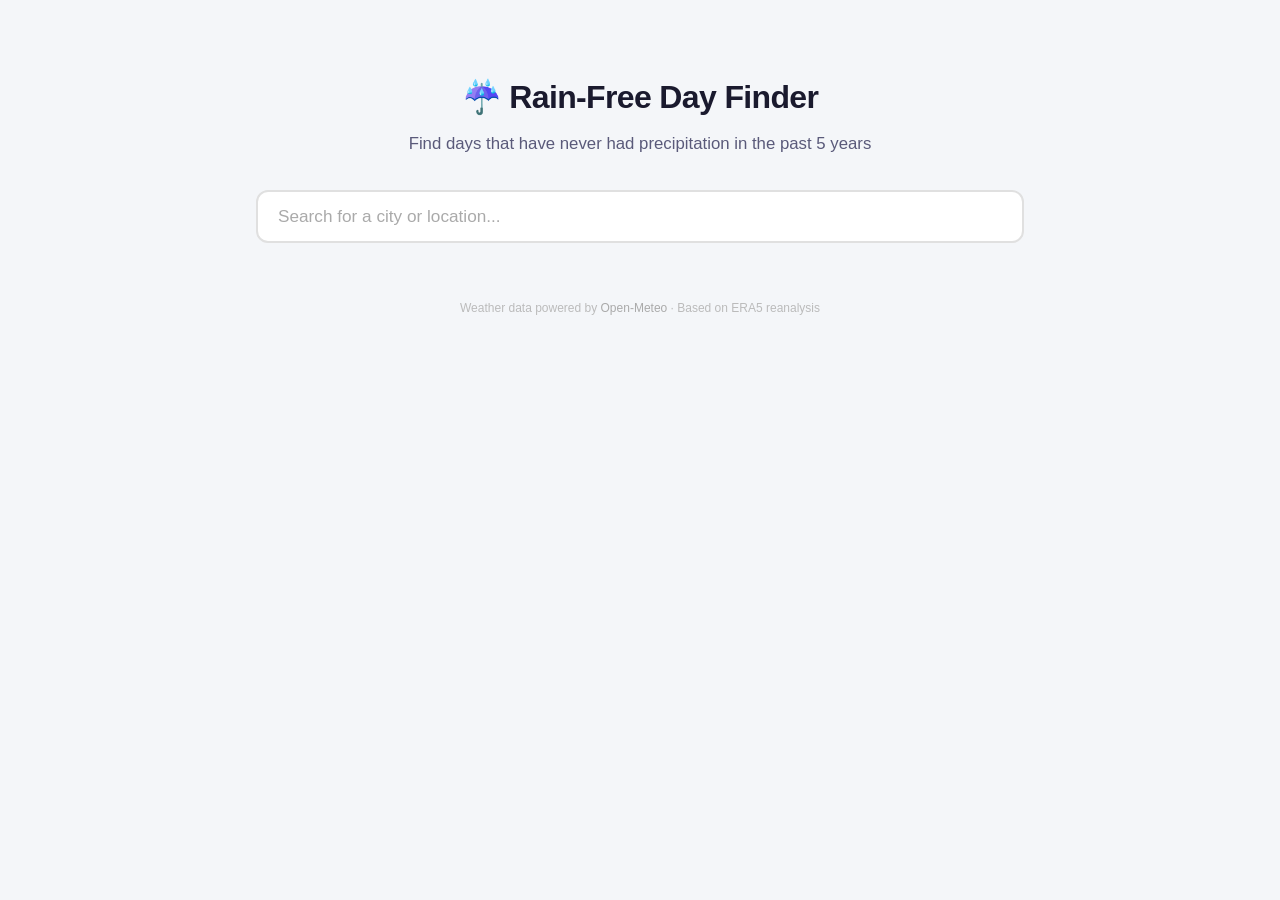
<file: sunny-days/deepseek-pro-v4/index.html>
<!DOCTYPE html>
<html lang="en">
<head>
<meta charset="UTF-8">
<meta name="viewport" content="width=device-width, initial-scale=1.0">
<title>Rain-Free Day Finder</title>
<style>
:root {
  --bg: #f4f6f9;
  --card-bg: #ffffff;
  --text: #1a1a2e;
  --text-secondary: #5a5a7a;
  --accent: #2e7d32;
  --accent-light: #e8f5e9;
  --blue: #1565c0;
  --blue-light: #e3f2fd;
  --warning: #e65100;
  --warning-light: #fff3e0;
  --border: #e0e0e0;
  --shadow: 0 2px 8px rgba(0,0,0,0.08);
  --shadow-lg: 0 4px 24px rgba(0,0,0,0.12);
  --radius: 12px;
  --radius-sm: 8px;
  --transition: 0.2s ease;
  --font: -apple-system, BlinkMacSystemFont, 'Segoe UI', Roboto, Oxygen, Ubuntu, sans-serif;
  --font-mono: 'SF Mono', 'Fira Code', 'Fira Mono', monospace;
}

*, *::before, *::after {
  box-sizing: border-box;
  margin: 0;
  padding: 0;
}

body {
  font-family: var(--font);
  background: var(--bg);
  color: var(--text);
  min-height: 100vh;
  line-height: 1.6;
  -webkit-font-smoothing: antialiased;
}

.container {
  max-width: 800px;
  margin: 0 auto;
  padding: 24px 16px 48px;
}

header {
  text-align: center;
  padding: 48px 0 32px;
}
header h1 {
  font-size: 2rem;
  font-weight: 700;
  letter-spacing: -0.02em;
  margin-bottom: 8px;
}
header p {
  color: var(--text-secondary);
  font-size: 1.05rem;
}

/* Search */
.search-section {
  position: relative;
  margin-bottom: 24px;
}
.search-wrapper {
  position: relative;
}
.search-input {
  width: 100%;
  padding: 14px 48px 14px 20px;
  font-size: 1.075rem;
  font-family: var(--font);
  border: 2px solid var(--border);
  border-radius: var(--radius);
  background: var(--card-bg);
  outline: none;
  transition: border-color var(--transition), box-shadow var(--transition);
}
.search-input:focus {
  border-color: var(--accent);
  box-shadow: 0 0 0 3px rgba(46,125,50,0.15);
}
.search-input::placeholder {
  color: #aaa;
}
.search-clear {
  position: absolute;
  right: 12px;
  top: 50%;
  transform: translateY(-50%);
  background: none;
  border: none;
  font-size: 1.3rem;
  color: #999;
  cursor: pointer;
  padding: 4px 8px;
  border-radius: 4px;
  display: none;
  line-height: 1;
}
.search-clear.visible {
  display: block;
}
.search-clear:hover {
  color: #555;
  background: #f0f0f0;
}

/* Autocomplete dropdown */
.autocomplete {
  position: absolute;
  top: calc(100% + 4px);
  left: 0;
  right: 0;
  background: var(--card-bg);
  border: 1px solid var(--border);
  border-radius: var(--radius);
  box-shadow: var(--shadow-lg);
  z-index: 100;
  max-height: 280px;
  overflow-y: auto;
  display: none;
}
.autocomplete.open {
  display: block;
}
.autocomplete-item {
  padding: 12px 20px;
  cursor: pointer;
  border-bottom: 1px solid #f5f5f5;
  display: flex;
  flex-direction: column;
  gap: 2px;
  transition: background var(--transition);
}
.autocomplete-item:last-child {
  border-bottom: none;
}
.autocomplete-item:hover,
.autocomplete-item.active {
  background: var(--accent-light);
}
.autocomplete-item .city-name {
  font-weight: 600;
  font-size: 0.95rem;
}
.autocomplete-item .city-detail {
  font-size: 0.8rem;
  color: var(--text-secondary);
}
.autocomplete-item .coords {
  font-size: 0.7rem;
  color: #aaa;
  font-family: var(--font-mono);
}

/* Loading */
.loading-section {
  display: none;
  text-align: center;
  padding: 48px 24px;
}
.loading-section.visible {
  display: block;
}
.spinner {
  width: 48px;
  height: 48px;
  border: 4px solid var(--border);
  border-top-color: var(--accent);
  border-radius: 50%;
  margin: 0 auto 20px;
  animation: spin 0.8s linear infinite;
}
@keyframes spin {
  to { transform: rotate(360deg); }
}
.loading-text {
  color: var(--text-secondary);
  font-size: 1rem;
  margin-bottom: 8px;
}
.loading-sub {
  color: #999;
  font-size: 0.85rem;
}

/* Error */
.error-section {
  display: none;
  padding: 20px 24px;
  background: #ffebee;
  border-radius: var(--radius);
  color: #c62828;
  margin-bottom: 24px;
}
.error-section.visible {
  display: block;
}

/* Results */
.results-section {
  display: none;
}
.results-section.visible {
  display: block;
}
.results-header {
  background: var(--card-bg);
  border-radius: var(--radius);
  padding: 24px;
  margin-bottom: 20px;
  box-shadow: var(--shadow);
  text-align: center;
}
.results-header h2 {
  font-size: 1.25rem;
  margin-bottom: 4px;
}
.results-header .location-name {
  color: var(--accent);
  font-weight: 700;
}
.results-header .summary {
  color: var(--text-secondary);
  margin-top: 4px;
}
.results-header .summary strong {
  color: var(--accent);
}

/* Month groups */
.month-group {
  margin-bottom: 20px;
}
.month-header {
  font-size: 1.05rem;
  font-weight: 700;
  color: var(--text-secondary);
  padding: 8px 0 8px 8px;
  border-bottom: 2px solid var(--border);
  margin-bottom: 12px;
  display: flex;
  align-items: center;
  gap: 10px;
}
.month-header .count-badge {
  background: var(--accent-light);
  color: var(--accent);
  font-size: 0.75rem;
  font-weight: 600;
  padding: 2px 10px;
  border-radius: 12px;
}
.day-grid {
  display: grid;
  grid-template-columns: repeat(auto-fill, minmax(220px, 1fr));
  gap: 10px;
}
.day-card {
  background: var(--card-bg);
  border-radius: var(--radius-sm);
  padding: 14px 16px;
  box-shadow: 0 1px 3px rgba(0,0,0,0.06);
  transition: box-shadow var(--transition), transform var(--transition);
  display: flex;
  align-items: center;
  gap: 12px;
}
.day-card:hover {
  box-shadow: var(--shadow);
  transform: translateY(-1px);
}
.day-number {
  font-size: 1.6rem;
  font-weight: 700;
  color: var(--accent);
  min-width: 42px;
  text-align: center;
  line-height: 1;
}
.day-info {
  display: flex;
  flex-direction: column;
  gap: 2px;
}
.day-info .month-label {
  font-size: 0.7rem;
  color: var(--text-secondary);
  text-transform: uppercase;
  letter-spacing: 0.04em;
  font-weight: 600;
}
.weekday-row {
  display: flex;
  gap: 12px;
  font-size: 0.85rem;
}
.weekday-item {
  display: flex;
  flex-direction: column;
  line-height: 1.2;
}
.weekday-label {
  font-size: 0.65rem;
  color: #aaa;
  text-transform: uppercase;
  letter-spacing: 0.03em;
}
.weekday-name {
  font-weight: 600;
}
.weekday-name.weekend {
  color: var(--warning);
}
.weekday-name.na {
  color: #ccc;
  font-style: italic;
}

/* Leap year badge */
.leap-badge {
  background: var(--blue-light);
  color: var(--blue);
  font-size: 0.65rem;
  padding: 1px 8px;
  border-radius: 10px;
  font-weight: 600;
  text-transform: uppercase;
  letter-spacing: 0.03em;
}

/* No results */
.no-results {
  text-align: center;
  padding: 48px 24px;
  background: var(--card-bg);
  border-radius: var(--radius);
  box-shadow: var(--shadow);
}
.no-results .icon {
  font-size: 3rem;
  margin-bottom: 12px;
}
.no-results h3 {
  font-size: 1.15rem;
  margin-bottom: 8px;
}
.no-results p {
  color: var(--text-secondary);
  font-size: 0.95rem;
}

/* Footer note */
.footnote {
  text-align: center;
  padding: 32px 0 16px;
  font-size: 0.75rem;
  color: #bbb;
}
.footnote a {
  color: #aaa;
  text-decoration: none;
}
.footnote a:hover {
  text-decoration: underline;
}

/* Mobile */
@media (max-width: 600px) {
  header {
    padding: 32px 0 20px;
  }
  header h1 {
    font-size: 1.5rem;
  }
  .day-grid {
    grid-template-columns: 1fr;
  }
  .day-card {
    padding: 12px 14px;
  }
  .container {
    padding: 8px 12px 32px;
  }
}
</style>
</head>
<body>

<div class="container">
  <header>
    <h1>&#x2614; Rain-Free Day Finder</h1>
    <p>Find days that have never had precipitation in the past 5&nbsp;years</p>
  </header>

  <div class="search-section">
    <div class="search-wrapper">
      <input
        type="text"
        class="search-input"
        id="searchInput"
        placeholder="Search for a city or location..."
        autocomplete="off"
        spellcheck="false"
      >
      <button class="search-clear" id="searchClear" aria-label="Clear search">&times;</button>
      <div class="autocomplete" id="autocomplete"></div>
    </div>
  </div>

  <div class="loading-section" id="loadingSection">
    <div class="spinner"></div>
    <p class="loading-text">Fetching 5 years of historical weather data&hellip;</p>
    <p class="loading-sub" id="loadingSub">This may take a few seconds</p>
  </div>

  <div class="error-section" id="errorSection"></div>

  <div class="results-section" id="resultsSection">
    <div class="results-header" id="resultsHeader"></div>
    <div id="monthGroups"></div>
    <div class="no-results" id="noResults" style="display:none">
      <div class="icon">&#x2600;</div>
      <h3>No rain-free days found</h3>
      <p>Every day of the year has had precipitation at this location in the past 5 years. Consider expanding your search or choosing a drier climate.</p>
    </div>
  </div>

  <p class="footnote">
    Weather data powered by <a href="https://open-meteo.com/" target="_blank" rel="noopener">Open-Meteo</a>
    &middot; Based on ERA5 reanalysis
  </p>
</div>

<script>
(function() {
  'use strict';

  // ── DOM refs ──────────────────────────────────────────────
  const searchInput    = document.getElementById('searchInput');
  const searchClear    = document.getElementById('searchClear');
  const autocompleteEl = document.getElementById('autocomplete');
  const loadingSection = document.getElementById('loadingSection');
  const loadingSub     = document.getElementById('loadingSub');
  const errorSection   = document.getElementById('errorSection');
  const resultsSection = document.getElementById('resultsSection');
  const resultsHeader  = document.getElementById('resultsHeader');
  const monthGroups    = document.getElementById('monthGroups');
  const noResults      = document.getElementById('noResults');

  // ── Constants ─────────────────────────────────────────────
  const WEEKDAYS  = ['Sunday','Monday','Tuesday','Wednesday','Thursday','Friday','Saturday'];
  const MONTHS    = ['January','February','March','April','May','June','July','August','September','October','November','December'];
  const CURRENT_YEAR = new Date().getFullYear();
  const NEXT_YEAR    = CURRENT_YEAR + 1;
  const HISTORY_YEARS = 5;
  const FIRST_YEAR = CURRENT_YEAR - HISTORY_YEARS;
  const LAST_YEAR  = CURRENT_YEAR - 1;

  let activeIndex = -1;
  let searchResults = [];
  let selectedLocation = null;

  // ── Helpers ───────────────────────────────────────────────
  function isLeapYear(y) { return (y % 4 === 0 && y % 100 !== 0) || y % 400 === 0; }

  function debounce(fn, delay) {
    let timer;
    return function(...args) {
      clearTimeout(timer);
      timer = setTimeout(() => fn.apply(this, args), delay);
    };
  }

  function showError(msg) {
    errorSection.textContent = msg;
    errorSection.classList.add('visible');
    resultsSection.classList.remove('visible');
  }

  function hideError() {
    errorSection.classList.remove('visible');
  }

  // ── Clear search ─────────────────────────────────────────
  searchInput.addEventListener('input', function() {
    searchClear.classList.toggle('visible', this.value.length > 0);
  });
  searchClear.addEventListener('click', function() {
    searchInput.value = '';
    searchClear.classList.remove('visible');
    autocompleteEl.classList.remove('open');
    searchResults = [];
    activeIndex = -1;
    searchInput.focus();
  });

  // ── Autocomplete ─────────────────────────────────────────
  async function fetchLocations(query) {
    if (query.length < 2) {
      autocompleteEl.classList.remove('open');
      searchResults = [];
      activeIndex = -1;
      return;
    }
    try {
      const url = 'https://geocoding-api.open-meteo.com/v1/search?name='
        + encodeURIComponent(query) + '&count=6&language=en&format=json';
      const resp = await fetch(url);
      if (!resp.ok) throw new Error('Geocoding API error');
      const data = await resp.json();
      searchResults = data.results || [];
      activeIndex = -1;
      renderAutocomplete();
    } catch (e) {
      searchResults = [];
      autocompleteEl.classList.remove('open');
    }
  }

  function renderAutocomplete() {
    autocompleteEl.innerHTML = '';
    if (searchResults.length === 0) {
      autocompleteEl.classList.remove('open');
      return;
    }
    autocompleteEl.classList.add('open');
    searchResults.forEach(function(loc, i) {
      const item = document.createElement('div');
      item.className = 'autocomplete-item';
      if (i === activeIndex) item.classList.add('active');
      const adminStr = [loc.admin1, loc.country].filter(Boolean).join(', ');

      item.innerHTML =
        '<span class="city-name">' + escapeHtml(loc.name) + '</span>' +
        (adminStr ? '<span class="city-detail">' + escapeHtml(adminStr) + '</span>' : '') +
        '<span class="coords">' + loc.latitude.toFixed(4) + ', ' + loc.longitude.toFixed(4) + '</span>';

      item.addEventListener('mousedown', function(e) {
        e.preventDefault();
        selectLocation(loc);
      });
      item.addEventListener('mouseenter', function() {
        setActive(i);
      });
      autocompleteEl.appendChild(item);
    });
  }

  function setActive(index) {
    activeIndex = index;
    var items = autocompleteEl.querySelectorAll('.autocomplete-item');
    items.forEach(function(el, i) { el.classList.toggle('active', i === index); });
  }

  function escapeHtml(str) {
    var div = document.createElement('div');
    div.textContent = str;
    return div.innerHTML;
  }

  const debouncedSearch = debounce(function(query) {
    fetchLocations(query);
  }, 250);

  searchInput.addEventListener('input', function() {
    hideError();
    const query = this.value.trim();
    debouncedSearch(query);
  });

  // Keyboard nav for autocomplete
  searchInput.addEventListener('keydown', function(e) {
    if (!autocompleteEl.classList.contains('open')) return;

    if (e.key === 'ArrowDown') {
      e.preventDefault();
      activeIndex = Math.min(activeIndex + 1, searchResults.length - 1);
      setActive(activeIndex);
    } else if (e.key === 'ArrowUp') {
      e.preventDefault();
      activeIndex = Math.max(activeIndex - 1, -1);
      setActive(activeIndex);
    } else if (e.key === 'Enter') {
      if (activeIndex >= 0 && activeIndex < searchResults.length) {
        e.preventDefault();
        selectLocation(searchResults[activeIndex]);
      }
    } else if (e.key === 'Escape') {
      autocompleteEl.classList.remove('open');
      activeIndex = -1;
    }
  });

  // Close autocomplete on outside click
  document.addEventListener('click', function(e) {
    if (!searchInput.contains(e.target) && !autocompleteEl.contains(e.target)) {
      autocompleteEl.classList.remove('open');
      activeIndex = -1;
    }
  });

  // ── Select location & fetch data ─────────────────────────
  function selectLocation(loc) {
    selectedLocation = loc;
    searchInput.value = loc.name + ', ' + (loc.admin1 || '') + (loc.country ? ', ' + loc.country : '');
    searchClear.classList.add('visible');
    autocompleteEl.classList.remove('open');
    searchResults = [];
    activeIndex = -1;

    // Reset UI
    hideError();
    resultsSection.classList.remove('visible');
    noResults.style.display = 'none';
    monthGroups.innerHTML = '';

    // Show loading
    loadingSection.classList.add('visible');
    loadingSub.textContent = 'Fetching ' + FIRST_YEAR + '\u2013' + LAST_YEAR + ' precipitation data\u2026';

    fetchAndAnalyze(loc.latitude, loc.longitude, loc.name);
  }

  // ── Fetch & Analyze ──────────────────────────────────────
  async function fetchAndAnalyze(lat, lon, locName) {
    const controller = new AbortController();
    const timeout = setTimeout(function() { controller.abort(); }, 45000);

    try {
      const startDate = FIRST_YEAR + '-01-01';
      const endDate   = LAST_YEAR + '-12-31';

      const url = 'https://archive-api.open-meteo.com/v1/archive'
        + '?latitude=' + lat
        + '&longitude=' + lon
        + '&start_date=' + startDate
        + '&end_date=' + endDate
        + '&daily=precipitation_sum'
        + '&timezone=auto';

      const resp = await fetch(url, { signal: controller.signal });
      clearTimeout(timeout);
      if (!resp.ok) throw new Error('Weather API returned status ' + resp.status);

      const data = await resp.json();
      if (!data.daily || !data.daily.time || data.daily.time.length === 0) {
        throw new Error('No historical weather data available for this location.');
      }

      loadingSub.textContent = 'Analyzing ' + HISTORY_YEARS + ' years of precipitation data\u2026';

      // Process data – runs async via setTimeout to let loading subtext render
      await new Promise(function(r) { setTimeout(r, 80); });

      const safeDays = processData(data.daily);

      loadingSection.classList.remove('visible');

      if (safeDays.length === 0) {
        resultsSection.classList.add('visible');
        resultsHeader.innerHTML =
          '<h2>Results for <span class="location-name">' + escapeHtml(locName) + '</span></h2>' +
          '<p class="summary">Analyzed ' + HISTORY_YEARS + ' years of data (' + FIRST_YEAR + '\u2013' + LAST_YEAR + ')</p>';
        noResults.style.display = 'block';
        monthGroups.innerHTML = '';
      } else {
        renderResults(locName, safeDays);
      }
    } catch (e) {
      clearTimeout(timeout);
      loadingSection.classList.remove('visible');
      if (e.name === 'AbortError') {
        showError('Request timed out after 45 seconds. The weather service may be busy. Please try again.');
      } else {
        showError(e.message || 'Failed to fetch weather data. Please try again.');
      }
      console.error(e);
    }
  }

  function processData(daily) {
    // Build map: "MM-DD" -> { count, rainCount, missingCount }
    var dayStats = {};
    var leapYearCount = 0;

    for (var y = FIRST_YEAR; y <= LAST_YEAR; y++) {
      if (isLeapYear(y)) leapYearCount++;
    }

    for (var i = 0; i < daily.time.length; i++) {
      var dateStr = daily.time[i];
      var mmdd = dateStr.slice(5); // "MM-DD"
      var precip = daily.precipitation_sum[i];

      if (!dayStats[mmdd]) {
        dayStats[mmdd] = { count: 0, rainCount: 0 };
      }
      dayStats[mmdd].count++;

      if (precip !== null && precip !== undefined && precip > 0) {
        dayStats[mmdd].rainCount++;
      }
    }

    var safeDays = [];

    for (var key in dayStats) {
      var stats = dayStats[key];
      var parts = key.split('-');
      var month = parseInt(parts[0], 10);
      var day   = parseInt(parts[1], 10);

      // Determine minimum required data points for this day
      var minRequired;
      if (key === '02-29') {
        minRequired = Math.max(1, Math.floor(leapYearCount * 0.6)); // at least 60% of leap years (min 1)
      } else {
        minRequired = Math.floor(HISTORY_YEARS * 0.75); // 4 out of 5
      }

      // Skip if not enough data
      if (stats.count < minRequired) continue;

      // If any year had rain, skip
      if (stats.rainCount > 0) continue;

      // Get weekdays for current & next year
      var isLeapDay = (key === '02-29');
      var validCurr = !isLeapDay || isLeapYear(CURRENT_YEAR);
      var validNext = !isLeapDay || isLeapYear(NEXT_YEAR);

      var weekdayCurr = null;
      var weekdayNext = null;

      if (validCurr) {
        var dCurr = new Date(CURRENT_YEAR, month - 1, day);
        if (dCurr.getMonth() === month - 1) {
          weekdayCurr = WEEKDAYS[dCurr.getDay()];
        }
      }
      if (validNext) {
        var dNext = new Date(NEXT_YEAR, month - 1, day);
        if (dNext.getMonth() === month - 1) {
          weekdayNext = WEEKDAYS[dNext.getDay()];
        }
      }

      safeDays.push({
        month: month,
        day: day,
        mmdd: key,
        isLeapDay: isLeapDay,
        weekdayCurr: weekdayCurr,
        weekdayNext: weekdayNext,
        validCurr: validCurr,
        validNext: validNext,
        dataCount: stats.count
      });
    }

    // Sort by month, then day
    safeDays.sort(function(a, b) {
      return a.month - b.month || a.day - b.day;
    });

    return safeDays;
  }

  // ── Render results ───────────────────────────────────────
  function renderResults(locName, safeDays) {
    resultsSection.classList.add('visible');
    noResults.style.display = 'none';

    resultsHeader.innerHTML =
      '<h2>Results for <span class="location-name">' + escapeHtml(locName) + '</span></h2>' +
      '<p class="summary"><strong>' + safeDays.length + '</strong> rain-free ' +
      (safeDays.length === 1 ? 'day' : 'days') + ' found in ' + HISTORY_YEARS + ' years of data ' +
      '(' + FIRST_YEAR + '\u2013' + LAST_YEAR + ')</p>';

    // Group by month
    var grouped = {};
    safeDays.forEach(function(d) {
      if (!grouped[d.month]) grouped[d.month] = [];
      grouped[d.month].push(d);
    });

    var html = '';
    for (var m = 1; m <= 12; m++) {
      if (!grouped[m]) continue;
      var days = grouped[m];
      html += '<div class="month-group">';
      html += '<div class="month-header">' + MONTHS[m - 1];
      html += '<span class="count-badge">' + days.length + ' ' + (days.length === 1 ? 'day' : 'days') + '</span>';
      html += '</div><div class="day-grid">';

      days.forEach(function(d) {
        html += '<div class="day-card">';
        html += '<div class="day-number">' + d.day + '</div>';
        html += '<div class="day-info">';
        // html += '<span class="month-label">' + MONTHS[d.month - 1].slice(0, 3) + '</span>';
        html += '<div class="weekday-row">';

        html += '<div class="weekday-item">';
        html += '<span class="weekday-label">' + CURRENT_YEAR + '</span>';
        if (d.validCurr && d.weekdayCurr) {
          var cls = (d.weekdayCurr === 'Saturday' || d.weekdayCurr === 'Sunday') ? 'weekend' : '';
          html += '<span class="weekday-name ' + cls + '">' + d.weekdayCurr + '</span>';
        } else {
          html += '<span class="weekday-name na">N/A</span>';
        }
        html += '</div>';

        html += '<div class="weekday-item">';
        html += '<span class="weekday-label">' + NEXT_YEAR + '</span>';
        if (d.validNext && d.weekdayNext) {
          var cls2 = (d.weekdayNext === 'Saturday' || d.weekdayNext === 'Sunday') ? 'weekend' : '';
          html += '<span class="weekday-name ' + cls2 + '">' + d.weekdayNext + '</span>';
        } else {
          html += '<span class="weekday-name na">N/A</span>';
        }
        html += '</div>';

        html += '</div>';
        if (d.isLeapDay) {
          html += '<span class="leap-badge">Leap day</span>';
        }
        html += '</div>';
        html += '</div>';
      });

      html += '</div></div>';
    }

    monthGroups.innerHTML = html;
    // Scroll to results
    resultsSection.scrollIntoView({ behavior: 'smooth', block: 'start' });
  }

})();
</script>
</body>
</html>
</file>
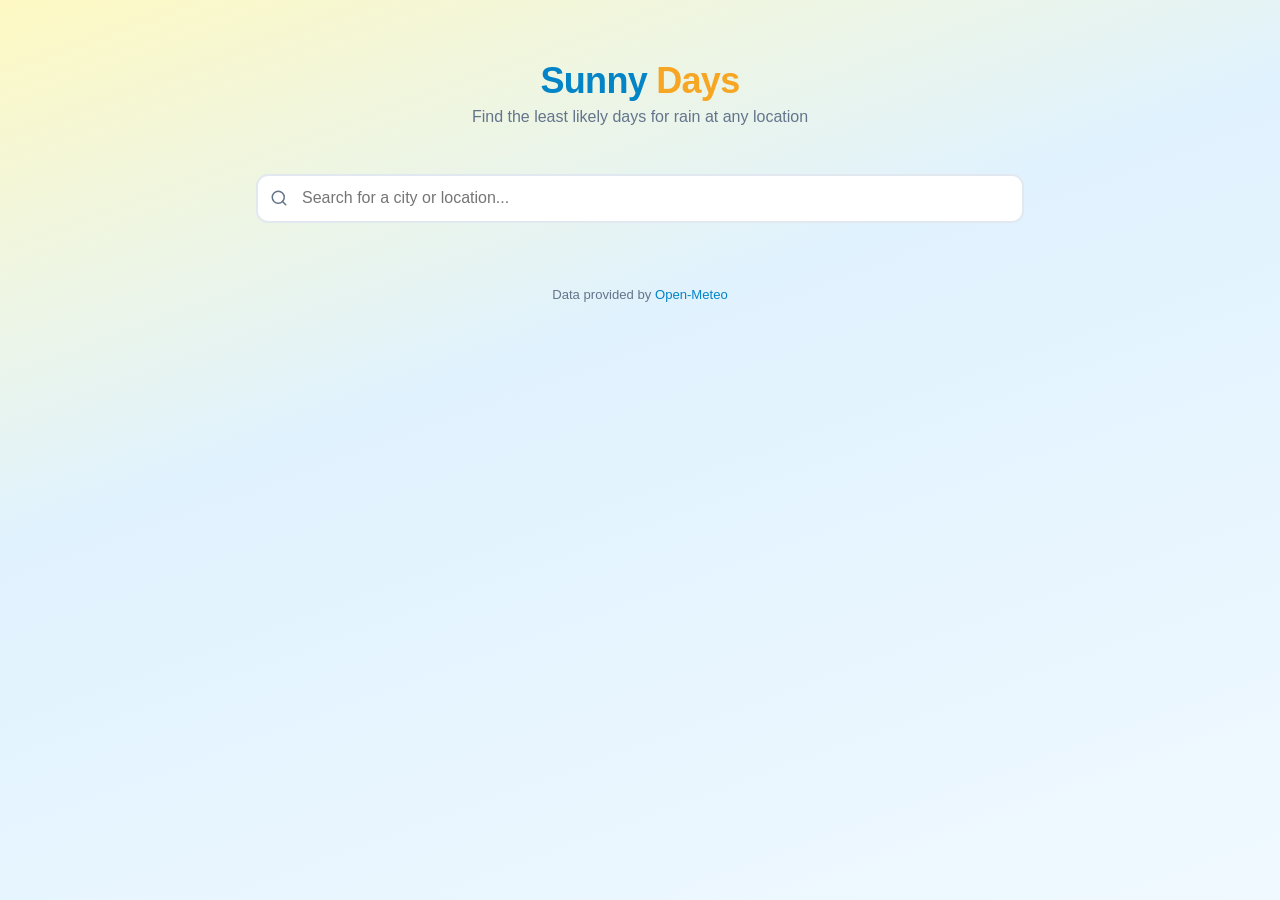
<file: sunny-days/glm-5.1/index.html>
<!DOCTYPE html>
<html lang="en">
<head>
<meta charset="UTF-8">
<meta name="viewport" content="width=device-width, initial-scale=1.0">
<title>Sunny Days</title>
<style>
*,*::before,*::after{box-sizing:border-box;margin:0;padding:0}
:root{
  --sun:#f6a623;--sun-light:#fde68a;--sky:#e0f2fe;--sky-dark:#0284c7;
  --text:#1e293b;--text-light:#64748b;--card:#fff;--border:#e2e8f0;
  --perfect:#16a34a;--perfect-bg:#f0fdf4;--nearly:#ca8a04;--nearly-bg:#fefce8;
  --radius:12px;--shadow:0 1px 3px rgba(0,0,0,.08),0 4px 14px rgba(0,0,0,.06);
}
html{font-size:16px}
body{font-family:-apple-system,BlinkMacSystemFont,'Segoe UI',Roboto,Oxygen,Ubuntu,Cantarell,sans-serif;color:var(--text);min-height:100vh;background:linear-gradient(160deg,#fef9c3 0%,#e0f2fe 40%,#f0f9ff 100%)}
.container{max-width:800px;margin:0 auto;padding:1.25rem 1rem 3rem}
header{text-align:center;padding:2.5rem 0 1.5rem}
header h1{font-size:2.25rem;font-weight:800;letter-spacing:-.02em;color:var(--sky-dark)}
header h1 span{color:var(--sun)}
header p{margin-top:.35rem;color:var(--text-light);font-size:1rem}
.search-wrapper{position:relative;margin-top:1.5rem}
.search-wrapper input{width:100%;padding:.85rem 1rem .85rem 2.75rem;border:2px solid var(--border);border-radius:var(--radius);font-size:1rem;background:var(--card);outline:none;transition:border-color .2s,box-shadow .2s}
.search-wrapper input:focus{border-color:var(--sun);box-shadow:0 0 0 3px rgba(246,166,35,.15)}
.search-icon{position:absolute;left:.85rem;top:50%;transform:translateY(-50%);color:var(--text-light);pointer-events:none}
.clear-btn{position:absolute;right:.5rem;top:50%;transform:translateY(-50%);background:none;border:none;font-size:1.25rem;color:var(--text-light);cursor:pointer;line-height:1;padding:.25rem;border-radius:50%;transition:background .15s}
.clear-btn:hover{background:var(--border)}
.suggestions{position:absolute;top:calc(100% + 4px);left:0;right:0;background:var(--card);border-radius:var(--radius);box-shadow:var(--shadow);z-index:100;max-height:280px;overflow-y:auto;display:none}
.suggestions.active{display:block}
.suggestion-item{padding:.7rem 1rem;cursor:pointer;transition:background .1s;border-bottom:1px solid var(--border);font-size:.95rem}
.suggestion-item:last-child{border-bottom:none}
.suggestion-item:hover,.suggestion-item.focused{background:var(--sky)}
.suggestion-item .sub{color:var(--text-light);font-size:.82rem;margin-top:.15rem}
.loading{text-align:center;padding:3rem 0;display:none}
.loading.active{display:block}
.spinner{width:48px;height:48px;margin:0 auto 1rem;border:4px solid var(--border);border-top-color:var(--sun);border-radius:50%;animation:spin .7s linear infinite}
@keyframes spin{to{transform:rotate(360deg)}}
.loading p{color:var(--text-light);font-size:.95rem}
.results{display:none}
.results.active{display:block;animation:fadeUp .4s ease}
@keyframes fadeUp{from{opacity:0;transform:translateY(12px)}to{opacity:1;transform:translateY(0)}}
.results-header{margin-top:1.75rem}
.results-header h2{font-size:1.35rem;font-weight:700}
.results-header .sub{color:var(--text-light);font-size:.9rem;margin-top:.2rem}
.section{margin-top:1.5rem}
.section h3{font-size:1.05rem;font-weight:600;margin-bottom:.75rem;display:flex;align-items:center;gap:.4rem}
.section h3 .badge{font-size:.7rem;font-weight:600;padding:.15rem .55rem;border-radius:9999px;color:#fff}
.badge-perfect{background:var(--perfect)}
.badge-nearly{background:var(--nearly)}
.days-grid{display:grid;grid-template-columns:repeat(auto-fill,minmax(200px,1fr));gap:.75rem}
.day-card{background:var(--card);border-radius:var(--radius);padding:1rem;box-shadow:var(--shadow);border-left:4px solid;transition:transform .15s}
.day-card:hover{transform:translateY(-2px)}
.day-card.perfect{border-left-color:var(--perfect);background:var(--perfect-bg)}
.day-card.nearly{border-left-color:var(--nearly);background:var(--nearly-bg)}
.day-date{font-weight:700;font-size:1.05rem}
.day-details{margin-top:.5rem;display:flex;flex-direction:column;gap:.2rem;font-size:.88rem;color:var(--text)}
.day-details span{display:flex;align-items:center;gap:.35rem}
.day-details .label{color:var(--text-light);min-width:2.5rem}
.day-stats{margin-top:.45rem;font-size:.78rem;color:var(--text-light)}
.no-results{text-align:center;padding:3rem 1rem;background:var(--card);border-radius:var(--radius);box-shadow:var(--shadow);margin-top:1.5rem}
.no-results .icon{font-size:2.5rem;margin-bottom:.5rem}
.no-results h3{font-size:1.15rem;margin-bottom:.5rem}
.no-results p{color:var(--text-light);font-size:.92rem;max-width:480px;margin:0 auto}
.error{text-align:center;padding:2rem;background:#fef2f2;border-radius:var(--radius);color:#dc2626;display:none;margin-top:1.5rem}
.error.active{display:block;animation:fadeUp .3s ease}
footer{text-align:center;margin-top:3rem;padding:1rem 0;color:var(--text-light);font-size:.82rem}
footer a{color:var(--sky-dark);text-decoration:none}
footer a:hover{text-decoration:underline}
@media(max-width:480px){
  .container{padding:1rem .75rem 2rem}
  header h1{font-size:1.75rem}
  .days-grid{grid-template-columns:1fr}
  .day-card{padding:.85rem}
}
</style>
</head>
<body>
<div class="container">
  <header>
    <h1>Sunny <span>Days</span></h1>
    <p>Find the least likely days for rain at any location</p>
  </header>

  <div class="search-wrapper">
    <svg class="search-icon" width="18" height="18" viewBox="0 0 24 24" fill="none" stroke="currentColor" stroke-width="2" stroke-linecap="round" stroke-linejoin="round"><circle cx="11" cy="11" r="8"/><path d="m21 21-4.35-4.35"/></svg>
    <input type="text" id="locationInput" placeholder="Search for a city or location..." autocomplete="off" aria-label="Search for a location">
    <button class="clear-btn" id="clearBtn" aria-label="Clear search" style="display:none">&times;</button>
    <div class="suggestions" id="suggestions" role="listbox"></div>
  </div>

  <div class="loading" id="loading">
    <div class="spinner"></div>
    <p id="loadingText">Analyzing 5 years of weather data...</p>
  </div>

  <div class="error" id="error"></div>

  <div class="results" id="results"></div>

  <footer>Data provided by <a href="https://open-meteo.com/" target="_blank" rel="noopener">Open-Meteo</a></footer>
</div>

<script>
(function() {
  var GEOCODING_URL = 'https://geocoding-api.open-meteo.com/v1/search';
  var ARCHIVE_URL = 'https://archive-api.open-meteo.com/v1/archive';

  var MONTHS = ['January','February','March','April','May','June','July','August','September','October','November','December'];
  var WEEKDAYS = ['Sunday','Monday','Tuesday','Wednesday','Thursday','Friday','Saturday'];

  var locationInput = document.getElementById('locationInput');
  var clearBtn = document.getElementById('clearBtn');
  var suggestionsEl = document.getElementById('suggestions');
  var loadingEl = document.getElementById('loading');
  var loadingText = document.getElementById('loadingText');
  var resultsEl = document.getElementById('results');
  var errorEl = document.getElementById('error');

  var debounceTimer = null;
  var selectedLocation = null;
  var currentRequest = null;

  locationInput.addEventListener('input', function() {
    var q = this.value.trim();
    clearBtn.style.display = q ? 'block' : 'none';
    clearTimeout(debounceTimer);
    if (q.length < 2) {
      suggestionsEl.classList.remove('active');
      suggestionsEl.innerHTML = '';
      return;
    }
    debounceTimer = setTimeout(function() { searchLocation(q); }, 300);
  });

  clearBtn.addEventListener('click', function() {
    locationInput.value = '';
    clearBtn.style.display = 'none';
    suggestionsEl.classList.remove('active');
    selectedLocation = null;
    resultsEl.classList.remove('active');
    resultsEl.innerHTML = '';
    errorEl.classList.remove('active');
    locationInput.focus();
  });

  document.addEventListener('click', function(e) {
    if (!e.target.closest('.search-wrapper')) {
      suggestionsEl.classList.remove('active');
    }
  });

  locationInput.addEventListener('keydown', function(e) {
    if (e.key === 'Escape') {
      suggestionsEl.classList.remove('active');
    }
    var items = suggestionsEl.querySelectorAll('.suggestion-item:not(.no-results)');
    var focused = suggestionsEl.querySelector('.suggestion-item.focused');
    if (e.key === 'ArrowDown' || e.key === 'ArrowUp') {
      e.preventDefault();
      var idx = -1;
      items.forEach(function(item, i) { if (item === focused) idx = i; });
      if (focused) focused.classList.remove('focused');
      if (e.key === 'ArrowDown') idx = (idx + 1) % items.length;
      else idx = idx <= 0 ? items.length - 1 : idx - 1;
      items[idx].classList.add('focused');
      items[idx].scrollIntoView({ block: 'nearest' });
    }
    if (e.key === 'Enter' && focused) {
      focused.click();
    }
  });

  async function searchLocation(query) {
    try {
      var url = GEOCODING_URL + '?name=' + encodeURIComponent(query) + '&count=8&language=en&format=json';
      var res = await fetch(url);
      var data = await res.json();
      if (!data.results || data.results.length === 0) {
        suggestionsEl.innerHTML = '<div class="suggestion-item no-results" style="color:var(--text-light);cursor:default">No locations found</div>';
        suggestionsEl.classList.add('active');
        return;
      }
      suggestionsEl.innerHTML = data.results.map(function(loc, i) {
        var label = loc.name;
        var sub = [loc.admin1, loc.country].filter(Boolean).join(', ');
        return '<div class="suggestion-item" role="option" data-idx="' + i + '">' +
          '<div>' + escHtml(label) + '</div>' +
          (sub ? '<div class="sub">' + escHtml(sub) + '</div>' : '') +
        '</div>';
      }).join('');
      suggestionsEl.classList.add('active');

      var results = data.results;
      suggestionsEl.querySelectorAll('.suggestion-item[data-idx]').forEach(function(el) {
        el.addEventListener('click', function() {
          var idx = parseInt(this.dataset.idx);
          var loc = results[idx];
          selectedLocation = {
            name: loc.name,
            country: loc.country || '',
            admin1: loc.admin1 || '',
            latitude: loc.latitude,
            longitude: loc.longitude
          };
          var display = loc.name + (loc.admin1 ? ', ' + loc.admin1 : '') + ', ' + (loc.country || '');
          locationInput.value = display;
          suggestionsEl.classList.remove('active');
          fetchWeatherData();
        });
      });
    } catch (err) {
      console.error('Geocoding error:', err);
    }
  }

  async function fetchWeatherData() {
    if (!selectedLocation) return;

    showLoading();
    hideError();
    resultsEl.classList.remove('active');
    resultsEl.innerHTML = '';

    var now = new Date();
    var currentYear = now.getFullYear();
    var startYear = currentYear - 5;
    var endYear = currentYear - 1;

    try {
      loadingText.textContent = 'Fetching weather data from Open-Meteo...';

      var chunks = [];
      var chunkSize = 10;
      for (var sy = startYear; sy <= endYear; sy += chunkSize) {
        var ey = Math.min(sy + chunkSize - 1, endYear);
        chunks.push({ start: sy + '-01-01', end: ey + '-12-31' });
      }

      var allTimes = [];
      var allPrecip = [];
      var totalChunks = chunks.length;

      for (var ci = 0; ci < chunks.length; ci++) {
        loadingText.textContent = 'Fetching weather data (' + (ci + 1) + '/' + totalChunks + ')...';
        var chunk = chunks[ci];
        var url = ARCHIVE_URL +
          '?latitude=' + selectedLocation.latitude +
          '&longitude=' + selectedLocation.longitude +
          '&start_date=' + chunk.start +
          '&end_date=' + chunk.end +
          '&daily=precipitation_sum&timezone=auto';

        var res = await fetch(url);
        if (!res.ok) throw new Error('API returned ' + res.status);
        var data = await res.json();
        if (!data.daily || !data.daily.time) throw new Error('Unexpected API response');

        allTimes = allTimes.concat(data.daily.time);
        allPrecip = allPrecip.concat(data.daily.precipitation_sum);
      }

      loadingText.textContent = 'Analyzing rainfall patterns...';
      await new Promise(function(r) { setTimeout(r, 100); });

      processWeatherData(allTimes, allPrecip, currentYear, startYear, endYear);
    } catch (err) {
      console.error('Weather data error:', err);
      showError('Failed to fetch weather data. Please check your connection and try again.');
      hideLoading();
    }
  }

  function processWeatherData(times, precipitation, currentYear, startYear, endYear) {
    var dayMap = {};
    var totalYears = endYear - startYear + 1;

    for (var i = 0; i < times.length; i++) {
      var parts = times[i].split('-');
      var month = parseInt(parts[1], 10);
      var day = parseInt(parts[2], 10);
      var key = month + '-' + day;
      if (!dayMap[key]) dayMap[key] = { month: month, day: day, values: [] };
      dayMap[key].values.push(precipitation[i]);
    }

    var perfectDays = [];
    var topDays = [];

    for (var key in dayMap) {
      var entry = dayMap[key];
      var validValues = entry.values.filter(function(v) { return v !== null && v !== undefined; });
      var dryCount = validValues.filter(function(v) { return v === 0; }).length;
      var rainyCount = validValues.filter(function(v) { return v > 0; }).length;
      var nullCount = entry.values.length - validValues.length;

      var record = {
        month: entry.month,
        day: entry.day,
        totalYears: entry.values.length,
        validYears: validValues.length,
        dryYears: dryCount,
        rainyYears: rainyCount,
        nullYears: nullCount,
        dryPercent: validValues.length > 0 ? Math.round(dryCount / validValues.length * 100) : 0
      };

      var qualifies = validValues.length === entry.values.length && rainyCount === 0;
      if (qualifies) {
        perfectDays.push(record);
      }
      topDays.push(record);
    }

    topDays.sort(function(a, b) {
      if (a.rainyYears !== b.rainyYears) return a.rainyYears - b.rainyYears;
      if (a.dryPercent !== b.dryPercent) return b.dryPercent - a.dryPercent;
      return a.month * 100 + a.day - (b.month * 100 + b.day);
    });
    perfectDays.sort(function(a, b) { return a.month * 100 + a.day - (b.month * 100 + b.day); });

    var html = '';
    var locationLabel = selectedLocation.name;
    if (selectedLocation.admin1) locationLabel += ', ' + selectedLocation.admin1;
    if (selectedLocation.country) locationLabel += ', ' + selectedLocation.country;

    html += '<div class="results-header">';
    html += '<h2>' + escHtml(locationLabel) + '</h2>';
    html += '<p class="sub">' + startYear + ' \u2013 ' + endYear + ' (' + totalYears + ' years of data)</p>';
    html += '</div>';

    if (perfectDays.length > 0) {
      html += '<div class="section">';
      html += '<h3>Rain-Free Days <span class="badge badge-perfect">' + perfectDays.length + '</span></h3>';
      html += '<p style="color:var(--text-light);font-size:.88rem;margin-bottom:.75rem">These days had zero precipitation across all ' + totalYears + ' years.</p>';
      html += '<div class="days-grid">';
      for (var i = 0; i < perfectDays.length; i++) {
        html += renderDayCard(perfectDays[i], currentYear, true);
      }
      html += '</div></div>';
    } else {
      html += '<div class="no-results">';
      html += '<div class="icon">\u2601\ufe0f</div>';
      html += '<h3>No completely rain-free days found</h3>';
      html += '<p>Every day of the year has experienced at least some precipitation between ' + startYear + ' and ' + endYear + ' at this location. Check the driest days below.</p>';
      html += '</div>';
    }

    var topN = topDays.slice(0, 20);
    if (perfectDays.length === 0 && topN.length > 0) {
      html += '<div class="section">';
      html += '<h3>Driest Days <span class="badge badge-nearly">Top 20</span></h3>';
      html += '<p style="color:var(--text-light);font-size:.88rem;margin-bottom:.75rem">Days with the fewest rainy years out of ' + totalYears + '.</p>';
      html += '<div class="days-grid">';
      for (var i = 0; i < topN.length; i++) {
        html += renderDayCard(topN[i], currentYear, false);
      }
      html += '</div></div>';
    }

    resultsEl.innerHTML = html;
    resultsEl.classList.add('active');
    hideLoading();
  }

  function renderDayCard(record, currentYear, isPerfect) {
    var dateStr = MONTHS[record.month - 1] + ' ' + record.day;
    var wdCurrent = WEEKDAYS[new Date(currentYear, record.month - 1, record.day).getDay()];
    var wdNext = WEEKDAYS[new Date(currentYear + 1, record.month - 1, record.day).getDay()];
    var cls = isPerfect ? 'perfect' : 'nearly';

    var s = '<div class="day-card ' + cls + '">';
    s += '<div class="day-date">' + dateStr + '</div>';
    s += '<div class="day-details">';
    s += '<span><span class="label">' + currentYear + ':</span> ' + wdCurrent + '</span>';
    s += '<span><span class="label">' + (currentYear + 1) + ':</span> ' + wdNext + '</span>';
    s += '</div>';
    if (isPerfect) {
      s += '<div class="day-stats">' + record.validYears + ' of ' + record.totalYears + ' years dry (100%)</div>';
    } else {
      s += '<div class="day-stats">' + record.dryYears + ' of ' + record.validYears + ' years dry (' + record.dryPercent + '%) &middot; rained ' + record.rainyYears + ' year' + (record.rainyYears !== 1 ? 's' : '') + '</div>';
    }
    s += '</div>';
    return s;
  }

  function escHtml(str) {
    var div = document.createElement('div');
    div.appendChild(document.createTextNode(str));
    return div.innerHTML;
  }

  function showLoading() { loadingEl.classList.add('active'); }
  function hideLoading() { loadingEl.classList.remove('active'); }
  function showError(msg) { errorEl.textContent = msg; errorEl.classList.add('active'); }
  function hideError() { errorEl.classList.remove('active'); }
})();
</script>
</body>
</html>
</file>
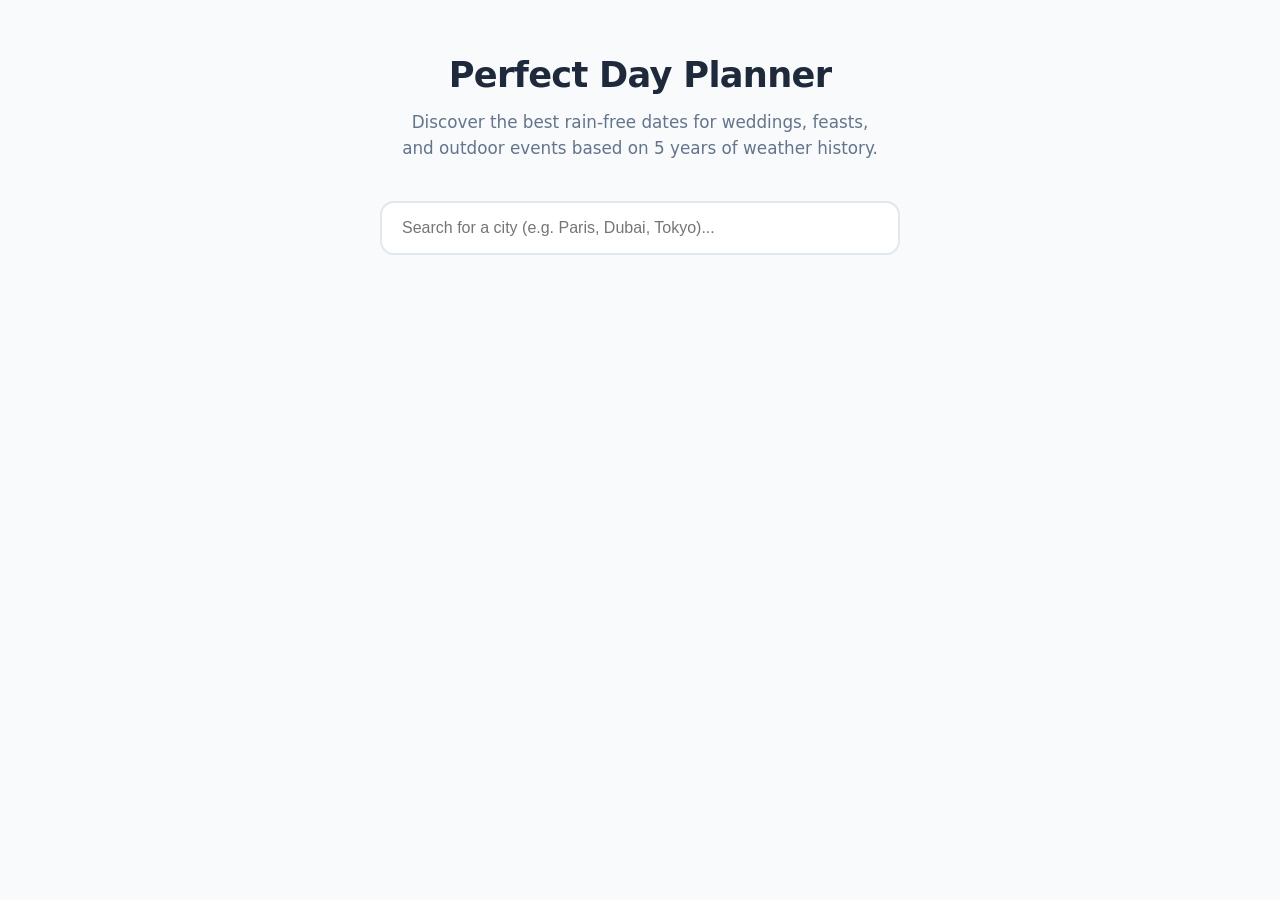
<file: sunny-days/kimi-k2.6/index.html>
<!DOCTYPE html>
<html lang="en">
<head>
  <meta charset="UTF-8">
  <meta name="viewport" content="width=device-width, initial-scale=1.0">
  <title>Perfect Day Planner — Find Rain-Free Event Dates</title>
  <style>
    :root {
      --primary: #2563eb;
      --primary-dark: #1e4ed8;
      --bg: #f8fafc;
      --card: #ffffff;
      --text: #1e293b;
      --text-light: #64748b;
      --border: #e2e8f0;
      --success: #059669;
      --shadow: 0 4px 6px -1px rgba(0,0,0,0.07), 0 2px 4px -1px rgba(0,0,0,0.04);
      --radius: 14px;
    }

    * { box-sizing: border-box; margin: 0; padding: 0; }

    body {
      font-family: system-ui, -apple-system, BlinkMacSystemFont, "Segoe UI", Roboto, "Helvetica Neue", Arial, sans-serif;
      background: var(--bg);
      color: var(--text);
      line-height: 1.55;
      min-height: 100vh;
      -webkit-font-smoothing: antialiased;
    }

    .container {
      max-width: 780px;
      margin: 0 auto;
      padding: 3rem 1rem 4rem;
    }

    header {
      text-align: center;
      margin-bottom: 2.5rem;
    }

    header h1 {
      font-size: clamp(1.6rem, 4vw, 2.2rem);
      font-weight: 800;
      letter-spacing: -0.02em;
      margin-bottom: 0.4rem;
      color: var(--text);
    }

    header p {
      color: var(--text-light);
      font-size: 1.05rem;
      max-width: 480px;
      margin: 0 auto;
    }

    /* Search */
    .search-wrap {
      position: relative;
      max-width: 520px;
      margin: 0 auto 1.5rem;
    }

    .search-wrap input {
      width: 100%;
      padding: 1rem 1.25rem;
      font-size: 1rem;
      border: 2px solid var(--border);
      border-radius: var(--radius);
      outline: none;
      background: var(--card);
      transition: border-color .2s, box-shadow .2s;
    }

    .search-wrap input:focus {
      border-color: var(--primary);
      box-shadow: 0 0 0 4px rgba(37,99,235,0.08);
    }

    .autocomplete {
      position: absolute;
      top: calc(100% + 6px);
      left: 0;
      right: 0;
      background: var(--card);
      border: 1px solid var(--border);
      border-radius: var(--radius);
      box-shadow: var(--shadow);
      z-index: 50;
      max-height: 280px;
      overflow-y: auto;
      display: none;
    }

    .autocomplete-item {
      padding: 0.9rem 1.15rem;
      cursor: pointer;
      border-bottom: 1px solid var(--border);
      transition: background .12s;
    }

    .autocomplete-item:last-child { border-bottom: none; }
    .autocomplete-item:hover, .autocomplete-item.active {
      background: #f1f5f9;
    }
    .autocomplete-item .name { font-weight: 600; font-size: 0.95rem; }
    .autocomplete-item .meta { font-size: 0.82rem; color: var(--text-light); margin-top: 1px; }

    /* Loading */
    .loading {
      text-align: center;
      padding: 3rem 1rem;
      display: none;
    }
    .loading.active { display: block; }
    .spinner {
      width: 44px;
      height: 44px;
      border: 4px solid #e2e8f0;
      border-top-color: var(--primary);
      border-radius: 50%;
      animation: spin .75s linear infinite;
      margin: 0 auto .9rem;
    }
    @keyframes spin { to { transform: rotate(360deg); } }
    .loading p { color: var(--text-light); font-size: 0.95rem; }
    .loading small { color: #94a3b8; font-size: 0.8rem; display: block; margin-top: .35rem; }

    /* Results */
    .results { display: none; margin-top: 1.5rem; }
    .results.active { display: block; }

    .results-header {
      text-align: center;
      margin-bottom: 1.75rem;
    }
    .results-header h2 {
      font-size: clamp(1.25rem, 3vw, 1.6rem);
      font-weight: 700;
      margin-bottom: .25rem;
    }
    .results-header p {
      color: var(--text-light);
      font-size: 0.95rem;
      max-width: 520px;
      margin: 0 auto;
    }
    .results-header .note {
      color: #94a3b8;
      font-size: 0.8rem;
      margin-top: .4rem;
    }

    .day-card {
      background: var(--card);
      border-radius: var(--radius);
      padding: 1.35rem 1.5rem;
      box-shadow: var(--shadow);
      border: 1px solid var(--border);
      margin-bottom: .85rem;
      opacity: 0;
      transform: translateY(8px);
      animation: fadeUp .35s ease forwards;
    }
    @keyframes fadeUp {
      to { opacity: 1; transform: translateY(0); }
    }

    .day-card .date-title {
      font-size: 1.15rem;
      font-weight: 700;
      margin-bottom: .8rem;
      color: var(--success);
      display: flex;
      align-items: center;
      gap: .5rem;
    }

    .day-row {
      display: grid;
      grid-template-columns: 1fr 1fr;
      gap: 1rem;
    }
    @media (max-width: 520px) {
      .day-row { grid-template-columns: 1fr; gap: .6rem; }
    }

    .day-col .label {
      font-size: .72rem;
      text-transform: uppercase;
      letter-spacing: .06em;
      color: var(--text-light);
      font-weight: 600;
      margin-bottom: .15rem;
    }
    .day-col .value {
      font-weight: 600;
      font-size: 1rem;
      color: var(--text);
    }

    /* Empty state */
    .empty-state {
      text-align: center;
      padding: 2.8rem 1.5rem;
      background: var(--card);
      border-radius: var(--radius);
      box-shadow: var(--shadow);
      border: 1px solid var(--border);
      display: none;
      max-width: 560px;
      margin: 0 auto;
    }
    .empty-state.active { display: block; }
    .empty-state h3 { font-size: 1.15rem; margin-bottom: .4rem; color: var(--text); }
    .empty-state p { color: var(--text-light); font-size: 0.95rem; line-height: 1.6; }
    .empty-state .icon { font-size: 2.2rem; margin-bottom: .6rem; opacity: .7; }
  </style>
</head>
<body>
  <div class="container">
    <header>
      <h1>Perfect Day Planner</h1>
      <p>Discover the best rain-free dates for weddings, feasts, and outdoor events based on 5 years of weather history.</p>
    </header>

    <div class="search-wrap">
      <input
        type="text"
        id="locationInput"
        placeholder="Search for a city (e.g. Paris, Dubai, Tokyo)..."
        autocomplete="off"
        aria-label="Search for a location"
        aria-autocomplete="list"
        aria-controls="autocomplete"
      >
      <div class="autocomplete" id="autocomplete" role="listbox"></div>
    </div>

    <div class="loading" id="loading" aria-live="polite">
      <div class="spinner"></div>
      <p>Analyzing 5 years of weather data…</p>
      <small>This may take a few seconds.</small>
    </div>

    <div class="results" id="results" role="region" aria-live="polite">
      <div class="results-header">
        <h2 id="resultsTitle"></h2>
        <p id="resultsSubtitle"></p>
        <p class="note" id="resultsNote"></p>
      </div>
      <div id="resultsList"></div>
    </div>

    <div class="empty-state" id="emptyState" aria-live="polite">
      <div class="icon">🌧️</div>
      <h3>No completely rain-free days found</h3>
      <p id="emptyMessage"></p>
    </div>
  </div>

  <script>
    /* ---------- DOM refs ---------- */
    const locationInput = document.getElementById('locationInput');
    const autocomplete = document.getElementById('autocomplete');
    const loading = document.getElementById('loading');
    const results = document.getElementById('results');
    const resultsTitle = document.getElementById('resultsTitle');
    const resultsSubtitle = document.getElementById('resultsSubtitle');
    const resultsNote = document.getElementById('resultsNote');
    const resultsList = document.getElementById('resultsList');
    const emptyState = document.getElementById('emptyState');
    const emptyMessage = document.getElementById('emptyMessage');

    /* ---------- Constants ---------- */
    const CURRENT_YEAR = new Date().getFullYear();
    const NEXT_YEAR = CURRENT_YEAR + 1;
    const MONTH_NAMES = [
      'January','February','March','April','May','June',
      'July','August','September','October','November','December'
    ];
    const WEEK_DAYS = ['Sunday','Monday','Tuesday','Wednesday','Thursday','Friday','Saturday'];

    /* ---------- State ---------- */
    let debounceTimer;
    let selectedIndex = -1;
    let currentSuggestions = [];

    /* ---------- Events ---------- */
    locationInput.addEventListener('input', (e) => {
      clearTimeout(debounceTimer);
      selectedIndex = -1;
      const query = e.target.value.trim();
      if (query.length < 2) {
        hideAutocomplete();
        return;
      }
      debounceTimer = setTimeout(() => fetchSuggestions(query), 280);
    });

    locationInput.addEventListener('keydown', (e) => {
      if (!currentSuggestions.length) return;
      if (e.key === 'ArrowDown') {
        e.preventDefault();
        selectedIndex = (selectedIndex + 1) % currentSuggestions.length;
        renderSuggestions();
      } else if (e.key === 'ArrowUp') {
        e.preventDefault();
        selectedIndex = (selectedIndex - 1 + currentSuggestions.length) % currentSuggestions.length;
        renderSuggestions();
      } else if (e.key === 'Enter') {
        e.preventDefault();
        if (selectedIndex >= 0) {
          selectLocation(currentSuggestions[selectedIndex]);
        } else if (currentSuggestions.length === 1) {
          selectLocation(currentSuggestions[0]);
        }
      } else if (e.key === 'Escape') {
        hideAutocomplete();
      }
    });

    document.addEventListener('click', (e) => {
      if (!e.target.closest('.search-wrap')) hideAutocomplete();
    });

    /* ---------- Autocomplete ---------- */
    async function fetchSuggestions(query) {
      try {
        const url = `https://geocoding-api.open-meteo.com/v1/search?name=${encodeURIComponent(query)}&count=6&language=en&format=json`;
        const res = await fetch(url);
        const data = await res.json();
        if (!data.results || data.results.length === 0) {
          hideAutocomplete();
          return;
        }
        currentSuggestions = data.results;
        selectedIndex = -1;
        renderSuggestions();
      } catch (err) {
        console.error('Geocoding error:', err);
        hideAutocomplete();
      }
    }

    function renderSuggestions() {
      autocomplete.innerHTML = '';
      currentSuggestions.forEach((place, idx) => {
        const el = document.createElement('div');
        el.className = 'autocomplete-item' + (idx === selectedIndex ? ' active' : '');
        el.setAttribute('role', 'option');
        el.setAttribute('aria-selected', idx === selectedIndex ? 'true' : 'false');
        const parts = [place.name, place.admin1, place.country].filter(Boolean);
        el.innerHTML = `
          <div class="name">${escapeHtml(place.name)}</div>
          <div class="meta">${escapeHtml(parts.slice(1).join(', '))}</div>
        `;
        el.addEventListener('click', () => selectLocation(place));
        autocomplete.appendChild(el);
      });
      autocomplete.style.display = 'block';
    }

    function hideAutocomplete() {
      autocomplete.style.display = 'none';
      selectedIndex = -1;
      currentSuggestions = [];
    }

    function escapeHtml(str) {
      const div = document.createElement('div');
      div.textContent = String(str);
      return div.innerHTML;
    }

    /* ---------- Main flow ---------- */
    async function selectLocation(place) {
      locationInput.value = [place.name, place.country].filter(Boolean).join(', ');
      hideAutocomplete();

      showLoading();
      hideResults();
      hideEmpty();

      try {
        const dryDays = await fetchAndAnalyze(place.latitude, place.longitude);
        if (dryDays.length === 0) {
          showEmpty(place);
        } else {
          showResults(dryDays, place);
        }
      } catch (err) {
        console.error(err);
        hideLoading();
        alert('Unable to fetch weather data. Please check your connection and try again.');
      }
    }

    async function fetchAndAnalyze(lat, lon) {
      const startYear = CURRENT_YEAR - 5;
      const startDate = `${startYear}-01-01`;
      const endDate = `${CURRENT_YEAR - 1}-12-31`;
      const url = `https://archive-api.open-meteo.com/v1/archive?latitude=${lat}&longitude=${lon}&start_date=${startDate}&end_date=${endDate}&daily=precipitation_sum&timezone=auto`;

      const res = await fetch(url);
      if (!res.ok) throw new Error('Weather API returned ' + res.status);
      const data = await res.json();

      const times = data.daily.time;           // ["2006-01-01", ...]
      const precip = data.daily.precipitation_sum; // [0.0, 1.2, null, ...]

      const dayStats = {}; // "MM-DD" -> { rainyCount }

      for (let i = 0; i < times.length; i++) {
        const [, month, day] = times[i].split('-');
        const key = `${month}-${day}`;
        if (!dayStats[key]) dayStats[key] = 0;

        const val = precip[i];
        // Count as a rainy occurrence only if there is a strictly positive amount.
        // Missing values (null/undefined) are treated as dry — ERA5 reanalysis data is very complete.
        if (val !== null && val !== undefined && val > 0) {
          dayStats[key]++;
        }
      }

      const dryDays = [];
      for (const [key, rainyCount] of Object.entries(dayStats)) {
        if (key === '02-29') continue; // skip leap day for practical event planning
        if (rainyCount === 0) {
          const [m, d] = key.split('-').map(Number);
          dryDays.push({ month: m, day: d });
        }
      }

      dryDays.sort((a, b) => (a.month - b.month) || (a.day - b.day));
      return dryDays;
    }

    /* ---------- Helpers ---------- */
    function getWeekday(year, month, day) {
      const date = new Date(year, month - 1, day);
      // Defensive: if date rolled over, the month won't match (only possible for Feb 29, which we skip)
      if (date.getMonth() !== month - 1) return null;
      return WEEK_DAYS[date.getDay()];
    }

    function ordinal(n) {
      const s = ['th','st','nd','rd'];
      const v = n % 100;
      return n + (s[(v - 20) % 10] || s[v] || s[0]);
    }

    function locationLabel(place) {
      return [place.name, place.country].filter(Boolean).join(', ');
    }

    /* ---------- UI states ---------- */
    function showLoading() { loading.classList.add('active'); }
    function hideLoading() { loading.classList.remove('active'); }

    function hideResults() {
      results.classList.remove('active');
      resultsList.innerHTML = '';
    }

    function hideEmpty() { emptyState.classList.remove('active'); }

    function showResults(days, place) {
      hideLoading();
      const label = locationLabel(place);
      resultsTitle.textContent = `${days.length} Perfect Day${days.length !== 1 ? 's' : ''} Found`;
      resultsSubtitle.textContent = `In ${label}, these dates recorded zero rainfall across the past 5 years.`;
      resultsNote.textContent = 'Rain is defined as any strictly positive precipitation amount.';

      resultsList.innerHTML = '';
      days.forEach((d, i) => {
        const monthName = MONTH_NAMES[d.month - 1];
        const thisYearDay = getWeekday(CURRENT_YEAR, d.month, d.day);
        const nextYearDay = getWeekday(NEXT_YEAR, d.month, d.day);

        const card = document.createElement('div');
        card.className = 'day-card';
        card.style.animationDelay = `${i * 0.04}s`;
        card.innerHTML = `
          <div class="date-title">
            <span>☀️</span>
            <span>${monthName} ${ordinal(d.day)}</span>
          </div>
          <div class="day-row">
            <div class="day-col">
              <div class="label">${CURRENT_YEAR}</div>
              <div class="value">${thisYearDay}, ${monthName} ${d.day}, ${CURRENT_YEAR}</div>
            </div>
            <div class="day-col">
              <div class="label">${NEXT_YEAR}</div>
              <div class="value">${nextYearDay}, ${monthName} ${d.day}, ${NEXT_YEAR}</div>
            </div>
          </div>
        `;
        resultsList.appendChild(card);
      });

      results.classList.add('active');
    }

    function showEmpty(place) {
      hideLoading();
      const label = locationLabel(place);
      emptyMessage.textContent = `We analyzed 5 years of weather history for ${label}. Every calendar day had at least some rainfall during that period, so there is no date where it never rained.`;
      emptyState.classList.add('active');
    }
  </script>
</body>
</html>
</file>
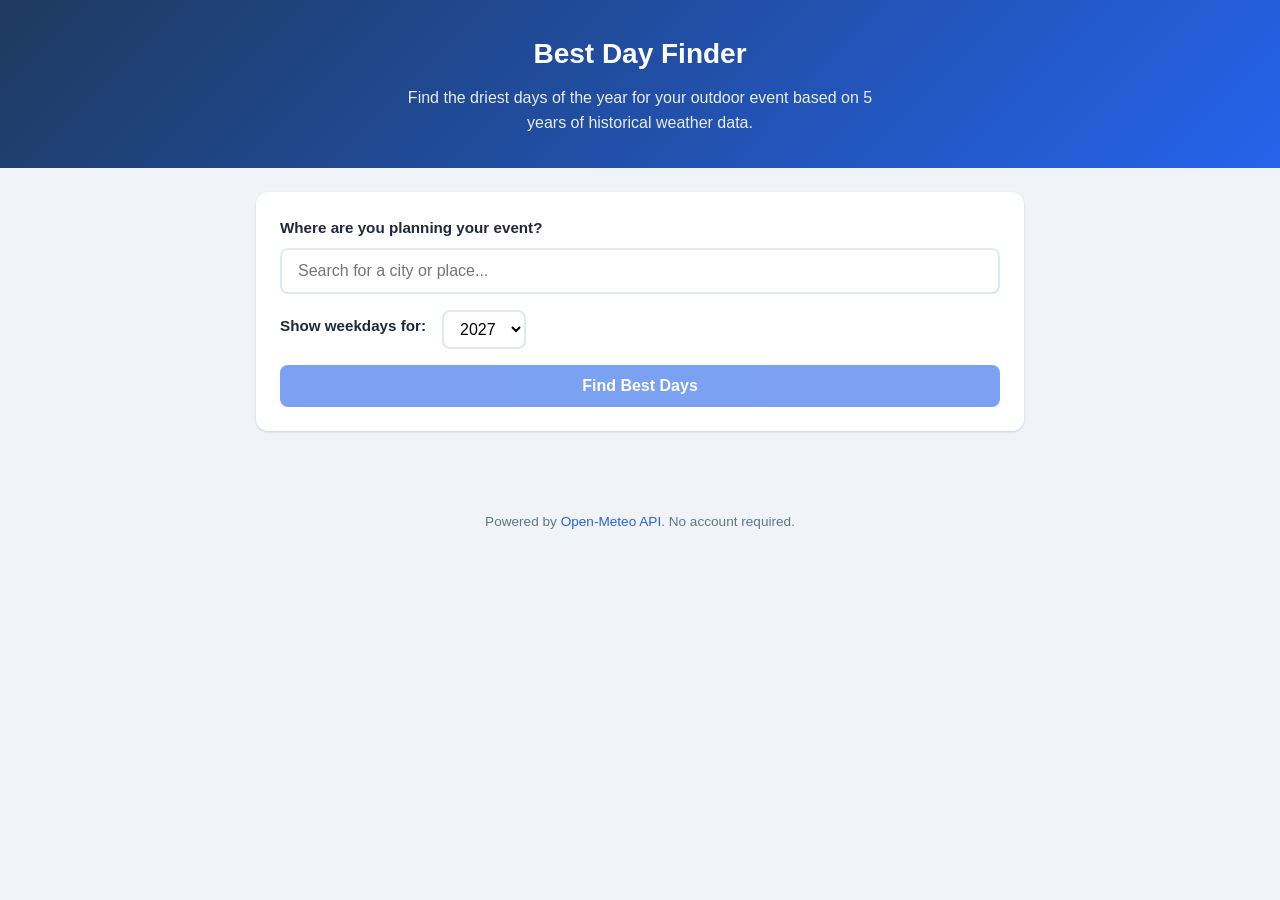
<file: sunny-days/qwen-3.6-plus/index.html>
<!DOCTYPE html>
<html lang="en">
<head>
  <meta charset="UTF-8">
  <meta name="viewport" content="width=device-width, initial-scale=1.0">
  <title>Best Day Finder — Plan Your Event Without Rain</title>
  <style>
    *, *::before, *::after {
      box-sizing: border-box;
      margin: 0;
      padding: 0;
    }

    :root {
      --color-bg: #f0f4f8;
      --color-surface: #ffffff;
      --color-primary: #2563eb;
      --color-primary-hover: #1d4ed8;
      --color-text: #1e293b;
      --color-text-muted: #64748b;
      --color-border: #e2e8f0;
      --color-success: #059669;
      --color-success-bg: #ecfdf5;
      --color-warning: #d97706;
      --color-warning-bg: #fffbeb;
      --color-error: #dc2626;
      --radius: 12px;
      --shadow: 0 1px 3px rgba(0,0,0,0.1), 0 1px 2px rgba(0,0,0,0.06);
      --shadow-lg: 0 10px 15px -3px rgba(0,0,0,0.1), 0 4px 6px -2px rgba(0,0,0,0.05);
    }

    body {
      font-family: -apple-system, BlinkMacSystemFont, "Segoe UI", Roboto, "Helvetica Neue", Arial, sans-serif;
      background: var(--color-bg);
      color: var(--color-text);
      line-height: 1.6;
      min-height: 100vh;
    }

    header {
      background: linear-gradient(135deg, #1e3a5f 0%, #2563eb 100%);
      color: white;
      padding: 2rem 1rem;
      text-align: center;
    }

    header h1 {
      font-size: 1.75rem;
      font-weight: 700;
      margin-bottom: 0.5rem;
    }

    header p {
      opacity: 0.9;
      font-size: 1rem;
      max-width: 500px;
      margin: 0 auto;
    }

    main {
      max-width: 800px;
      margin: 0 auto;
      padding: 1.5rem 1rem;
    }

    .card {
      background: var(--color-surface);
      border-radius: var(--radius);
      box-shadow: var(--shadow);
      padding: 1.5rem;
      margin-bottom: 1.5rem;
    }

    .search-section label {
      display: block;
      font-weight: 600;
      margin-bottom: 0.5rem;
      font-size: 0.95rem;
    }

    .search-wrapper {
      position: relative;
    }

    .search-wrapper input {
      width: 100%;
      padding: 0.75rem 1rem;
      padding-right: 2.5rem;
      border: 2px solid var(--color-border);
      border-radius: 8px;
      font-size: 1rem;
      transition: border-color 0.2s, box-shadow 0.2s;
      outline: none;
    }

    .search-wrapper input:focus {
      border-color: var(--color-primary);
      box-shadow: 0 0 0 3px rgba(37, 99, 235, 0.15);
    }

    .search-wrapper .clear-btn {
      position: absolute;
      right: 0.75rem;
      top: 50%;
      transform: translateY(-50%);
      background: none;
      border: none;
      cursor: pointer;
      color: var(--color-text-muted);
      font-size: 1.25rem;
      padding: 0.25rem;
      display: none;
      line-height: 1;
    }

    .search-wrapper .clear-btn.visible {
      display: block;
    }

    .autocomplete-list {
      position: absolute;
      top: 100%;
      left: 0;
      right: 0;
      background: var(--color-surface);
      border: 1px solid var(--color-border);
      border-radius: 8px;
      margin-top: 4px;
      box-shadow: var(--shadow-lg);
      z-index: 100;
      max-height: 250px;
      overflow-y: auto;
      display: none;
    }

    .autocomplete-list.visible {
      display: block;
    }

    .autocomplete-item {
      padding: 0.75rem 1rem;
      cursor: pointer;
      border-bottom: 1px solid var(--color-border);
      transition: background 0.15s;
    }

    .autocomplete-item:last-child {
      border-bottom: none;
    }

    .autocomplete-item:hover,
    .autocomplete-item.active {
      background: #f1f5f9;
    }

    .autocomplete-item .name {
      font-weight: 500;
    }

    .autocomplete-item .country {
      font-size: 0.85rem;
      color: var(--color-text-muted);
    }

    .selected-location {
      display: none;
      align-items: center;
      gap: 0.5rem;
      padding: 0.75rem 1rem;
      background: #eff6ff;
      border-radius: 8px;
      margin-top: 0.75rem;
      font-size: 0.95rem;
    }

    .selected-location.visible {
      display: flex;
    }

    .selected-location .remove-btn {
      margin-left: auto;
      background: none;
      border: none;
      cursor: pointer;
      color: var(--color-text-muted);
      font-size: 1.1rem;
      padding: 0.25rem;
    }

    .year-selector {
      display: flex;
      align-items: center;
      gap: 1rem;
      margin-top: 1rem;
      flex-wrap: wrap;
    }

    .year-selector label {
      font-weight: 600;
      font-size: 0.95rem;
    }

    .year-selector select {
      padding: 0.5rem 0.75rem;
      border: 2px solid var(--color-border);
      border-radius: 8px;
      font-size: 1rem;
      background: var(--color-surface);
      cursor: pointer;
      outline: none;
    }

    .year-selector select:focus {
      border-color: var(--color-primary);
    }

    .btn {
      display: inline-flex;
      align-items: center;
      justify-content: center;
      gap: 0.5rem;
      padding: 0.75rem 1.5rem;
      background: var(--color-primary);
      color: white;
      border: none;
      border-radius: 8px;
      font-size: 1rem;
      font-weight: 600;
      cursor: pointer;
      transition: background 0.2s, transform 0.1s;
      margin-top: 1rem;
      width: 100%;
    }

    .btn:hover:not(:disabled) {
      background: var(--color-primary-hover);
    }

    .btn:active:not(:disabled) {
      transform: scale(0.98);
    }

    .btn:disabled {
      opacity: 0.6;
      cursor: not-allowed;
    }

    .btn .spinner {
      width: 18px;
      height: 18px;
      border: 2px solid rgba(255,255,255,0.3);
      border-top-color: white;
      border-radius: 50%;
      animation: spin 0.6s linear infinite;
    }

    @keyframes spin {
      to { transform: rotate(360deg); }
    }

    .progress-section {
      display: none;
    }

    .progress-section.visible {
      display: block;
    }

    .progress-bar-container {
      width: 100%;
      height: 8px;
      background: var(--color-border);
      border-radius: 4px;
      overflow: hidden;
      margin: 1rem 0 0.5rem;
    }

    .progress-bar {
      height: 100%;
      background: var(--color-primary);
      border-radius: 4px;
      transition: width 0.3s ease;
      width: 0%;
    }

    .progress-text {
      font-size: 0.875rem;
      color: var(--color-text-muted);
    }

    .results-section {
      display: none;
    }

    .results-section.visible {
      display: block;
    }

    .results-header {
      display: flex;
      align-items: center;
      justify-content: space-between;
      margin-bottom: 1rem;
      flex-wrap: wrap;
      gap: 0.5rem;
    }

    .results-header h2 {
      font-size: 1.25rem;
      font-weight: 700;
    }

    .badge {
      display: inline-flex;
      align-items: center;
      padding: 0.35rem 0.75rem;
      border-radius: 9999px;
      font-size: 0.85rem;
      font-weight: 600;
    }

    .badge-success {
      background: var(--color-success-bg);
      color: var(--color-success);
    }

    .badge-warning {
      background: var(--color-warning-bg);
      color: var(--color-warning);
    }

    .results-grid {
      display: grid;
      grid-template-columns: repeat(auto-fill, minmax(220px, 1fr));
      gap: 0.75rem;
    }

    .day-card {
      background: var(--color-surface);
      border: 1px solid var(--color-border);
      border-radius: 8px;
      padding: 1rem;
      transition: box-shadow 0.2s, transform 0.15s;
    }

    .day-card:hover {
      box-shadow: var(--shadow);
      transform: translateY(-2px);
    }

    .day-card .date {
      font-weight: 700;
      font-size: 1.05rem;
      margin-bottom: 0.5rem;
    }

    .day-card .weekdays {
      font-size: 0.875rem;
      color: var(--color-text-muted);
    }

    .day-card .weekdays span {
      display: block;
    }

    .day-card .streak {
      margin-top: 0.5rem;
      font-size: 0.8rem;
      color: var(--color-success);
      font-weight: 500;
    }

    .no-results {
      text-align: center;
      padding: 2rem 1rem;
    }

    .no-results .icon {
      font-size: 3rem;
      margin-bottom: 1rem;
    }

    .no-results h3 {
      font-size: 1.15rem;
      margin-bottom: 0.5rem;
    }

    .no-results p {
      color: var(--color-text-muted);
      font-size: 0.95rem;
    }

    .error-message {
      display: none;
      padding: 1rem;
      background: #fef2f2;
      border: 1px solid #fecaca;
      border-radius: 8px;
      color: var(--color-error);
      margin-top: 1rem;
      font-size: 0.95rem;
    }

    .error-message.visible {
      display: block;
    }

    .info-box {
      display: flex;
      gap: 0.75rem;
      padding: 1rem;
      background: #f8fafc;
      border-radius: 8px;
      font-size: 0.9rem;
      color: var(--color-text-muted);
      margin-top: 1rem;
    }

    .info-box .icon {
      font-size: 1.25rem;
      flex-shrink: 0;
    }

    .month-group {
      margin-bottom: 1.5rem;
    }

    .month-group:last-child {
      margin-bottom: 0;
    }

    .month-group h3 {
      font-size: 1rem;
      font-weight: 600;
      margin-bottom: 0.75rem;
      padding-bottom: 0.5rem;
      border-bottom: 2px solid var(--color-border);
    }

    .view-toggle {
      display: flex;
      gap: 0.5rem;
      margin-bottom: 1rem;
    }

    .view-toggle button {
      padding: 0.5rem 1rem;
      border: 2px solid var(--color-border);
      background: var(--color-surface);
      border-radius: 6px;
      cursor: pointer;
      font-size: 0.875rem;
      font-weight: 500;
      transition: all 0.2s;
    }

    .view-toggle button.active {
      border-color: var(--color-primary);
      background: #eff6ff;
      color: var(--color-primary);
    }

    .calendar-view {
      display: none;
    }

    .calendar-view.visible {
      display: block;
    }

    .calendar-grid {
      display: grid;
      grid-template-columns: repeat(auto-fill, minmax(280px, 1fr));
      gap: 1rem;
    }

    .calendar-month {
      background: var(--color-surface);
      border: 1px solid var(--color-border);
      border-radius: 8px;
      padding: 0.75rem;
    }

    .calendar-month h4 {
      text-align: center;
      font-size: 0.95rem;
      margin-bottom: 0.5rem;
      color: var(--color-text-muted);
    }

    .calendar-days-header {
      display: grid;
      grid-template-columns: repeat(7, 1fr);
      text-align: center;
      font-size: 0.75rem;
      font-weight: 600;
      color: var(--color-text-muted);
      margin-bottom: 0.25rem;
    }

    .calendar-days {
      display: grid;
      grid-template-columns: repeat(7, 1fr);
      gap: 2px;
    }

    .calendar-day {
      aspect-ratio: 1;
      display: flex;
      align-items: center;
      justify-content: center;
      font-size: 0.8rem;
      border-radius: 4px;
    }

    .calendar-day.safe {
      background: var(--color-success-bg);
      color: var(--color-success);
      font-weight: 600;
    }

    .calendar-day.rainy {
      color: var(--color-text-muted);
    }

    .legend {
      display: flex;
      gap: 1rem;
      margin-top: 1rem;
      font-size: 0.85rem;
      color: var(--color-text-muted);
      flex-wrap: wrap;
    }

    .legend-item {
      display: flex;
      align-items: center;
      gap: 0.35rem;
    }

    .legend-dot {
      width: 12px;
      height: 12px;
      border-radius: 3px;
    }

    .legend-dot.safe {
      background: var(--color-success-bg);
      border: 1px solid var(--color-success);
    }

    .legend-dot.rainy {
      background: var(--color-border);
    }

    footer {
      text-align: center;
      padding: 2rem 1rem;
      color: var(--color-text-muted);
      font-size: 0.85rem;
    }

    footer a {
      color: var(--color-primary);
      text-decoration: none;
    }

    footer a:hover {
      text-decoration: underline;
    }

    @media (max-width: 640px) {
      header h1 {
        font-size: 1.4rem;
      }

      header p {
        font-size: 0.9rem;
      }

      .card {
        padding: 1rem;
      }

      .results-grid {
        grid-template-columns: 1fr;
      }

      .calendar-grid {
        grid-template-columns: 1fr;
      }
    }
  </style>
</head>
<body>
  <header>
    <h1>Best Day Finder</h1>
    <p>Find the driest days of the year for your outdoor event based on 5 years of historical weather data.</p>
  </header>

  <main>
    <div class="card search-section">
      <label for="location-input">Where are you planning your event?</label>
      <div class="search-wrapper">
        <input
          type="text"
          id="location-input"
          placeholder="Search for a city or place..."
          autocomplete="off"
        />
        <button class="clear-btn" id="clear-btn" title="Clear">&times;</button>
        <div class="autocomplete-list" id="autocomplete-list"></div>
      </div>

      <div class="selected-location" id="selected-location">
        <span class="icon">&#x1F4CD;</span>
        <span class="text" id="selected-location-text"></span>
        <button class="remove-btn" id="remove-location-btn" title="Remove">&times;</button>
      </div>

      <div class="year-selector">
        <label for="year-select">Show weekdays for:</label>
        <select id="year-select"></select>
      </div>

      <button class="btn" id="search-btn" disabled>
        <span class="btn-text">Find Best Days</span>
      </button>

      <div class="error-message" id="error-message"></div>
    </div>

    <div class="card progress-section" id="progress-section">
      <div class="progress-text" id="progress-text">Fetching weather data...</div>
      <div class="progress-bar-container">
        <div class="progress-bar" id="progress-bar"></div>
      </div>
    </div>

    <div class="card results-section" id="results-section">
      <div class="results-header">
        <h2 id="results-title">Best Days</h2>
        <span class="badge" id="results-badge"></span>
      </div>

      <div class="view-toggle" id="view-toggle">
        <button class="active" data-view="list">List View</button>
        <button data-view="calendar">Calendar View</button>
      </div>

      <div id="list-view">
        <div id="results-content"></div>
      </div>

      <div class="calendar-view" id="calendar-view">
        <div class="calendar-grid" id="calendar-grid"></div>
        <div class="legend">
          <div class="legend-item">
            <div class="legend-dot safe"></div>
            <span>No rain in 20 years</span>
          </div>
          <div class="legend-item">
            <div class="legend-dot rainy"></div>
            <span>Rain occurred</span>
          </div>
        </div>
      </div>

      <div class="info-box">
        <span class="icon">&#x2139;&#xFE0F;</span>
        <span>Data from <a href="https://open-meteo.com/" target="_blank" rel="noopener">Open-Meteo</a>. Rain is defined as precipitation &gt; 0 mm. Historical data covers the last 5 years.</span>
      </div>
    </div>
  </main>

  <footer>
    Powered by <a href="https://open-meteo.com/" target="_blank" rel="noopener">Open-Meteo API</a>. No account required.
  </footer>

  <script>
    (function() {
      'use strict';

      const GEOCODING_URL = 'https://geocoding-api.open-meteo.com/v1/search';
      const WEATHER_URL = 'https://archive-api.open-meteo.com/v1/archive';

      const MONTHS = ['January', 'February', 'March', 'April', 'May', 'June',
                      'July', 'August', 'September', 'October', 'November', 'December'];
      const WEEKDAYS = ['Sunday', 'Monday', 'Tuesday', 'Wednesday', 'Thursday', 'Friday', 'Saturday'];
      const WEEKDAYS_SHORT = ['Sun', 'Mon', 'Tue', 'Wed', 'Thu', 'Fri', 'Sat'];

      let selectedLocation = null;
      let autocompleteTimeout = null;
      let activeAutocompleteIndex = -1;
      let autocompleteResults = [];
      let lastSafeDays = [];
      let lastTotalYears = 0;

      const locationInput = document.getElementById('location-input');
      const clearBtn = document.getElementById('clear-btn');
      const autocompleteList = document.getElementById('autocomplete-list');
      const selectedLocationEl = document.getElementById('selected-location');
      const selectedLocationText = document.getElementById('selected-location-text');
      const removeLocationBtn = document.getElementById('remove-location-btn');
      const yearSelect = document.getElementById('year-select');
      const searchBtn = document.getElementById('search-btn');
      const errorMessage = document.getElementById('error-message');
      const progressSection = document.getElementById('progress-section');
      const progressText = document.getElementById('progress-text');
      const progressBar = document.getElementById('progress-bar');
      const resultsSection = document.getElementById('results-section');
      const resultsTitle = document.getElementById('results-title');
      const resultsBadge = document.getElementById('results-badge');
      const resultsContent = document.getElementById('results-content');
      const viewToggle = document.getElementById('view-toggle');
      const listView = document.getElementById('list-view');
      const calendarView = document.getElementById('calendar-view');
      const calendarGrid = document.getElementById('calendar-grid');

      function initYearSelector() {
        const currentYear = new Date().getFullYear();
        for (let y = currentYear; y <= currentYear + 2; y++) {
          const opt = document.createElement('option');
          opt.value = y;
          opt.textContent = y;
          if (y === currentYear + 1) opt.selected = true;
          yearSelect.appendChild(opt);
        }
      }

      locationInput.addEventListener('input', function() {
        const query = this.value.trim();
        clearBtn.classList.toggle('visible', query.length > 0);

        if (query.length < 3) {
          hideAutocomplete();
          return;
        }

        clearTimeout(autocompleteTimeout);
        activeAutocompleteIndex = -1;

        autocompleteTimeout = setTimeout(() => fetchLocations(query), 300);
      });

      locationInput.addEventListener('keydown', function(e) {
        if (!autocompleteList.classList.contains('visible')) return;

        const items = autocompleteList.querySelectorAll('.autocomplete-item');
        if (e.key === 'ArrowDown') {
          e.preventDefault();
          activeAutocompleteIndex = Math.min(activeAutocompleteIndex + 1, items.length - 1);
          updateAutocompleteHighlight(items);
        } else if (e.key === 'ArrowUp') {
          e.preventDefault();
          activeAutocompleteIndex = Math.max(activeAutocompleteIndex - 1, 0);
          updateAutocompleteHighlight(items);
        } else if (e.key === 'Enter' && activeAutocompleteIndex >= 0) {
          e.preventDefault();
          selectLocation(autocompleteResults[activeAutocompleteIndex]);
        } else if (e.key === 'Escape') {
          hideAutocomplete();
        }
      });

      document.addEventListener('click', function(e) {
        if (!e.target.closest('.search-wrapper')) {
          hideAutocomplete();
        }
      });

      clearBtn.addEventListener('click', function() {
        locationInput.value = '';
        clearBtn.classList.remove('visible');
        hideAutocomplete();
        locationInput.focus();
      });

      removeLocationBtn.addEventListener('click', function() {
        selectedLocation = null;
        selectedLocationEl.classList.remove('visible');
        locationInput.value = '';
        locationInput.disabled = false;
        clearBtn.classList.remove('visible');
        searchBtn.disabled = true;
        resultsSection.classList.remove('visible');
        locationInput.focus();
      });

      searchBtn.addEventListener('click', analyzeWeather);

      viewToggle.addEventListener('click', function(e) {
        const btn = e.target.closest('button');
        if (!btn) return;
        const view = btn.dataset.view;
        viewToggle.querySelectorAll('button').forEach(b => b.classList.remove('active'));
        btn.classList.add('active');
        if (view === 'list') {
          listView.style.display = 'block';
          calendarView.classList.remove('visible');
        } else {
          listView.style.display = 'none';
          calendarView.classList.add('visible');
        }
      });

      yearSelect.addEventListener('change', function() {
        if (resultsSection.classList.contains('visible') && lastSafeDays.length > 0) {
          renderResults(lastSafeDays, lastTotalYears);
        }
      });

      function updateAutocompleteHighlight(items) {
        items.forEach((item, i) => {
          item.classList.toggle('active', i === activeAutocompleteIndex);
        });
      }

      async function fetchLocations(query) {
        try {
          const resp = await fetch(`${GEOCODING_URL}?name=${encodeURIComponent(query)}&count=6&language=en&format=json`);
          if (!resp.ok) throw new Error('Geocoding request failed');
          const data = await resp.json();

          if (!data.results || data.results.length === 0) {
            showAutocomplete([{ name: 'No results found', country: '' }], true);
            return;
          }

          autocompleteResults = data.results;
          showAutocomplete(data.results.map(r => ({
            name: [r.name, r.admin1, r.admin2].filter(Boolean).join(', '),
            country: r.country || '',
            latitude: r.latitude,
            longitude: r.longitude,
          })));
        } catch (err) {
          console.error('Geocoding error:', err);
        }
      }

      function showAutocomplete(items, isEmpty) {
        autocompleteList.innerHTML = '';
        items.forEach((item, i) => {
          const div = document.createElement('div');
          div.className = 'autocomplete-item';
          div.innerHTML = `<div class="name">${escapeHtml(item.name)}</div>
                           ${item.country ? `<div class="country">${escapeHtml(item.country)}</div>` : ''}`;
          if (isEmpty) {
            div.style.cursor = 'default';
            div.style.color = 'var(--color-text-muted)';
          } else {
            div.addEventListener('click', () => selectLocation(autocompleteResults[i]));
          }
          autocompleteList.appendChild(div);
        });
        autocompleteList.classList.add('visible');
        activeAutocompleteIndex = -1;
      }

      function hideAutocomplete() {
        autocompleteList.classList.remove('visible');
        autocompleteResults = [];
        activeAutocompleteIndex = -1;
      }

      function selectLocation(loc) {
        selectedLocation = loc;
        const displayName = [loc.name, loc.country].filter(Boolean).join(', ');
        selectedLocationText.textContent = displayName;
        selectedLocationEl.classList.add('visible');
        locationInput.disabled = true;
        hideAutocomplete();
        searchBtn.disabled = false;
        resultsSection.classList.remove('visible');
      }

      function escapeHtml(str) {
        const div = document.createElement('div');
        div.textContent = str;
        return div.innerHTML;
      }

      async function analyzeWeather() {
        if (!selectedLocation) return;

        searchBtn.disabled = true;
        searchBtn.innerHTML = '<span class="spinner"></span><span class="btn-text">Analyzing...</span>';
        errorMessage.classList.remove('visible');
        resultsSection.classList.remove('visible');
        progressSection.classList.add('visible');
        progressBar.style.width = '0%';
        progressText.textContent = 'Starting analysis...';

        const currentYear = new Date().getFullYear();
        const startYear = currentYear - 5;
        const endYear = currentYear - 1;
        const totalYears = endYear - startYear + 1;

        const dayRainCount = {};
        const dayStreak = {};

        try {
          for (let year = startYear; year <= endYear; year++) {
            const progress = ((year - startYear) / totalYears) * 100;
            progressBar.style.width = `${progress}%`;
            progressText.textContent = `Fetching data for ${year}... (${year - startYear + 1}/${totalYears})`;

            const data = await fetchYearData(selectedLocation.latitude, selectedLocation.longitude, year);
            if (!data) continue;

            const precipitation = data.daily?.precipitation_sum;
            const time = data.daily?.time;
            if (!precipitation || !time) continue;

            for (let i = 0; i < time.length; i++) {
              const dateStr = time[i];
              const key = dateStr.substring(5);
              if (!(key in dayRainCount)) {
                dayRainCount[key] = 0;
                dayStreak[key] = 0;
              }
              if (precipitation[i] > 0) {
                dayRainCount[key]++;
                dayStreak[key] = 0;
              } else {
                dayStreak[key]++;
              }
            }
          }

          progressBar.style.width = '100%';
          progressText.textContent = 'Analysis complete!';

          const safeDays = [];
          for (const key in dayRainCount) {
            if (dayRainCount[key] === 0) {
              safeDays.push({ dateKey: key, streak: dayStreak[key] });
            }
          }

          setTimeout(() => {
            progressSection.classList.remove('visible');
            lastSafeDays = safeDays;
            lastTotalYears = totalYears;
            renderResults(safeDays, totalYears);
          }, 500);

        } catch (err) {
          console.error('Weather analysis error:', err);
          progressSection.classList.remove('visible');
          showError('Failed to fetch weather data. Please try again later.');
        } finally {
          searchBtn.disabled = false;
          searchBtn.innerHTML = '<span class="btn-text">Find Best Days</span>';
        }
      }

      async function fetchYearData(lat, lon, year) {
        const url = `${WEATHER_URL}?latitude=${lat}&longitude=${lon}&start_date=${year}-01-01&end_date=${year}-12-31&daily=precipitation_sum&timezone=auto`;
        const resp = await fetch(url);
        if (!resp.ok) throw new Error(`Failed to fetch data for ${year}`);
        return resp.json();
      }

      function renderResults(safeDays, totalYears) {
        resultsSection.classList.add('visible');

        const selectedYear = parseInt(yearSelect.value);
        const displayYear1 = selectedYear;
        const displayYear2 = selectedYear + 1;

        resultsTitle.textContent = `Best Days for ${selectedLocation.name}`;

        if (safeDays.length === 0) {
          resultsBadge.className = 'badge badge-warning';
          resultsBadge.textContent = `${totalYears} years analyzed`;
          resultsContent.innerHTML = `
            <div class="no-results">
              <div class="icon">&#x1F327;&#xFE0F;</div>
              <h3>No completely rain-free days found</h3>
              <p>In the last ${totalYears} years, it has rained at least once on every day of the year at this location. Consider checking nearby locations or being prepared with a backup plan.</p>
            </div>
          `;
          calendarGrid.innerHTML = '';
          return;
        }

        resultsBadge.className = 'badge badge-success';
        resultsBadge.textContent = `${safeDays.length} dry day${safeDays.length !== 1 ? 's' : ''} found`;

        safeDays.sort((a, b) => b.streak - a.streak || a.dateKey.localeCompare(b.dateKey));

        let listHtml = '';
        let currentMonth = -1;

        safeDays.forEach(({ dateKey, streak }) => {
          const [monthStr, dayStr] = dateKey.split('-');
          const month = parseInt(monthStr) - 1;
          const day = parseInt(dayStr);

          if (month !== currentMonth) {
            if (currentMonth !== -1) listHtml += '</div>';
            currentMonth = month;
            listHtml += `<div class="month-group"><h3>${MONTHS[month]}</h3><div class="results-grid">`;
          }

          const dateStr = `${MONTHS[month]} ${day}`;
          const date1 = new Date(displayYear1, month, day);
          const date2 = new Date(displayYear2, month, day);
          const weekday1 = WEEKDAYS[date1.getDay()];
          const weekday2 = WEEKDAYS[date2.getDay()];

          listHtml += `
            <div class="day-card">
              <div class="date">${dateStr}</div>
              <div class="weekdays">
                <span>${displayYear1}: ${weekday1}</span>
                <span>${displayYear2}: ${weekday2}</span>
              </div>
              <div class="streak">${streak} consecutive dry year${streak !== 1 ? 's' : ''}</div>
            </div>
          `;
        });

        if (safeDays.length > 0) listHtml += '</div></div>';
        resultsContent.innerHTML = listHtml;

        renderCalendar(safeDays);
      }

      function renderCalendar(safeDays) {
        const currentYear = new Date().getFullYear();
        const safeSet = new Set(safeDays.map(d => d.dateKey));
        calendarGrid.innerHTML = '';

        for (let month = 0; month < 12; month++) {
          const monthDiv = document.createElement('div');
          monthDiv.className = 'calendar-month';

          const firstDay = new Date(currentYear, month, 1);
          const lastDay = new Date(currentYear, month + 1, 0);
          const startWeekday = firstDay.getDay();
          const daysInMonth = lastDay.getDate();

          let html = `<h4>${MONTHS[month]}</h4>`;
          html += '<div class="calendar-days-header">';
          WEEKDAYS_SHORT.forEach(d => { html += `<div>${d}</div>`; });
          html += '</div><div class="calendar-days">';

          for (let i = 0; i < startWeekday; i++) {
            html += '<div class="calendar-day"></div>';
          }

          for (let day = 1; day <= daysInMonth; day++) {
            const dateKey = `${String(month + 1).padStart(2, '0')}-${String(day).padStart(2, '0')}`;
            const isSafe = safeSet.has(dateKey);
            html += `<div class="calendar-day ${isSafe ? 'safe' : 'rainy'}">${day}</div>`;
          }

          html += '</div>';
          monthDiv.innerHTML = html;
          calendarGrid.appendChild(monthDiv);
        }
      }

      function showError(msg) {
        errorMessage.textContent = msg;
        errorMessage.classList.add('visible');
      }

      initYearSelector();
    })();
  </script>
</body>
</html>
</file>
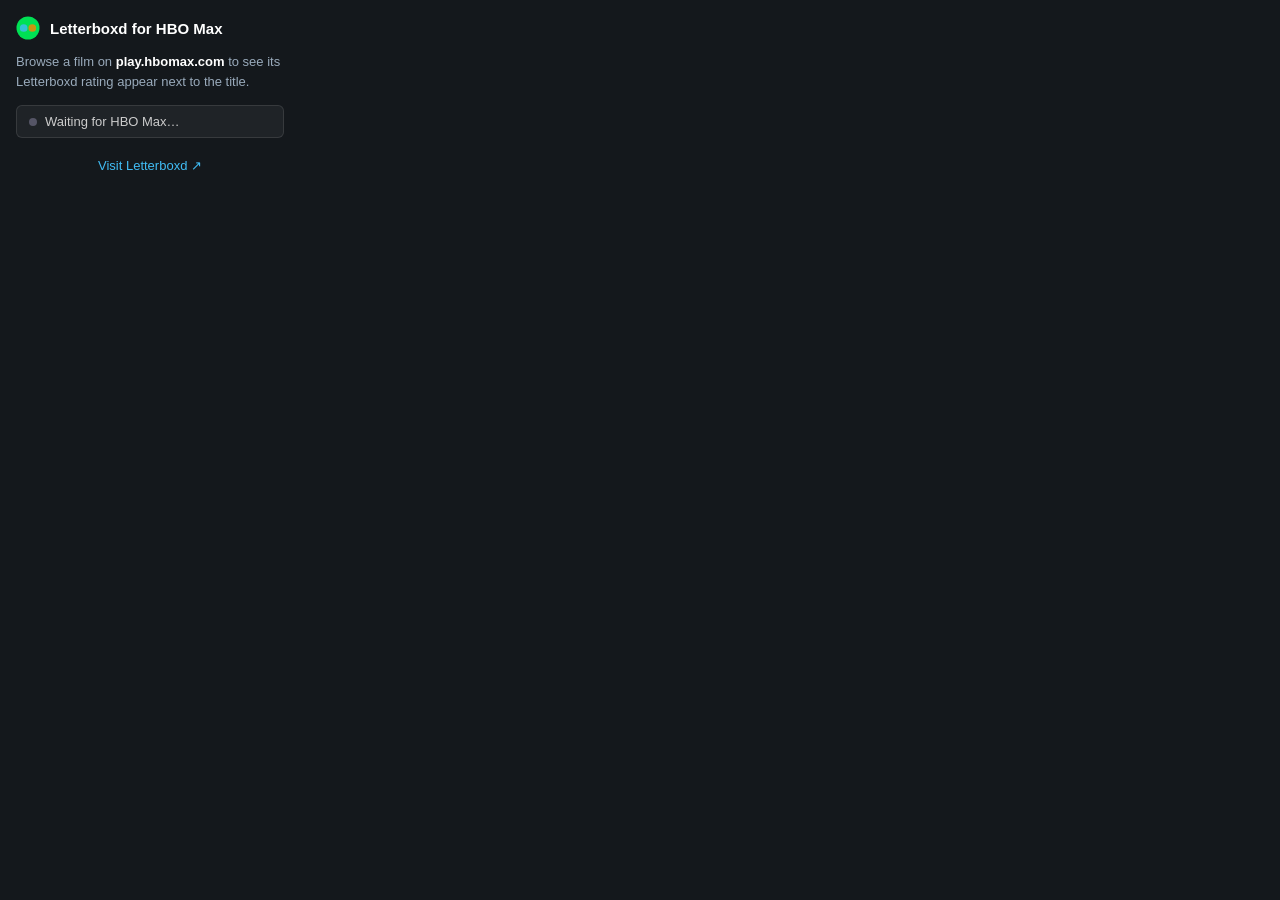
<file: firefox-letterboxd-hbo/popup.html>
<!DOCTYPE html>
<html lang="en">
<head>
  <meta charset="UTF-8">
  <link rel="stylesheet" href="popup.css">
</head>
<body>
  <div class="popup-container">
    <div class="popup-header">
      <svg width="24" height="24" viewBox="0 0 500 500" xmlns="http://www.w3.org/2000/svg">
        <circle cx="250" cy="250" r="240" fill="#00E054"/>
        <circle cx="160" cy="250" r="80" fill="#40BCF4" opacity="0.8"/>
        <circle cx="340" cy="250" r="80" fill="#FF8000" opacity="0.8"/>
      </svg>
      <h1>Letterboxd for HBO Max</h1>
    </div>
    <p class="popup-description">
      Browse a film on <strong>play.hbomax.com</strong> to see its Letterboxd rating
      appear next to the title.
    </p>
    <div id="status" class="popup-status">
      <span id="status-text">Waiting for HBO Max…</span>
    </div>
    <a href="https://letterboxd.com" target="_blank" rel="noopener noreferrer" class="popup-link">
      Visit Letterboxd ↗
    </a>
  </div>
  <script src="popup.js"></script>
</body>
</html>
</file>
<file: firefox-letterboxd-hbo/popup.css>
* {
  margin: 0;
  padding: 0;
  box-sizing: border-box;
}

body {
  width: 300px;
  font-family: -apple-system, BlinkMacSystemFont, "Segoe UI", Roboto, sans-serif;
  background: #14181c;
  color: #ccc;
}

.popup-container {
  padding: 16px;
}

.popup-header {
  display: flex;
  align-items: center;
  gap: 10px;
  margin-bottom: 12px;
}

.popup-header h1 {
  font-size: 15px;
  font-weight: 600;
  color: #fff;
}

.popup-description {
  font-size: 13px;
  line-height: 1.5;
  margin-bottom: 14px;
  color: #99aabb;
}

.popup-description strong {
  color: #fff;
}

.popup-status {
  display: flex;
  align-items: center;
  gap: 8px;
  padding: 8px 12px;
  border-radius: 6px;
  font-size: 13px;
  margin-bottom: 14px;
  background: rgba(255, 255, 255, 0.05);
  border: 1px solid rgba(255, 255, 255, 0.1);
}

.popup-status::before {
  content: "";
  display: inline-block;
  width: 8px;
  height: 8px;
  border-radius: 50%;
  background: #556;
}

.popup-status.active::before {
  background: #00e054;
}

.popup-status.inactive::before {
  background: #556;
}

.popup-link {
  display: block;
  text-align: center;
  font-size: 13px;
  color: #40bcf4;
  text-decoration: none;
  padding: 6px;
  border-radius: 4px;
  transition: background 0.2s ease;
}

.popup-link:hover {
  background: rgba(64, 188, 244, 0.1);
}
</file>
